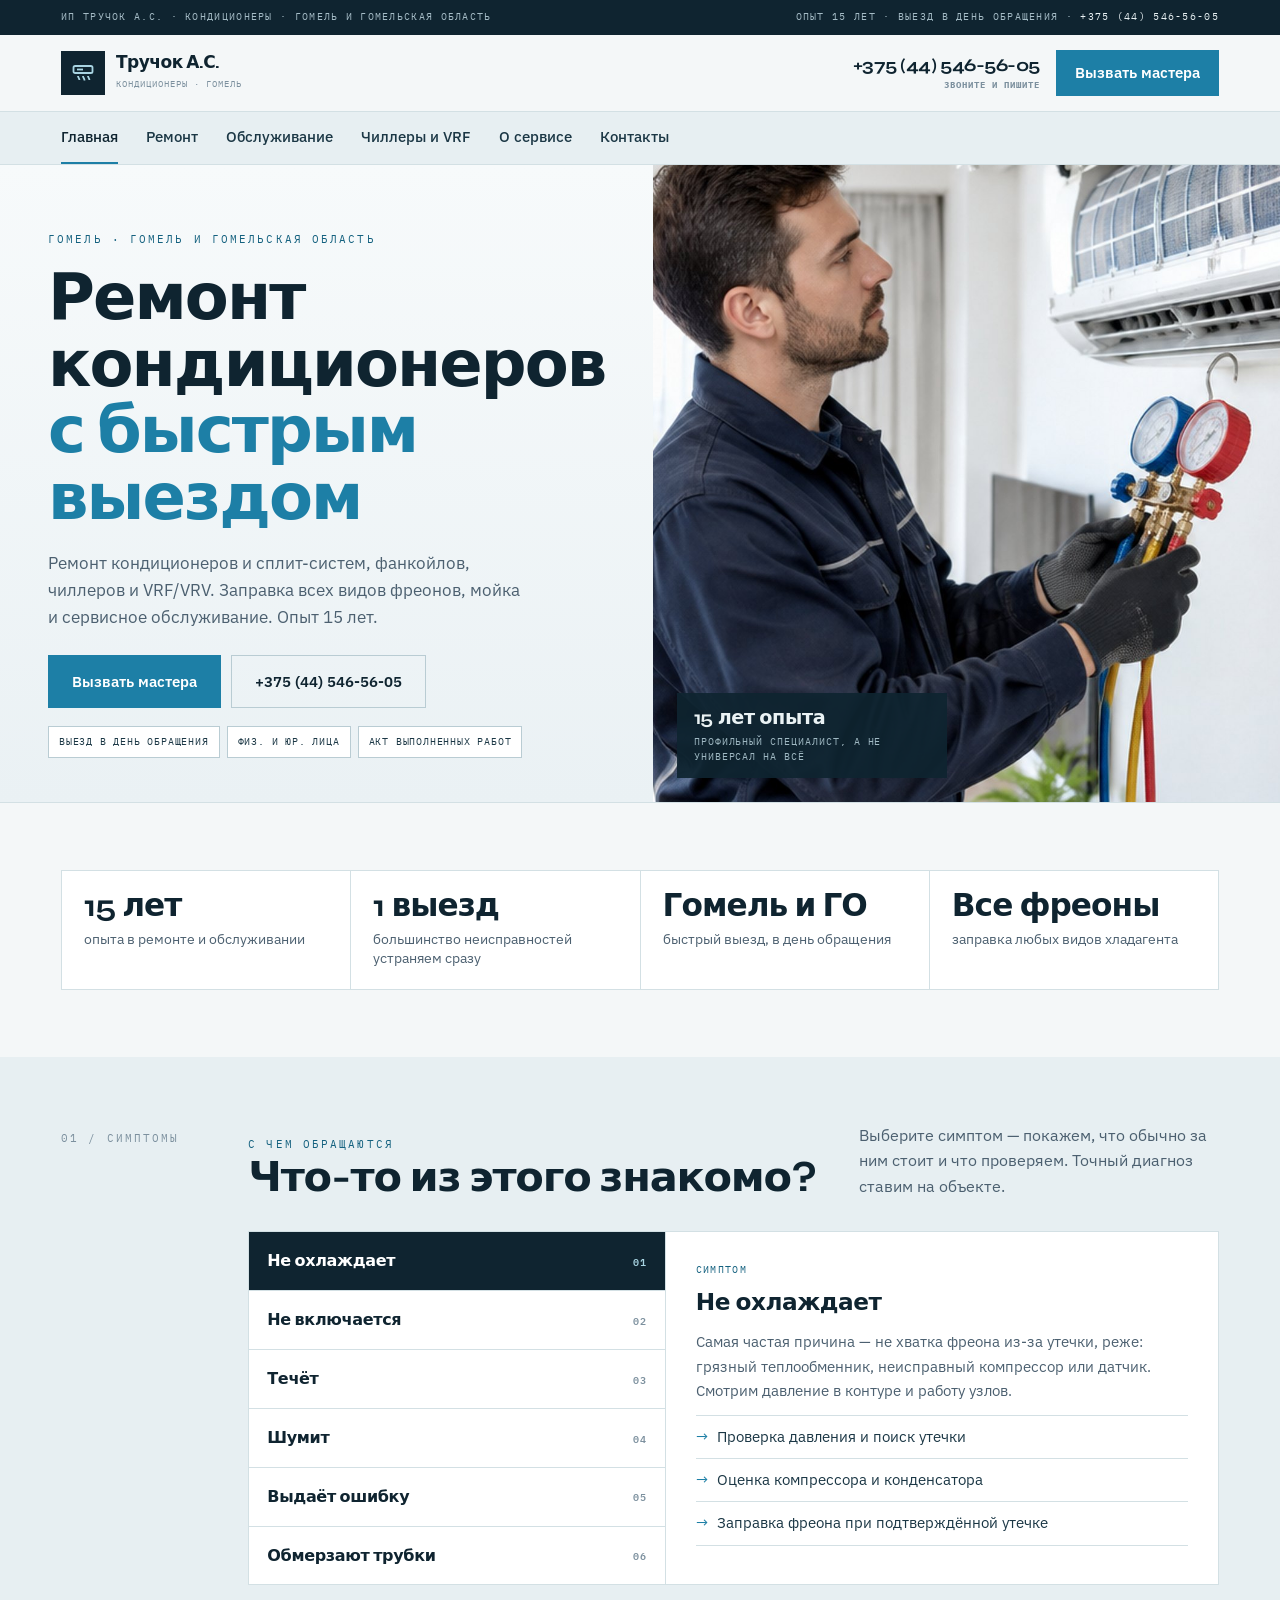
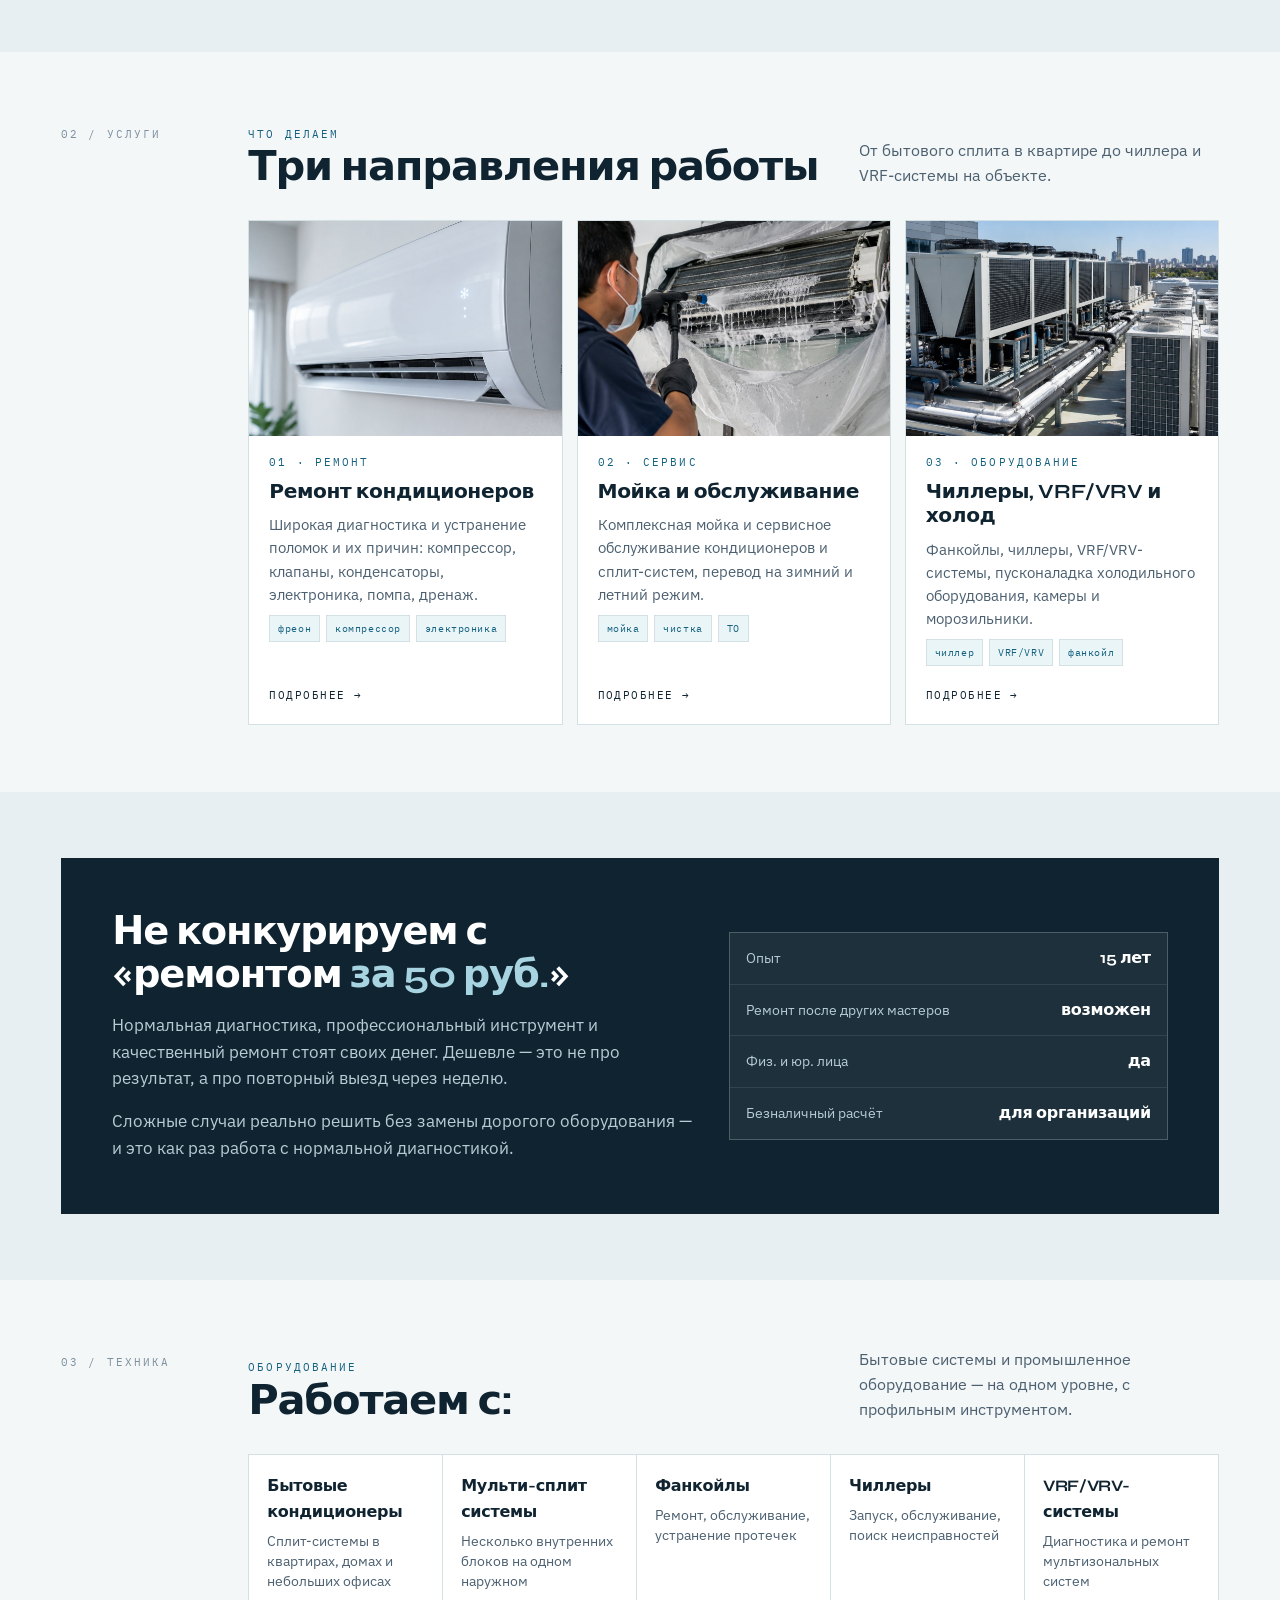
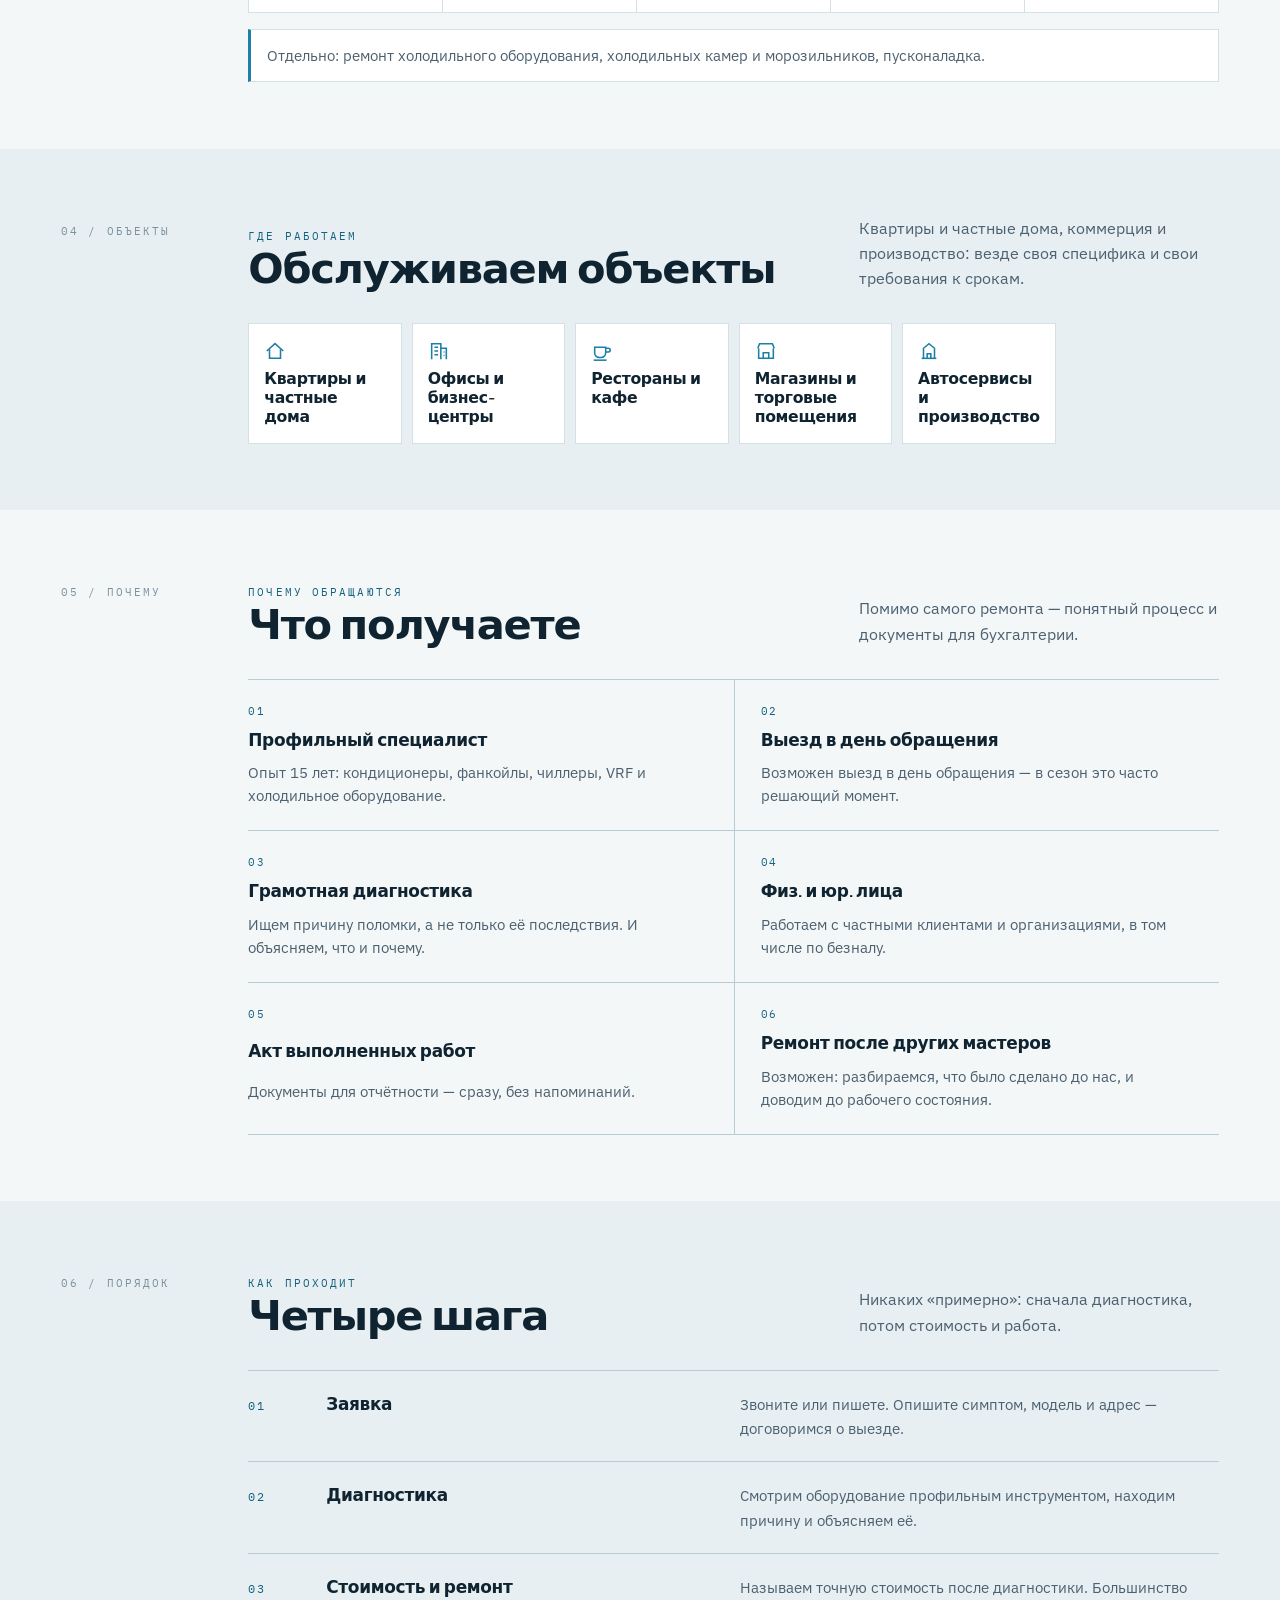
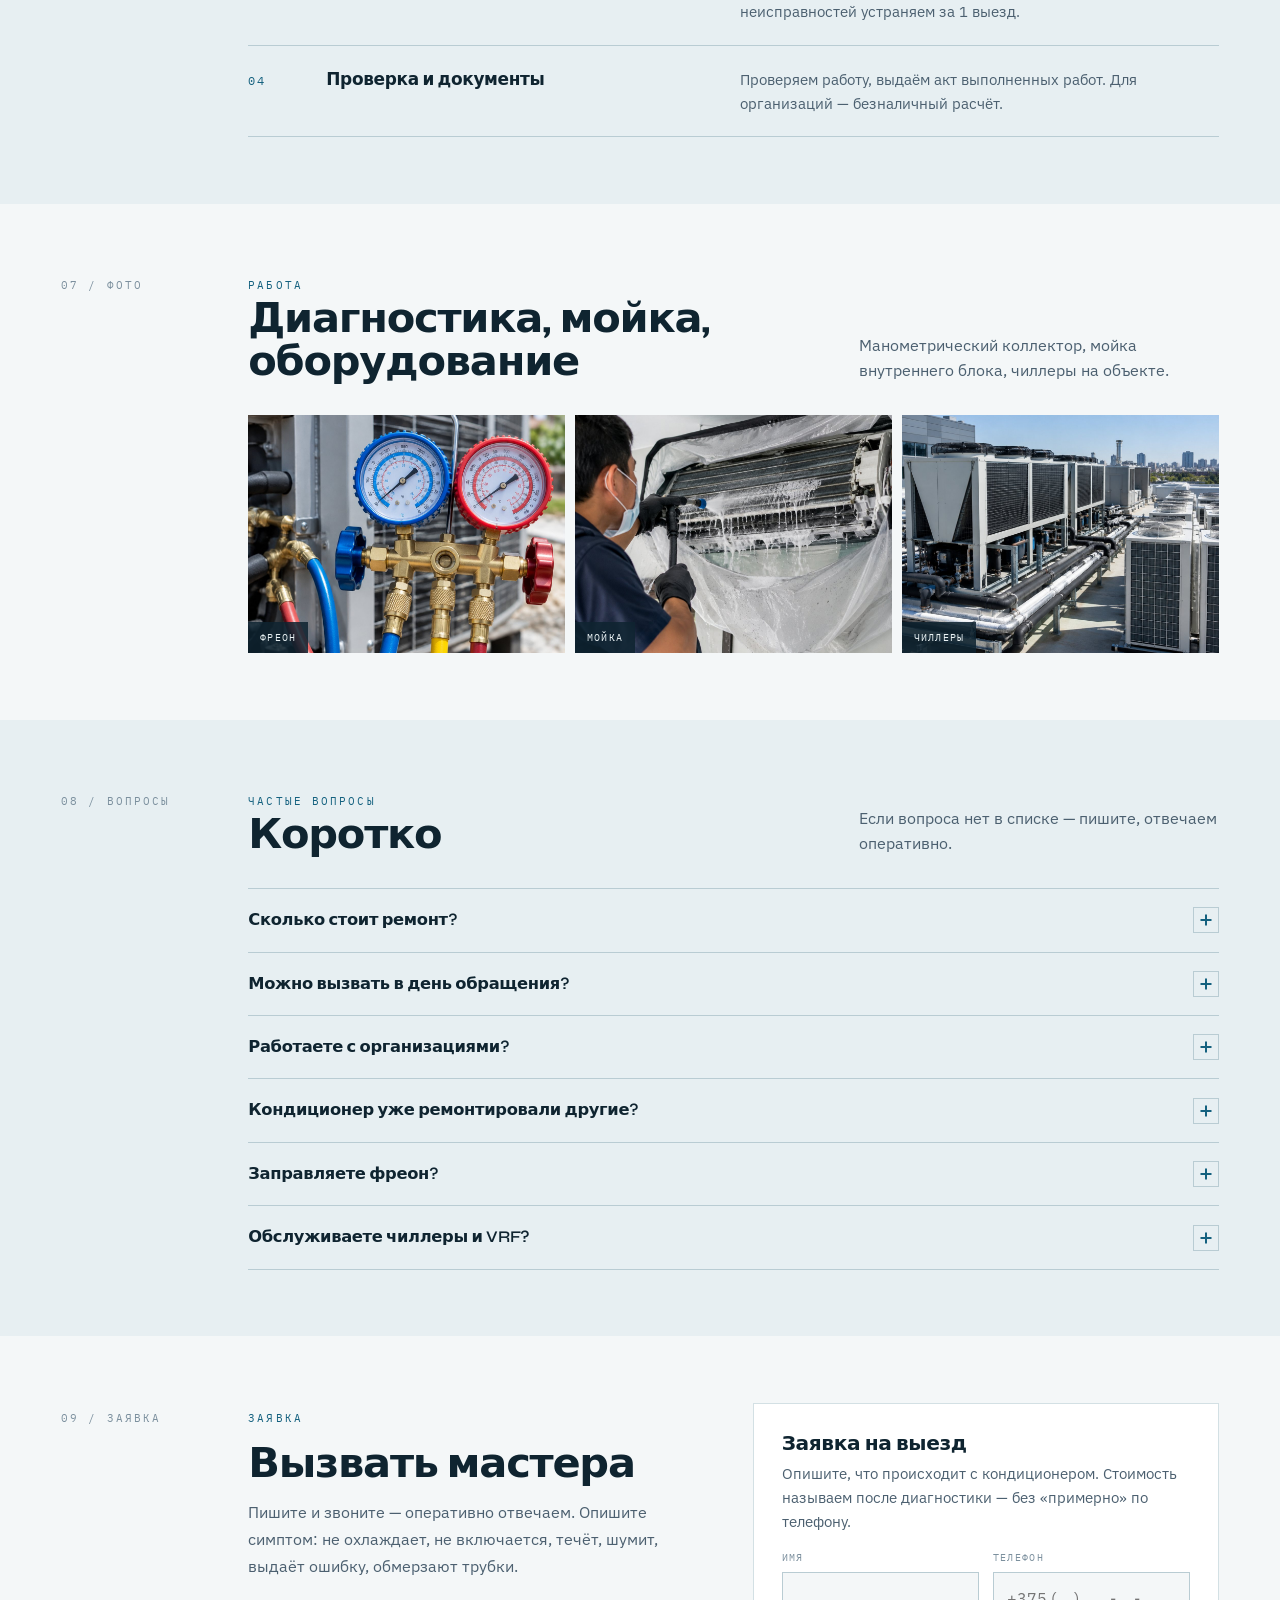
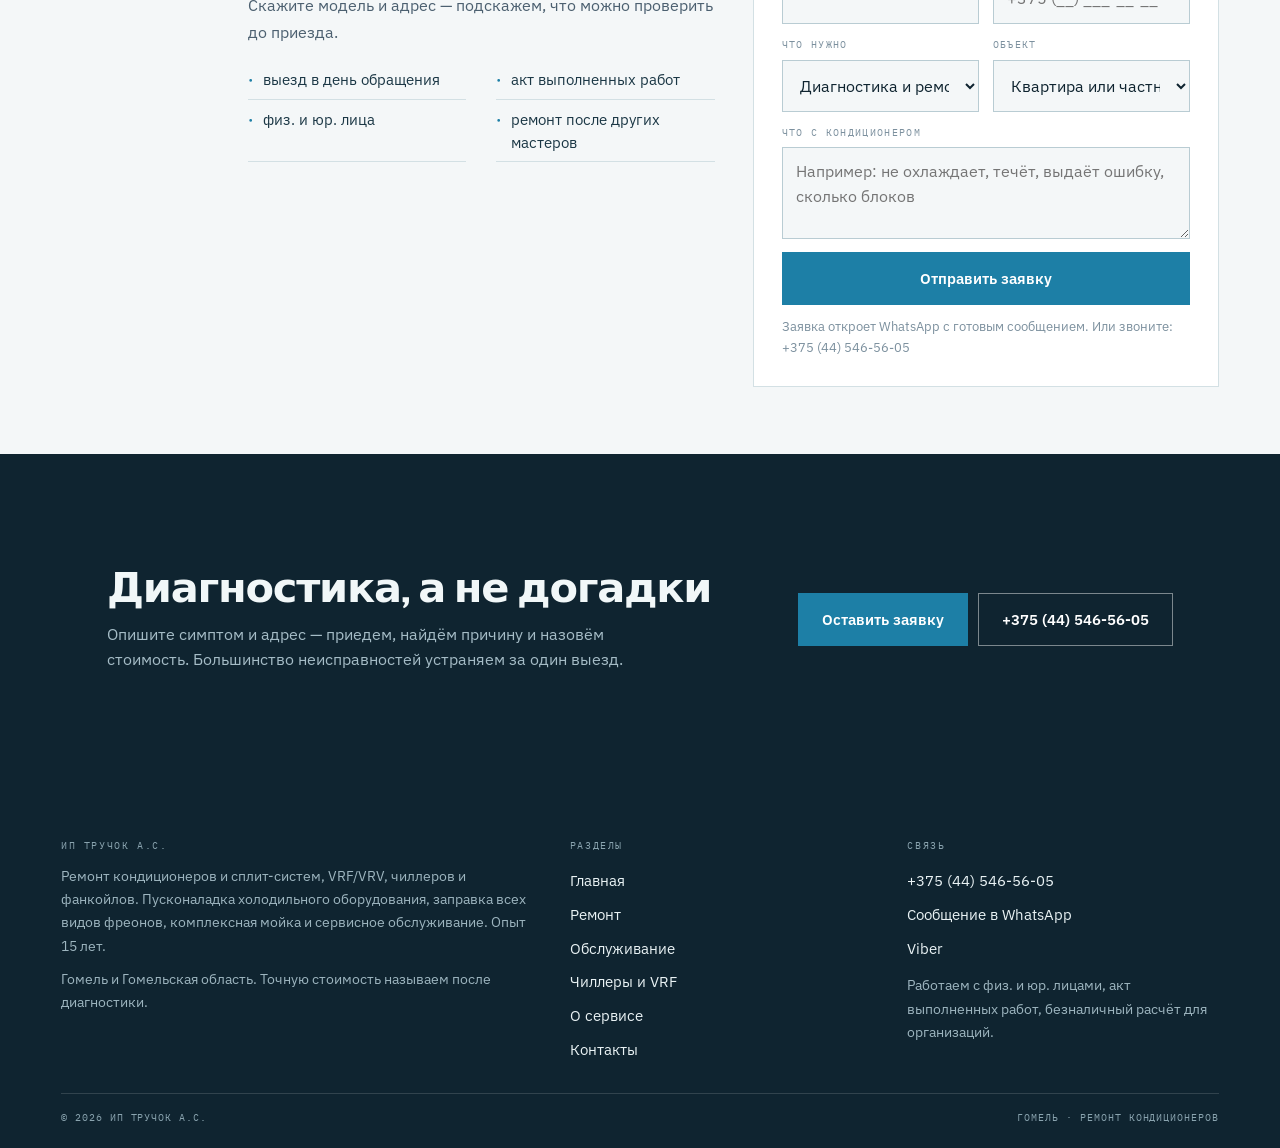
<file: index.html>
<!DOCTYPE html>
<html lang="ru">
<head>
<meta charset="utf-8">
<meta name="viewport" content="width=device-width, initial-scale=1">
<title>Ремонт кондиционеров в Гомеле — ИП Тручок А.С.</title>
<meta name="description" content="Ремонт кондиционеров и сплит-систем, фанкойлов, чиллеров, VRF/VRV в Гомеле и области. Заправка всех видов фреонов, мойка и обслуживание. Опыт 15 лет, выезд в день обращения. +375 (44) 546-56-05.">
<meta property="og:title" content="Ремонт кондиционеров в Гомеле — ИП Тручок А.С.">
<meta property="og:description" content="Ремонт кондиционеров и сплит-систем, фанкойлов, чиллеров, VRF/VRV в Гомеле и области. Заправка всех видов фреонов, мойка и обслуживание. Опыт 15 лет, выезд в день обращения. +375 (44) 546-56-05.">
<meta property="og:image" content="assets/img/hero.jpg">
<meta property="og:type" content="website">
<link rel="icon" href="assets/img/favicon.svg" type="image/svg+xml">
<link rel="preconnect" href="https://fonts.googleapis.com">
<link rel="preconnect" href="https://fonts.gstatic.com" crossorigin>
<link href="https://fonts.googleapis.com/css2?family=Syne:wght@600;700;800&family=IBM+Plex+Sans:wght@400;500;600&family=IBM+Plex+Mono:wght@400;500&display=swap" rel="stylesheet">
<link rel="stylesheet" href="assets/css/site.css">
</head>
<body>

<div class="topbar"><div class="wrap topbar__in">
<span>ИП Тручок А.С. · кондиционеры · Гомель и Гомельская область</span>
<span>Опыт 15 лет · выезд в день обращения · <a href="tel:+375445465605">+375 (44) 546-56-05</a></span>
</div></div>

<header class="hdr"><div class="wrap hdr__in">
<a class="logo" href="index.html"><i><svg viewBox="0 0 24 24" width="24" height="24" fill="none" stroke="#A8D4E2" stroke-width="1.8"><rect x="2.5" y="5" width="19" height="7" rx="1.6"/><path d="M6 8.5h6"/><path d="M7 15c0 1.6 1.4 2.2 1.4 4M12 15c0 1.8 1.5 2.3 1.5 4.4M17 15c0 1.6 1.4 2.2 1.4 4"/></svg></i><span><b>Тручок А.С.</b><span class="sub">кондиционеры · Гомель</span></span></a>
<span class="hdr__sp"></span>
<a class="hdr__tel" href="tel:+375445465605">+375 (44) 546-56-05<span>звоните и пишите</span></a>
<a class="btn" href="index.html#zayavka">Вызвать мастера</a>
<button class="burger" id="burger" aria-label="Меню" aria-expanded="false" aria-controls="drawer"><span></span><span></span><span></span></button>
</div></header>

<nav class="nav" aria-label="Разделы"><div class="wrap nav__in"><a href="index.html" aria-current="page">Главная</a><a href="remont.html">Ремонт</a><a href="obsluzhivanie.html">Обслуживание</a><a href="holod.html">Чиллеры и VRF</a><a href="o-nas.html">О сервисе</a><a href="kontakty.html">Контакты</a></div></nav>
<main>
<section class="hero"><div class="hero__grid">
<div class="hero__txt">
<span class="kick">Гомель · Гомель и Гомельская область</span>
<h1>Ремонт кондиционеров <em>с быстрым выездом</em></h1>
<p class="hero__lead">Ремонт кондиционеров и сплит-систем, фанкойлов, чиллеров и VRF/VRV. Заправка всех видов фреонов, мойка и сервисное обслуживание. Опыт 15 лет.</p>
<div class="hero__cta"><a class="btn" href="#zayavka">Вызвать мастера</a><a class="btn btn--ghost" href="tel:+375445465605">+375 (44) 546-56-05</a></div>
<div class="hero__tags"><span>Выезд в день обращения</span><span>Физ. и юр. лица</span><span>Акт выполненных работ</span></div>
</div>
<div class="hero__img">
<img src="assets/img/hero.jpg" alt="Мастер обслуживает кондиционер с манометрическим коллектором" fetchpriority="high">
<div class="hero__badge"><b>15 лет опыта</b><span>профильный специалист, а не универсал на всё</span></div>
</div>
</div></section>

<section class="band"><div class="wrap"><div class="facts">
<div><b>15 лет</b><span>опыта в ремонте и обслуживании</span></div>
<div><b>1 выезд</b><span>большинство неисправностей устраняем сразу</span></div>
<div><b>Гомель и ГО</b><span>быстрый выезд, в день обращения</span></div>
<div><b>Все фреоны</b><span>заправка любых видов хладагента</span></div>
</div></div></section>

<section class="band band--alt"><div class="wrap sect"><div class="sect__side"><span class="mono">01 / симптомы</span></div><div class="sect__main">
<div class="sect__head"><div><span class="kick">С чем обращаются</span><h2>Что-то из этого знакомо?</h2></div><p>Выберите симптом — покажем, что обычно за ним стоит и что проверяем. Точный диагноз ставим на объекте.</p></div>
<div class="sym" id="sym">
<div class="sym__list" role="tablist" aria-label="Симптомы">
<button type="button" data-sym="cool" role="tab" aria-selected="true">Не охлаждает <span>01</span></button>
<button type="button" data-sym="on" role="tab" aria-selected="false">Не включается <span>02</span></button>
<button type="button" data-sym="leak" role="tab" aria-selected="false">Течёт <span>03</span></button>
<button type="button" data-sym="noise" role="tab" aria-selected="false">Шумит <span>04</span></button>
<button type="button" data-sym="err" role="tab" aria-selected="false">Выдаёт ошибку <span>05</span></button>
<button type="button" data-sym="frost" role="tab" aria-selected="false">Обмерзают трубки <span>06</span></button>
</div>
<div class="sym__panel" id="symOut" role="tabpanel"></div>
</div>
</div></div></section>

<section class="band"><div class="wrap sect"><div class="sect__side"><span class="mono">02 / услуги</span></div><div class="sect__main">
<div class="sect__head"><div><span class="kick">Что делаем</span><h2>Три направления работы</h2></div><p>От бытового сплита в квартире до чиллера и VRF-системы на объекте.</p></div>
<div class="grid3">
<article class="card"><div class="card__img"><img src="assets/img/split.jpg" alt="Ремонт сплит-системы" loading="lazy"></div><div class="card__b"><span class="kick">01 · ремонт</span><h3>Ремонт кондиционеров</h3><p>Широкая диагностика и устранение поломок и их причин: компрессор, клапаны, конденсаторы, электроника, помпа, дренаж.</p><div class="tags"><span>фреон</span><span>компрессор</span><span>электроника</span></div><a class="card__more" href="remont.html">Подробнее</a></div></article>
<article class="card"><div class="card__img"><img src="assets/img/wash.jpg" alt="Мойка внутреннего блока кондиционера" loading="lazy"></div><div class="card__b"><span class="kick">02 · сервис</span><h3>Мойка и обслуживание</h3><p>Комплексная мойка и сервисное обслуживание кондиционеров и сплит-систем, перевод на зимний и летний режим.</p><div class="tags"><span>мойка</span><span>чистка</span><span>ТО</span></div><a class="card__more" href="obsluzhivanie.html">Подробнее</a></div></article>
<article class="card"><div class="card__img"><img src="assets/img/chiller.jpg" alt="Чиллеры и VRF системы" loading="lazy"></div><div class="card__b"><span class="kick">03 · оборудование</span><h3>Чиллеры, VRF/VRV и холод</h3><p>Фанкойлы, чиллеры, VRF/VRV-системы, пусконаладка холодильного оборудования, камеры и морозильники.</p><div class="tags"><span>чиллер</span><span>VRF/VRV</span><span>фанкойл</span></div><a class="card__more" href="holod.html">Подробнее</a></div></article>
</div>
</div></div></section>

<section class="band band--alt"><div class="wrap"><div class="quote">
<div class="quote__row">
<div>
<b>Не конкурируем с «ремонтом <i>за 50 руб.</i>»</b>
<p>Нормальная диагностика, профессиональный инструмент и качественный ремонт стоят своих денег. Дешевле — это не про результат, а про повторный выезд через неделю.</p>
<p>Сложные случаи реально решить без замены дорогого оборудования — и это как раз работа с нормальной диагностикой.</p>
</div>
<div class="quote__facts">
<div><span>Опыт</span><b>15 лет</b></div>
<div><span>Ремонт после других мастеров</span><b>возможен</b></div>
<div><span>Физ. и юр. лица</span><b>да</b></div>
<div><span>Безналичный расчёт</span><b>для организаций</b></div>
</div>
</div>
</div></div></section>

<section class="band"><div class="wrap sect"><div class="sect__side"><span class="mono">03 / техника</span></div><div class="sect__main">
<div class="sect__head"><div><span class="kick">Оборудование</span><h2>Работаем с:</h2></div><p>Бытовые системы и промышленное оборудование — на одном уровне, с профильным инструментом.</p></div>
<div class="eq">
<div><b>Бытовые кондиционеры</b><p>Сплит-системы в квартирах, домах и небольших офисах</p></div>
<div><b>Мульти-сплит системы</b><p>Несколько внутренних блоков на одном наружном</p></div>
<div><b>Фанкойлы</b><p>Ремонт, обслуживание, устранение протечек</p></div>
<div><b>Чиллеры</b><p>Запуск, обслуживание, поиск неисправностей</p></div>
<div><b>VRF/VRV-системы</b><p>Диагностика и ремонт мультизональных систем</p></div>
</div>
<div class="note">Отдельно: ремонт холодильного оборудования, холодильных камер и морозильников, пусконаладка.</div>
</div></div></section>

<section class="band band--alt"><div class="wrap sect"><div class="sect__side"><span class="mono">04 / объекты</span></div><div class="sect__main">
<div class="sect__head"><div><span class="kick">Где работаем</span><h2>Обслуживаем объекты</h2></div><p>Квартиры и частные дома, коммерция и производство: везде своя специфика и свои требования к срокам.</p></div>
<div class="obj">
<div><svg viewBox="0 0 24 24"><path d="M3 12l9-8 9 8"/><path d="M6 10v10h12V10"/></svg><b>Квартиры и частные дома</b></div>
<div><svg viewBox="0 0 24 24"><path d="M4 21V4h10v17"/><path d="M14 9h6v12"/><path d="M7 8h4M7 12h4M7 16h4M17 13h1M17 17h1"/></svg><b>Офисы и бизнес-центры</b></div>
<div><svg viewBox="0 0 24 24"><path d="M4 8h12v6a5 5 0 0 1-5 5H9a5 5 0 0 1-5-5z"/><path d="M16 9h3a2 2 0 0 1 0 4h-3"/><path d="M3 22h14"/></svg><b>Рестораны и кафе</b></div>
<div><svg viewBox="0 0 24 24"><path d="M3 9l2-5h14l2 5"/><path d="M4 9v11h16V9"/><path d="M9 20v-6h6v6"/></svg><b>Магазины и торговые помещения</b></div>
<div><svg viewBox="0 0 24 24"><path d="M4 20h16"/><path d="M6 20V9l6-5 6 5v11"/><path d="M10 20v-5h4v5"/></svg><b>Автосервисы и производство</b></div>
</div>
</div></div></section>

<section class="band"><div class="wrap sect"><div class="sect__side"><span class="mono">05 / почему</span></div><div class="sect__main">
<div class="sect__head"><div><span class="kick">Почему обращаются</span><h2>Что получаете</h2></div><p>Помимо самого ремонта — понятный процесс и документы для бухгалтерии.</p></div>
<div class="adv">
<div><i>01</i><b>Профильный специалист</b><p>Опыт 15 лет: кондиционеры, фанкойлы, чиллеры, VRF и холодильное оборудование.</p></div>
<div><i>02</i><b>Выезд в день обращения</b><p>Возможен выезд в день обращения — в сезон это часто решающий момент.</p></div>
<div><i>03</i><b>Грамотная диагностика</b><p>Ищем причину поломки, а не только её последствия. И объясняем, что и почему.</p></div>
<div><i>04</i><b>Физ. и юр. лица</b><p>Работаем с частными клиентами и организациями, в том числе по безналу.</p></div>
<div><i>05</i><b>Акт выполненных работ</b><p>Документы для отчётности — сразу, без напоминаний.</p></div>
<div><i>06</i><b>Ремонт после других мастеров</b><p>Возможен: разбираемся, что было сделано до нас, и доводим до рабочего состояния.</p></div>
</div>
</div></div></section>

<section class="band band--alt"><div class="wrap sect"><div class="sect__side"><span class="mono">06 / порядок</span></div><div class="sect__main">
<div class="sect__head"><div><span class="kick">Как проходит</span><h2>Четыре шага</h2></div><p>Никаких «примерно»: сначала диагностика, потом стоимость и работа.</p></div>
<ol class="steps">
<li><span class="n">01</span><b>Заявка</b><p>Звоните или пишете. Опишите симптом, модель и адрес — договоримся о выезде.</p></li>
<li><span class="n">02</span><b>Диагностика</b><p>Смотрим оборудование профильным инструментом, находим причину и объясняем её.</p></li>
<li><span class="n">03</span><b>Стоимость и ремонт</b><p>Называем точную стоимость после диагностики. Большинство неисправностей устраняем за 1 выезд.</p></li>
<li><span class="n">04</span><b>Проверка и документы</b><p>Проверяем работу, выдаём акт выполненных работ. Для организаций — безналичный расчёт.</p></li>
</ol>
</div></div></section>

<section class="band"><div class="wrap sect"><div class="sect__side"><span class="mono">07 / фото</span></div><div class="sect__main">
<div class="sect__head"><div><span class="kick">Работа</span><h2>Диагностика, мойка, оборудование</h2></div><p>Манометрический коллектор, мойка внутреннего блока, чиллеры на объекте.</p></div>
<div class="strip">
<figure><img src="assets/img/freon.jpg" alt="Манометрический коллектор на наружном блоке" loading="lazy"><figcaption>Фреон</figcaption></figure>
<figure><img src="assets/img/wash.jpg" alt="Мойка внутреннего блока" loading="lazy"><figcaption>Мойка</figcaption></figure>
<figure><img src="assets/img/chiller.jpg" alt="Чиллеры на крыше" loading="lazy"><figcaption>Чиллеры</figcaption></figure>
</div>
</div></div></section>

<section class="band band--alt"><div class="wrap sect"><div class="sect__side"><span class="mono">08 / вопросы</span></div><div class="sect__main">
<div class="sect__head"><div><span class="kick">Частые вопросы</span><h2>Коротко</h2></div><p>Если вопроса нет в списке — пишите, отвечаем оперативно.</p></div>
<div class="faq">
<div class="faq__i" data-open="false"><button class="faq__q" aria-expanded="false">Сколько стоит ремонт?<i></i></button><div class="faq__a">Точную стоимость называем после диагностики: она зависит от неисправности и модели. По телефону честно называть цену «на глаз» не будем — это как раз то, чем грешат дешёвые мастера.</div></div>
<div class="faq__i" data-open="false"><button class="faq__q" aria-expanded="false">Можно вызвать в день обращения?<i></i></button><div class="faq__a">Да, возможен выезд в день обращения. В сезон лучше звонить с утра — так больше шансов попасть в тот же день.</div></div>
<div class="faq__i" data-open="false"><button class="faq__q" aria-expanded="false">Работаете с организациями?<i></i></button><div class="faq__a">Да. Работаем с физическими и юридическими лицами: акт выполненных работ, безналичный расчёт для организаций.</div></div>
<div class="faq__i" data-open="false"><button class="faq__q" aria-expanded="false">Кондиционер уже ремонтировали другие?<i></i></button><div class="faq__a">Возможен ремонт после других мастеров. Смотрим, что было сделано, находим причину и предлагаем решение.</div></div>
<div class="faq__i" data-open="false"><button class="faq__q" aria-expanded="false">Заправляете фреон?<i></i></button><div class="faq__a">Заправка всех видов фреонов. Если система обмерзает или не холодит — сначала ищем утечку и вакуумируем систему, иначе заправка уйдёт в воздух.</div></div>
<div class="faq__i" data-open="false"><button class="faq__q" aria-expanded="false">Обслуживаете чиллеры и VRF?<i></i></button><div class="faq__a">Да: чиллеры, VRF/VRV-системы, фанкойлы. Также пусконаладка холодильного оборудования, ремонт холодильных камер и морозильников.</div></div>
</div>
</div></div></section>

<section class="band"><div class="wrap sect"><div class="sect__side"><span class="mono">09 / заявка</span></div><div class="sect__main" id="zayavka">
<div class="two" style="align-items:start">
<div class="prose"><span class="kick">Заявка</span><h2 style="margin:12px 0 14px">Вызвать мастера</h2>
<p>Пишите и звоните — оперативно отвечаем. Опишите симптом: не охлаждает, не включается, течёт, шумит, выдаёт ошибку, обмерзают трубки.</p>
<p>Скажите модель и адрес — подскажем, что можно проверить до приезда.</p>
<ul class="clean cols2" style="margin-top:14px"><li>выезд в день обращения</li><li>акт выполненных работ</li><li>физ. и юр. лица</li><li>ремонт после других мастеров</li></ul></div>
<div class="form">
<h3>Заявка на выезд</h3>
<p style="color:var(--body);font-size:14.8px;margin:6px 0 16px">Опишите, что происходит с кондиционером. Стоимость называем после диагностики — без «примерно» по телефону.</p>
<form data-wa="Прошу диагностику и ремонт." novalidate>
<div class="row">
<div class="fld"><label for="f-name">Имя</label><input id="f-name" name="name" type="text" autocomplete="name"></div>
<div class="fld"><label for="f-phone">Телефон</label><input id="f-phone" name="phone" type="tel" autocomplete="tel" placeholder="+375 (__) ___-__-__" required></div>
</div>
<div class="row">
<div class="fld"><label for="f-what">Что нужно</label>
<select id="f-what" name="what">
<option>Диагностика и ремонт</option>
<option>Мойка и сервисное обслуживание</option>
<option>Заправка фреона</option>
<option>Обслуживание чиллера / VRF</option>
<option>Ремонт фанкойла</option>
<option>Холодильное оборудование</option>
<option>Не знаю, нужна консультация</option>
</select></div>
<div class="fld"><label for="f-object">Объект</label>
<select id="f-object" name="object">
<option>Квартира или частный дом</option>
<option>Офис / бизнес-центр</option>
<option>Ресторан, кафе</option>
<option>Магазин, торговое помещение</option>
<option>Автосервис / производство</option>
</select></div>
</div>
<div class="fld"><label for="f-msg">Что с кондиционером</label><textarea id="f-msg" name="message" placeholder="Например: не охлаждает, течёт, выдаёт ошибку, сколько блоков"></textarea></div>
<button class="btn" type="submit" style="width:100%">Отправить заявку</button>
<div class="formout" aria-live="polite"></div>
<p class="hint">Заявка откроет WhatsApp с готовым сообщением. Или звоните: +375 (44) 546-56-05</p>
</form>
</div>
</div>
</div></div></section>

<section class="band band--dark"><div class="wrap"><div class="cta">
<div><h2>Диагностика, а не догадки</h2><p>Опишите симптом и адрес — приедем, найдём причину и назовём стоимость. Большинство неисправностей устраняем за один выезд.</p></div>
<div class="cta__act"><a class="btn" href="#zayavka">Оставить заявку</a><a class="btn btn--w" href="tel:+375445465605">+375 (44) 546-56-05</a></div>
</div></div></section>

</main>

<footer class="foot"><div class="wrap">
<div class="foot__grid">
<div><h4>ИП Тручок А.С.</h4>
<p>Ремонт кондиционеров и сплит-систем, VRF/VRV, чиллеров и фанкойлов. Пусконаладка холодильного оборудования, заправка всех видов фреонов, комплексная мойка и сервисное обслуживание. Опыт 15 лет.</p>
<p style="margin-top:10px">Гомель и Гомельская область. Точную стоимость называем после диагностики.</p></div>
<div><h4>Разделы</h4><a href="index.html">Главная</a><a href="remont.html">Ремонт</a><a href="obsluzhivanie.html">Обслуживание</a><a href="holod.html">Чиллеры и VRF</a><a href="o-nas.html">О сервисе</a><a href="kontakty.html">Контакты</a></div>
<div><h4>Связь</h4>
<a href="tel:+375445465605">+375 (44) 546-56-05</a>
<a href="https://wa.me/375445465605" target="_blank" rel="noopener">Сообщение в WhatsApp</a>
<a href="viber://chat?number=%2B375445465605">Viber</a>
<p style="margin-top:8px">Работаем с физ. и юр. лицами, акт выполненных работ, безналичный расчёт для организаций.</p></div>
</div>
<div class="foot__bot"><span>© <span data-year>2026</span> ИП Тручок А.С.</span><span>Гомель · ремонт кондиционеров</span></div>
</div></footer>

<div class="fbar">
<a href="tel:+375445465605"><svg viewBox="0 0 24 24"><path d="M5 4h4l2 5-2.5 1.5a12 12 0 0 0 5 5L15 13l5 2v4a2 2 0 0 1-2 2A16 16 0 0 1 3 6a2 2 0 0 1 2-2z"/></svg>Позвонить</a>
<a href="https://wa.me/375445465605" target="_blank" rel="noopener"><svg viewBox="0 0 24 24"><path d="M12 3c5 0 9 3.4 9 7.6 0 4.2-4 7.6-9 7.6-1 0-2-.1-2.9-.4L5 20l.8-3.2C4.1 15.3 3 13.1 3 10.6 3 6.4 7 3 12 3z"/></svg>WhatsApp</a>
<a href="index.html#zayavka"><svg viewBox="0 0 24 24"><path d="M4 6h16v12H4z"/><path d="M4 7l8 6 8-6"/></svg>Заявка</a>
</div>

<div class="drawer" id="drawer" data-open="false" aria-hidden="true"><div class="drawer__inner">
<div class="drawer__top"><span class="mono">Меню</span><button class="drawer__close" id="drawerClose" aria-label="Закрыть меню"></button></div>
<a class="dl" href="index.html">Главная</a><a class="dl" href="remont.html">Ремонт</a><a class="dl" href="obsluzhivanie.html">Обслуживание</a><a class="dl" href="holod.html">Чиллеры и VRF</a><a class="dl" href="o-nas.html">О сервисе</a><a class="dl" href="kontakty.html">Контакты</a>
<a class="btn" href="tel:+375445465605" style="margin-top:18px">Позвонить: +375 (44) 546-56-05</a>
</div></div>

<script src="assets/js/main.js" defer></script>
</body></html>
</file>
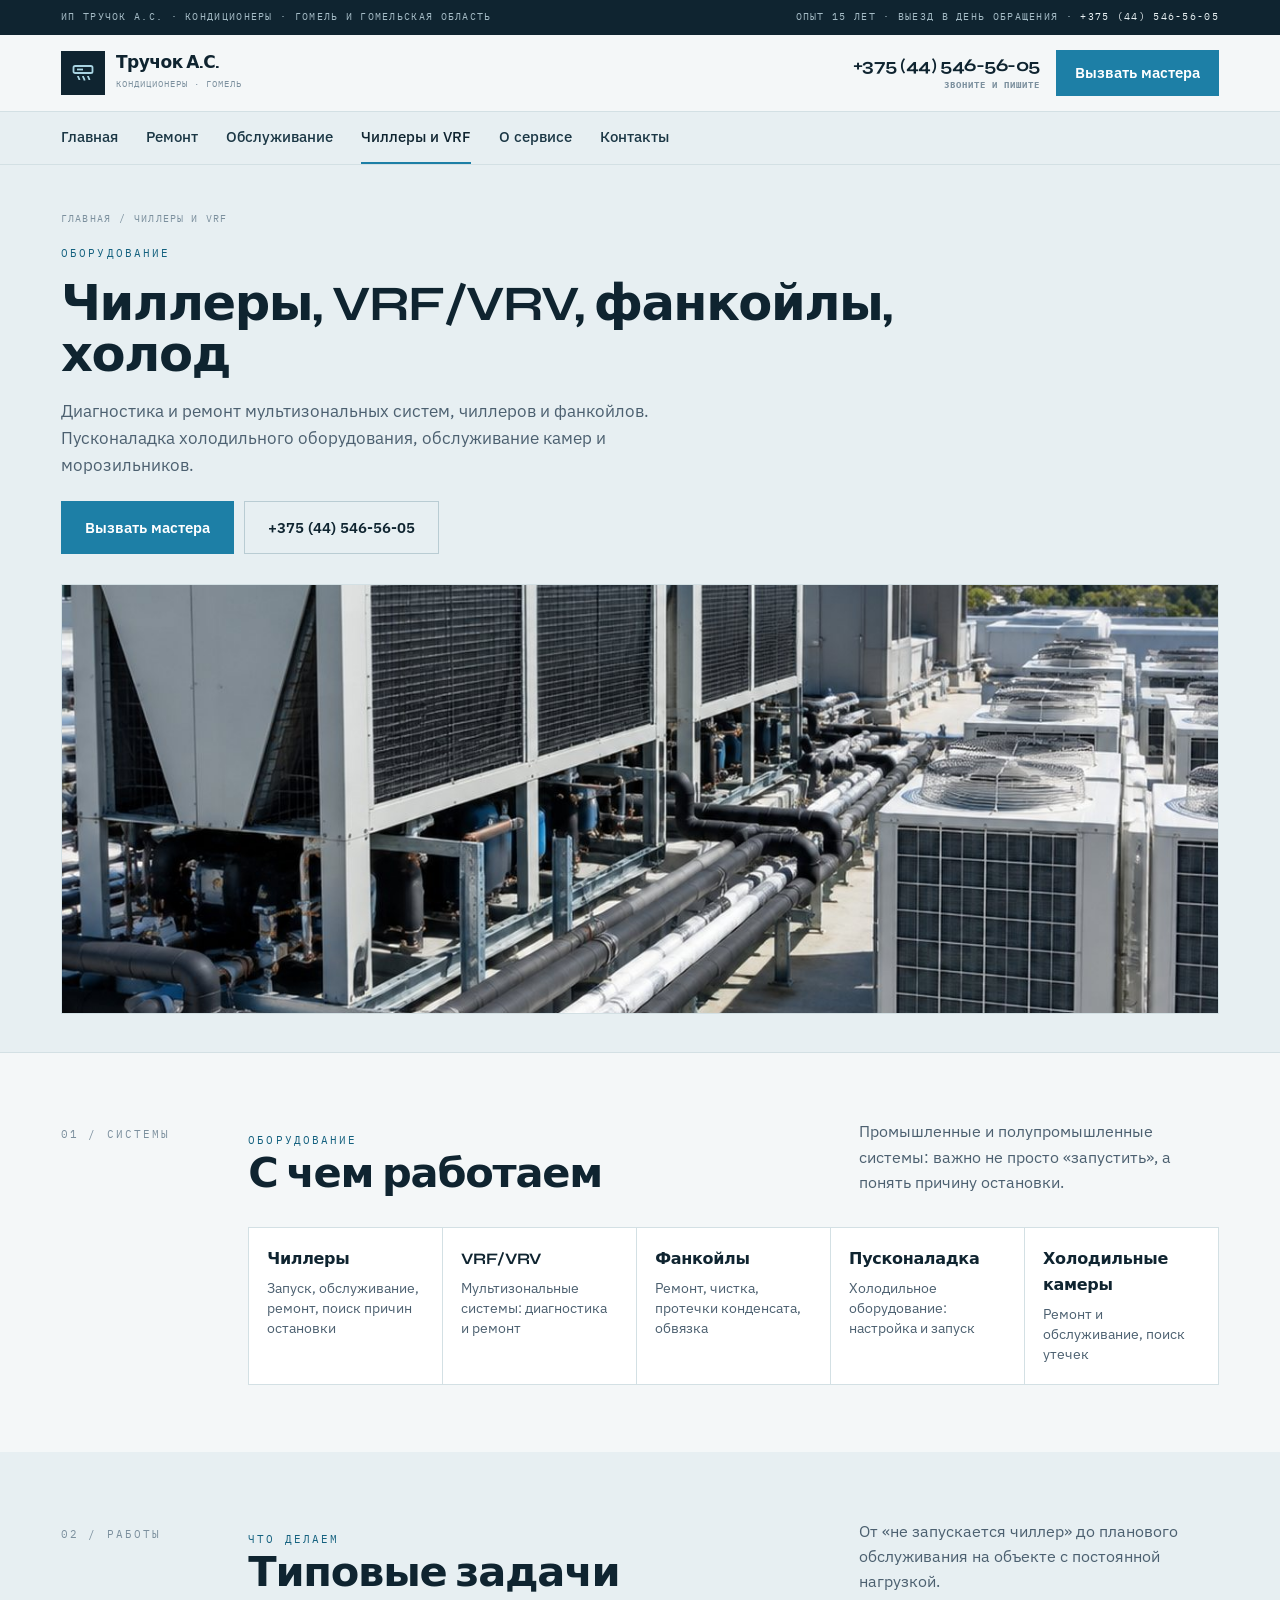
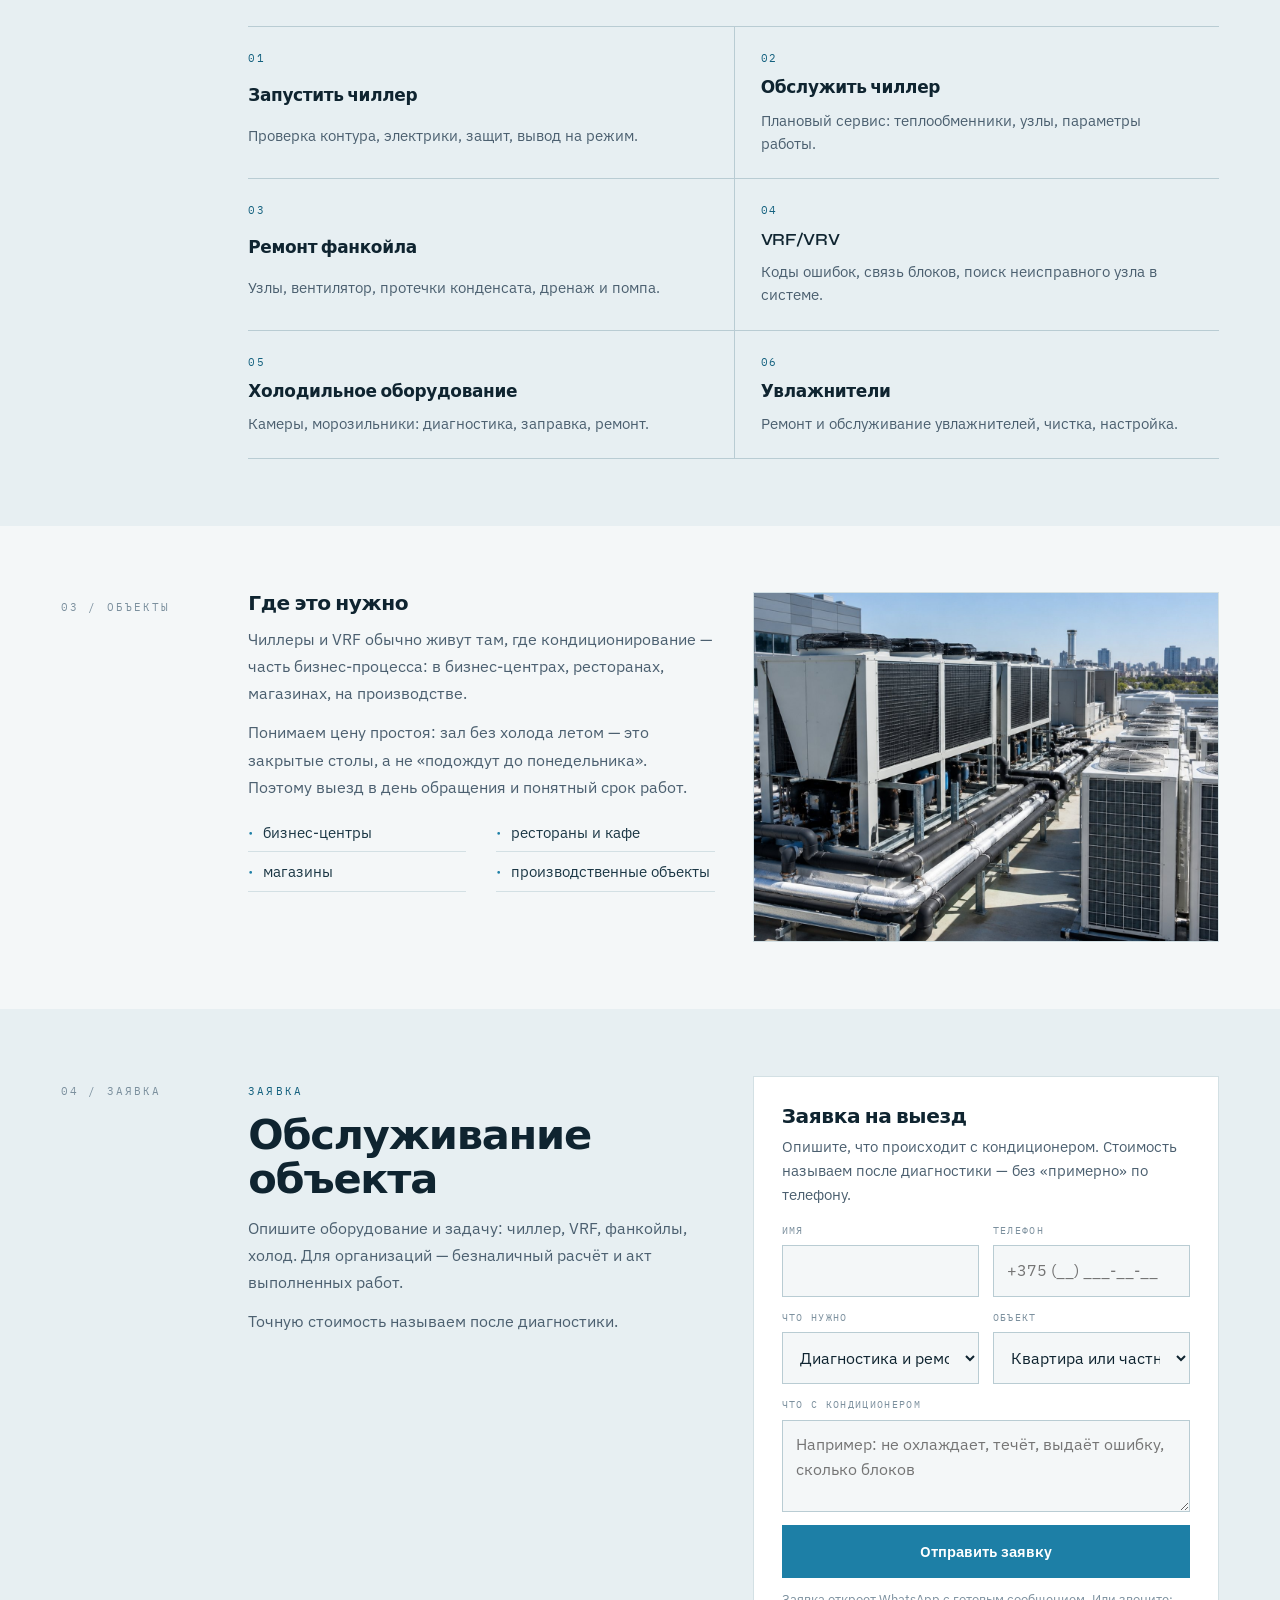
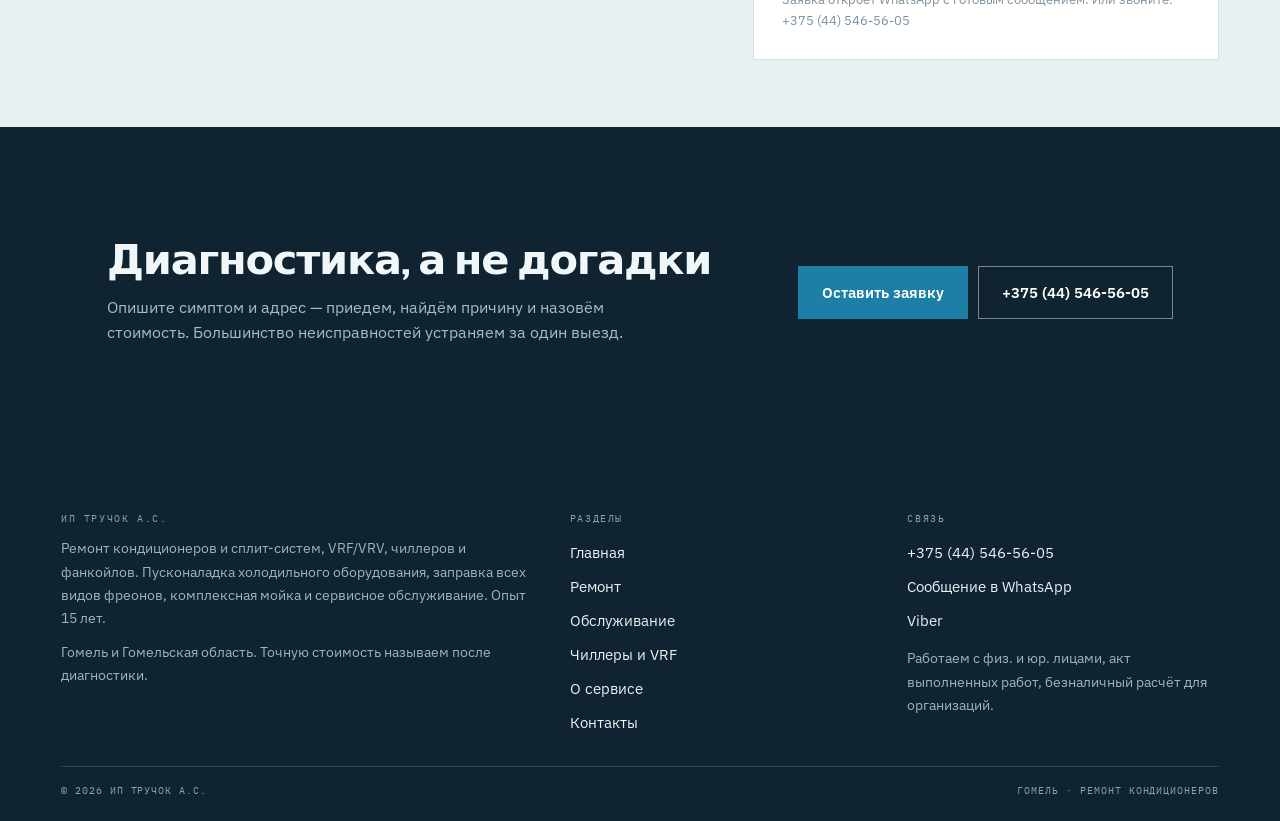
<file: holod.html>
<!DOCTYPE html>
<html lang="ru">
<head>
<meta charset="utf-8">
<meta name="viewport" content="width=device-width, initial-scale=1">
<title>Чиллеры, VRF/VRV, фанкойлы, холодильное оборудование — Гомель</title>
<meta name="description" content="Ремонт и обслуживание чиллеров, VRF/VRV-систем, фанкойлов, холодильного оборудования, камер и морозильников в Гомеле. Пусконаладка, заправка фреонов, опыт 15 лет.">
<meta property="og:title" content="Чиллеры, VRF/VRV, фанкойлы, холодильное оборудование — Гомель">
<meta property="og:description" content="Ремонт и обслуживание чиллеров, VRF/VRV-систем, фанкойлов, холодильного оборудования, камер и морозильников в Гомеле. Пусконаладка, заправка фреонов, опыт 15 лет.">
<meta property="og:image" content="assets/img/hero.jpg">
<meta property="og:type" content="website">
<link rel="icon" href="assets/img/favicon.svg" type="image/svg+xml">
<link rel="preconnect" href="https://fonts.googleapis.com">
<link rel="preconnect" href="https://fonts.gstatic.com" crossorigin>
<link href="https://fonts.googleapis.com/css2?family=Syne:wght@600;700;800&family=IBM+Plex+Sans:wght@400;500;600&family=IBM+Plex+Mono:wght@400;500&display=swap" rel="stylesheet">
<link rel="stylesheet" href="assets/css/site.css">
</head>
<body>

<div class="topbar"><div class="wrap topbar__in">
<span>ИП Тручок А.С. · кондиционеры · Гомель и Гомельская область</span>
<span>Опыт 15 лет · выезд в день обращения · <a href="tel:+375445465605">+375 (44) 546-56-05</a></span>
</div></div>

<header class="hdr"><div class="wrap hdr__in">
<a class="logo" href="index.html"><i><svg viewBox="0 0 24 24" width="24" height="24" fill="none" stroke="#A8D4E2" stroke-width="1.8"><rect x="2.5" y="5" width="19" height="7" rx="1.6"/><path d="M6 8.5h6"/><path d="M7 15c0 1.6 1.4 2.2 1.4 4M12 15c0 1.8 1.5 2.3 1.5 4.4M17 15c0 1.6 1.4 2.2 1.4 4"/></svg></i><span><b>Тручок А.С.</b><span class="sub">кондиционеры · Гомель</span></span></a>
<span class="hdr__sp"></span>
<a class="hdr__tel" href="tel:+375445465605">+375 (44) 546-56-05<span>звоните и пишите</span></a>
<a class="btn" href="index.html#zayavka">Вызвать мастера</a>
<button class="burger" id="burger" aria-label="Меню" aria-expanded="false" aria-controls="drawer"><span></span><span></span><span></span></button>
</div></header>

<nav class="nav" aria-label="Разделы"><div class="wrap nav__in"><a href="index.html">Главная</a><a href="remont.html">Ремонт</a><a href="obsluzhivanie.html">Обслуживание</a><a href="holod.html" aria-current="page">Чиллеры и VRF</a><a href="o-nas.html">О сервисе</a><a href="kontakty.html">Контакты</a></div></nav>
<main>
<section class="phead"><div class="wrap">
<div class="crumbs"><a href="index.html">Главная</a><span>/</span><span>Чиллеры и VRF</span></div>
<span class="kick">Оборудование</span>
<h1>Чиллеры, VRF/VRV, фанкойлы, холод</h1>
<p class="phead__lead">Диагностика и ремонт мультизональных систем, чиллеров и фанкойлов. Пусконаладка холодильного оборудования, обслуживание камер и морозильников.</p>
<div class="phead__cta"><a class="btn" href="#zayavka">Вызвать мастера</a><a class="btn btn--ghost" href="tel:+375445465605">+375 (44) 546-56-05</a></div>
<div class="pimg"><img src="assets/img/chiller.jpg" alt="Чиллеры, VRF/VRV, фанкойлы, холод" fetchpriority="high"></div>
</div></section>

<section class="band"><div class="wrap sect"><div class="sect__side"><span class="mono">01 / системы</span></div><div class="sect__main">
<div class="sect__head"><div><span class="kick">Оборудование</span><h2>С чем работаем</h2></div><p>Промышленные и полупромышленные системы: важно не просто «запустить», а понять причину остановки.</p></div>
<div class="eq">
<div><b>Чиллеры</b><p>Запуск, обслуживание, ремонт, поиск причин остановки</p></div>
<div><b>VRF/VRV</b><p>Мультизональные системы: диагностика и ремонт</p></div>
<div><b>Фанкойлы</b><p>Ремонт, чистка, протечки конденсата, обвязка</p></div>
<div><b>Пусконаладка</b><p>Холодильное оборудование: настройка и запуск</p></div>
<div><b>Холодильные камеры</b><p>Ремонт и обслуживание, поиск утечек</p></div>
</div>
</div></div></section>

<section class="band band--alt"><div class="wrap sect"><div class="sect__side"><span class="mono">02 / работы</span></div><div class="sect__main">
<div class="sect__head"><div><span class="kick">Что делаем</span><h2>Типовые задачи</h2></div><p>От «не запускается чиллер» до планового обслуживания на объекте с постоянной нагрузкой.</p></div>
<div class="adv">
<div><i>01</i><b>Запустить чиллер</b><p>Проверка контура, электрики, защит, вывод на режим.</p></div>
<div><i>02</i><b>Обслужить чиллер</b><p>Плановый сервис: теплообменники, узлы, параметры работы.</p></div>
<div><i>03</i><b>Ремонт фанкойла</b><p>Узлы, вентилятор, протечки конденсата, дренаж и помпа.</p></div>
<div><i>04</i><b>VRF/VRV</b><p>Коды ошибок, связь блоков, поиск неисправного узла в системе.</p></div>
<div><i>05</i><b>Холодильное оборудование</b><p>Камеры, морозильники: диагностика, заправка, ремонт.</p></div>
<div><i>06</i><b>Увлажнители</b><p>Ремонт и обслуживание увлажнителей, чистка, настройка.</p></div>
</div>
</div></div></section>

<section class="band"><div class="wrap sect"><div class="sect__side"><span class="mono">03 / объекты</span></div><div class="sect__main">
<div class="two">
<div class="prose"><h3>Где это нужно</h3>
<p>Чиллеры и VRF обычно живут там, где кондиционирование — часть бизнес-процесса: в бизнес-центрах, ресторанах, магазинах, на производстве.</p>
<p>Понимаем цену простоя: зал без холода летом — это закрытые столы, а не «подождут до понедельника». Поэтому выезд в день обращения и понятный срок работ.</p>
<ul class="clean cols2" style="margin-top:12px"><li>бизнес-центры</li><li>рестораны и кафе</li><li>магазины</li><li>производственные объекты</li></ul></div>
<div><img src="assets/img/chiller.jpg" alt="Чиллеры и VRF-блоки на объекте" loading="lazy" style="border:1px solid var(--line)"></div>
</div>
</div></div></section>

<section class="band band--alt"><div class="wrap sect"><div class="sect__side"><span class="mono">04 / заявка</span></div><div class="sect__main" id="zayavka">
<div class="two" style="align-items:start">
<div class="prose"><span class="kick">Заявка</span><h2 style="margin:12px 0 14px">Обслуживание объекта</h2>
<p>Опишите оборудование и задачу: чиллер, VRF, фанкойлы, холод. Для организаций — безналичный расчёт и акт выполненных работ.</p>
<p>Точную стоимость называем после диагностики.</p></div>
<div class="form">
<h3>Заявка на выезд</h3>
<p style="color:var(--body);font-size:14.8px;margin:6px 0 16px">Опишите, что происходит с кондиционером. Стоимость называем после диагностики — без «примерно» по телефону.</p>
<form data-wa="Прошу диагностику и ремонт." novalidate>
<div class="row">
<div class="fld"><label for="f-name">Имя</label><input id="f-name" name="name" type="text" autocomplete="name"></div>
<div class="fld"><label for="f-phone">Телефон</label><input id="f-phone" name="phone" type="tel" autocomplete="tel" placeholder="+375 (__) ___-__-__" required></div>
</div>
<div class="row">
<div class="fld"><label for="f-what">Что нужно</label>
<select id="f-what" name="what">
<option>Диагностика и ремонт</option>
<option>Мойка и сервисное обслуживание</option>
<option>Заправка фреона</option>
<option>Обслуживание чиллера / VRF</option>
<option>Ремонт фанкойла</option>
<option>Холодильное оборудование</option>
<option>Не знаю, нужна консультация</option>
</select></div>
<div class="fld"><label for="f-object">Объект</label>
<select id="f-object" name="object">
<option>Квартира или частный дом</option>
<option>Офис / бизнес-центр</option>
<option>Ресторан, кафе</option>
<option>Магазин, торговое помещение</option>
<option>Автосервис / производство</option>
</select></div>
</div>
<div class="fld"><label for="f-msg">Что с кондиционером</label><textarea id="f-msg" name="message" placeholder="Например: не охлаждает, течёт, выдаёт ошибку, сколько блоков"></textarea></div>
<button class="btn" type="submit" style="width:100%">Отправить заявку</button>
<div class="formout" aria-live="polite"></div>
<p class="hint">Заявка откроет WhatsApp с готовым сообщением. Или звоните: +375 (44) 546-56-05</p>
</form>
</div>
</div>
</div></div></section>
<section class="band band--dark"><div class="wrap"><div class="cta">
<div><h2>Диагностика, а не догадки</h2><p>Опишите симптом и адрес — приедем, найдём причину и назовём стоимость. Большинство неисправностей устраняем за один выезд.</p></div>
<div class="cta__act"><a class="btn" href="#zayavka">Оставить заявку</a><a class="btn btn--w" href="tel:+375445465605">+375 (44) 546-56-05</a></div>
</div></div></section>

</main>

<footer class="foot"><div class="wrap">
<div class="foot__grid">
<div><h4>ИП Тручок А.С.</h4>
<p>Ремонт кондиционеров и сплит-систем, VRF/VRV, чиллеров и фанкойлов. Пусконаладка холодильного оборудования, заправка всех видов фреонов, комплексная мойка и сервисное обслуживание. Опыт 15 лет.</p>
<p style="margin-top:10px">Гомель и Гомельская область. Точную стоимость называем после диагностики.</p></div>
<div><h4>Разделы</h4><a href="index.html">Главная</a><a href="remont.html">Ремонт</a><a href="obsluzhivanie.html">Обслуживание</a><a href="holod.html">Чиллеры и VRF</a><a href="o-nas.html">О сервисе</a><a href="kontakty.html">Контакты</a></div>
<div><h4>Связь</h4>
<a href="tel:+375445465605">+375 (44) 546-56-05</a>
<a href="https://wa.me/375445465605" target="_blank" rel="noopener">Сообщение в WhatsApp</a>
<a href="viber://chat?number=%2B375445465605">Viber</a>
<p style="margin-top:8px">Работаем с физ. и юр. лицами, акт выполненных работ, безналичный расчёт для организаций.</p></div>
</div>
<div class="foot__bot"><span>© <span data-year>2026</span> ИП Тручок А.С.</span><span>Гомель · ремонт кондиционеров</span></div>
</div></footer>

<div class="fbar">
<a href="tel:+375445465605"><svg viewBox="0 0 24 24"><path d="M5 4h4l2 5-2.5 1.5a12 12 0 0 0 5 5L15 13l5 2v4a2 2 0 0 1-2 2A16 16 0 0 1 3 6a2 2 0 0 1 2-2z"/></svg>Позвонить</a>
<a href="https://wa.me/375445465605" target="_blank" rel="noopener"><svg viewBox="0 0 24 24"><path d="M12 3c5 0 9 3.4 9 7.6 0 4.2-4 7.6-9 7.6-1 0-2-.1-2.9-.4L5 20l.8-3.2C4.1 15.3 3 13.1 3 10.6 3 6.4 7 3 12 3z"/></svg>WhatsApp</a>
<a href="index.html#zayavka"><svg viewBox="0 0 24 24"><path d="M4 6h16v12H4z"/><path d="M4 7l8 6 8-6"/></svg>Заявка</a>
</div>

<div class="drawer" id="drawer" data-open="false" aria-hidden="true"><div class="drawer__inner">
<div class="drawer__top"><span class="mono">Меню</span><button class="drawer__close" id="drawerClose" aria-label="Закрыть меню"></button></div>
<a class="dl" href="index.html">Главная</a><a class="dl" href="remont.html">Ремонт</a><a class="dl" href="obsluzhivanie.html">Обслуживание</a><a class="dl" href="holod.html">Чиллеры и VRF</a><a class="dl" href="o-nas.html">О сервисе</a><a class="dl" href="kontakty.html">Контакты</a>
<a class="btn" href="tel:+375445465605" style="margin-top:18px">Позвонить: +375 (44) 546-56-05</a>
</div></div>

<script src="assets/js/main.js" defer></script>
</body></html>
</file>
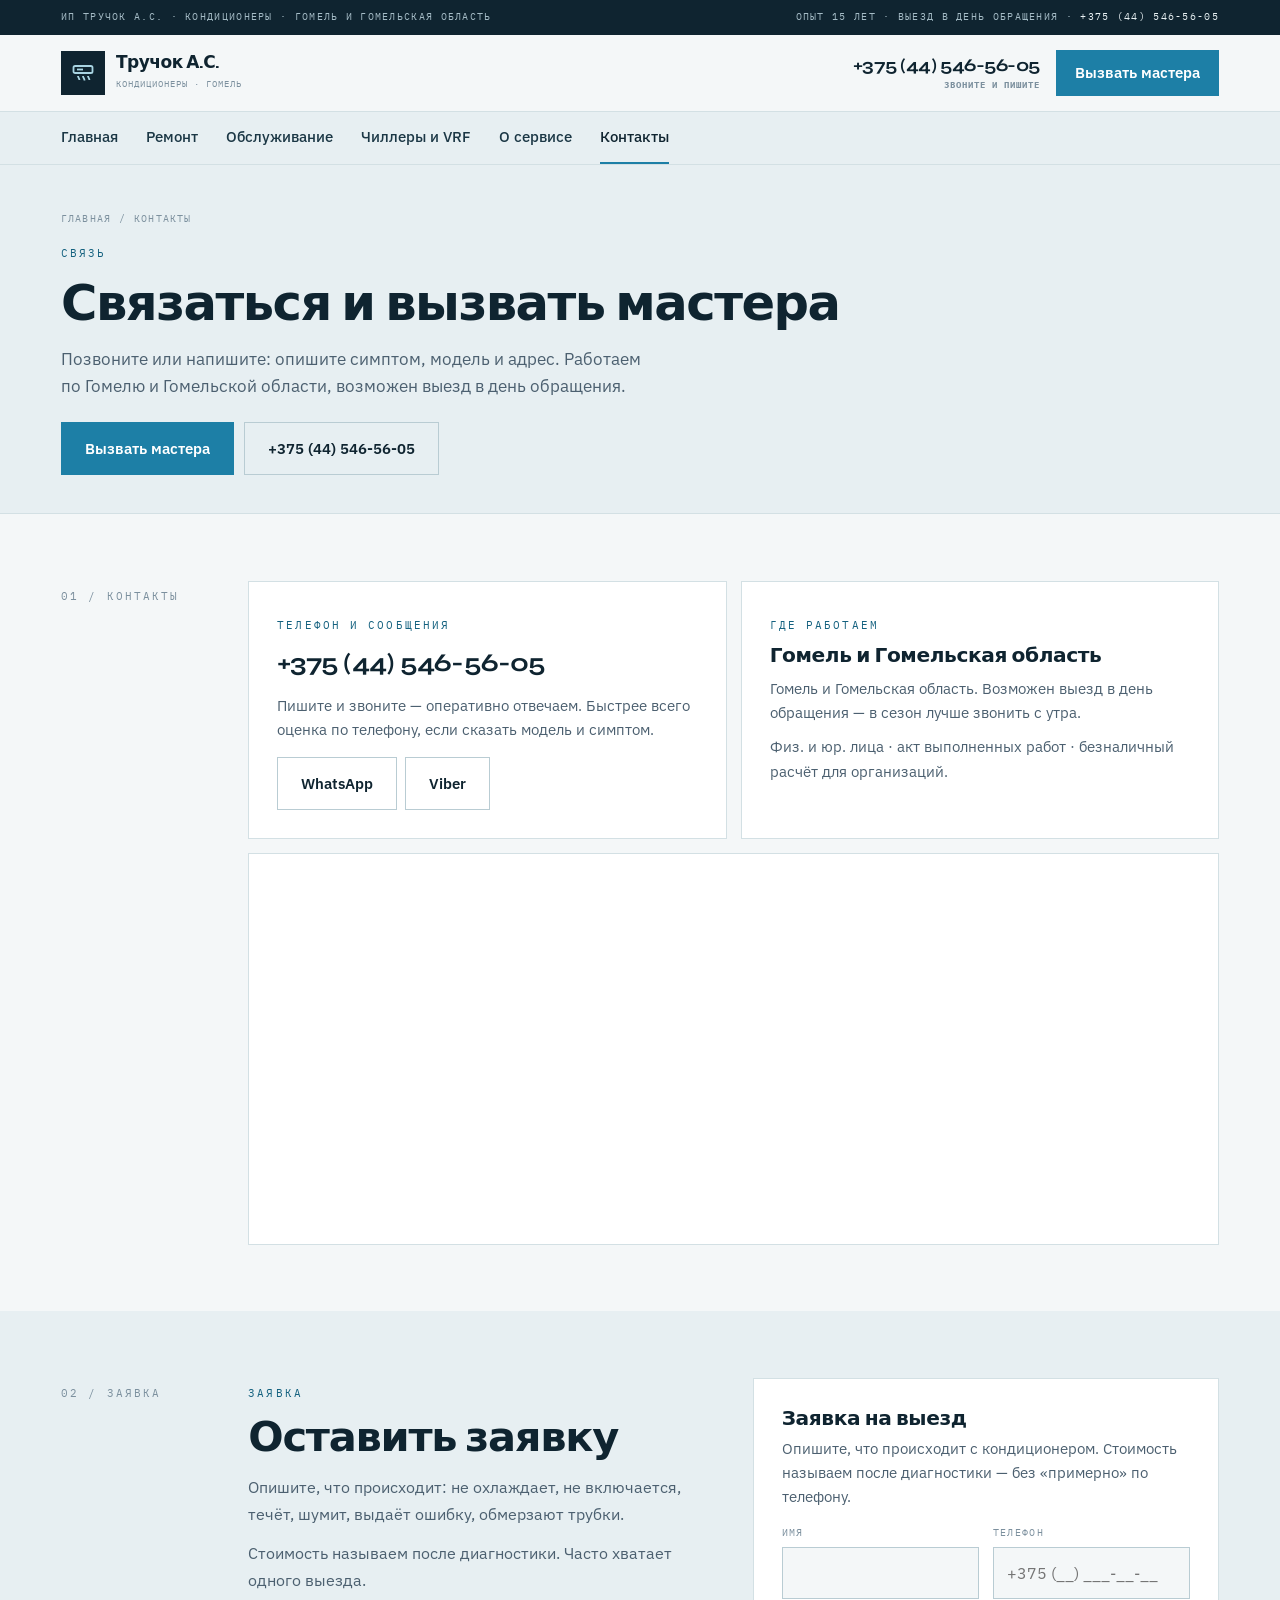
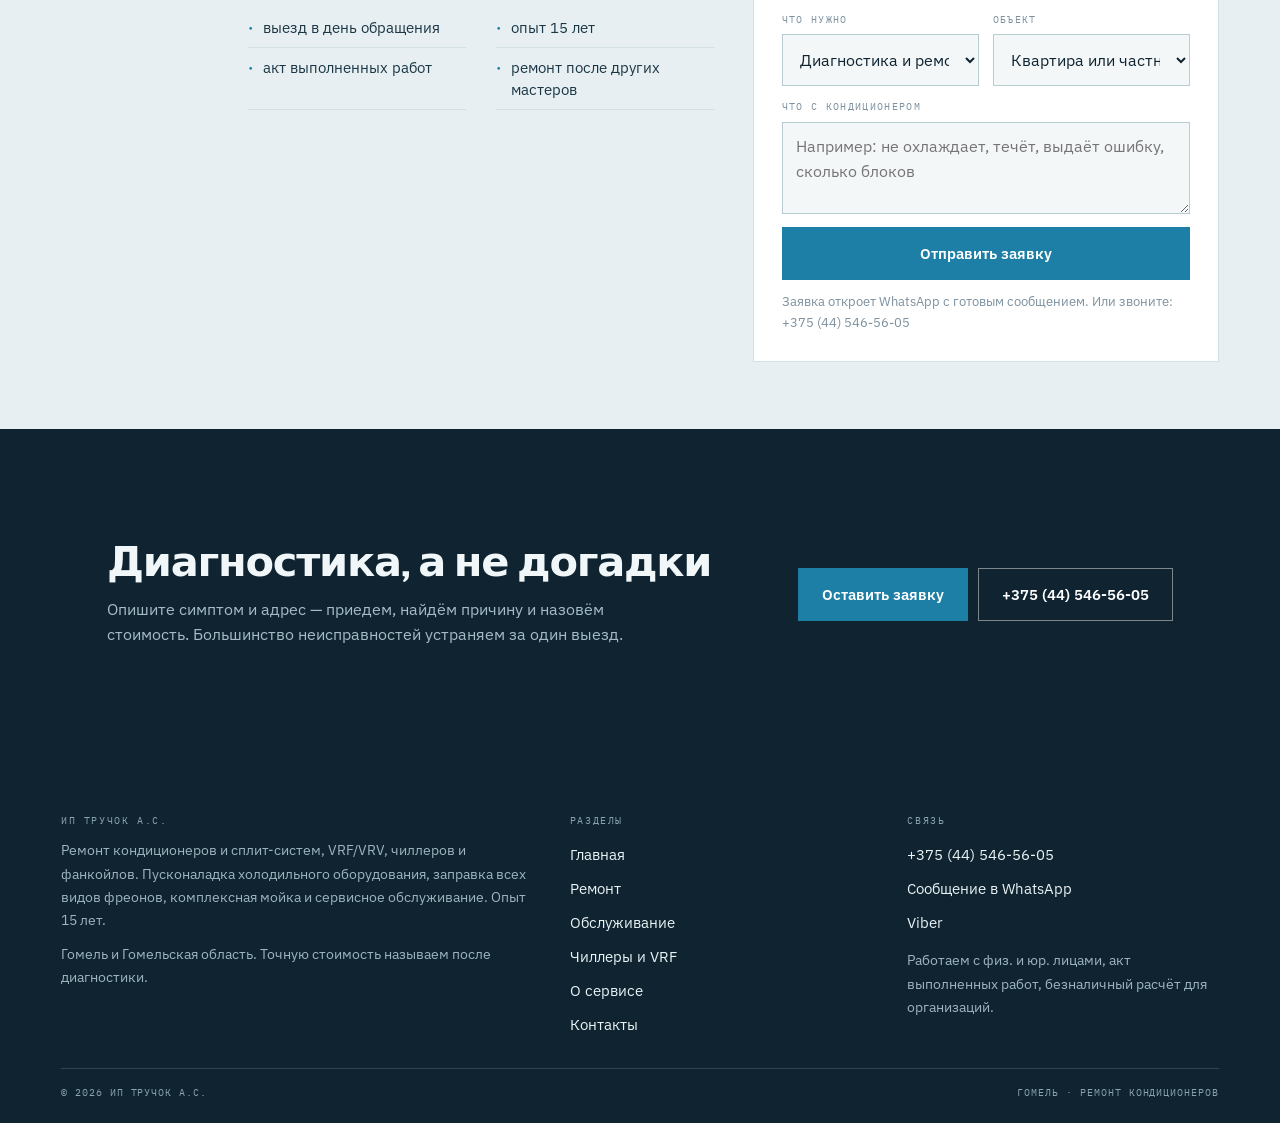
<file: kontakty.html>
<!DOCTYPE html>
<html lang="ru">
<head>
<meta charset="utf-8">
<meta name="viewport" content="width=device-width, initial-scale=1">
<title>Контакты — ремонт кондиционеров в Гомеле, ИП Тручок А.С.</title>
<meta name="description" content="ИП Тручок А.С., Гомель: ремонт кондиционеров и сплит-систем, тел. +375 (44) 546-56-05. Выезд по Гомелю и области, в день обращения. Акт выполненных работ, безнал для организаций.">
<meta property="og:title" content="Контакты — ремонт кондиционеров в Гомеле, ИП Тручок А.С.">
<meta property="og:description" content="ИП Тручок А.С., Гомель: ремонт кондиционеров и сплит-систем, тел. +375 (44) 546-56-05. Выезд по Гомелю и области, в день обращения. Акт выполненных работ, безнал для организаций.">
<meta property="og:image" content="assets/img/hero.jpg">
<meta property="og:type" content="website">
<link rel="icon" href="assets/img/favicon.svg" type="image/svg+xml">
<link rel="preconnect" href="https://fonts.googleapis.com">
<link rel="preconnect" href="https://fonts.gstatic.com" crossorigin>
<link href="https://fonts.googleapis.com/css2?family=Syne:wght@600;700;800&family=IBM+Plex+Sans:wght@400;500;600&family=IBM+Plex+Mono:wght@400;500&display=swap" rel="stylesheet">
<link rel="stylesheet" href="assets/css/site.css">
</head>
<body>

<div class="topbar"><div class="wrap topbar__in">
<span>ИП Тручок А.С. · кондиционеры · Гомель и Гомельская область</span>
<span>Опыт 15 лет · выезд в день обращения · <a href="tel:+375445465605">+375 (44) 546-56-05</a></span>
</div></div>

<header class="hdr"><div class="wrap hdr__in">
<a class="logo" href="index.html"><i><svg viewBox="0 0 24 24" width="24" height="24" fill="none" stroke="#A8D4E2" stroke-width="1.8"><rect x="2.5" y="5" width="19" height="7" rx="1.6"/><path d="M6 8.5h6"/><path d="M7 15c0 1.6 1.4 2.2 1.4 4M12 15c0 1.8 1.5 2.3 1.5 4.4M17 15c0 1.6 1.4 2.2 1.4 4"/></svg></i><span><b>Тручок А.С.</b><span class="sub">кондиционеры · Гомель</span></span></a>
<span class="hdr__sp"></span>
<a class="hdr__tel" href="tel:+375445465605">+375 (44) 546-56-05<span>звоните и пишите</span></a>
<a class="btn" href="index.html#zayavka">Вызвать мастера</a>
<button class="burger" id="burger" aria-label="Меню" aria-expanded="false" aria-controls="drawer"><span></span><span></span><span></span></button>
</div></header>

<nav class="nav" aria-label="Разделы"><div class="wrap nav__in"><a href="index.html">Главная</a><a href="remont.html">Ремонт</a><a href="obsluzhivanie.html">Обслуживание</a><a href="holod.html">Чиллеры и VRF</a><a href="o-nas.html">О сервисе</a><a href="kontakty.html" aria-current="page">Контакты</a></div></nav>
<main>
<section class="phead"><div class="wrap">
<div class="crumbs"><a href="index.html">Главная</a><span>/</span><span>Контакты</span></div>
<span class="kick">Связь</span>
<h1>Связаться и вызвать мастера</h1>
<p class="phead__lead">Позвоните или напишите: опишите симптом, модель и адрес. Работаем по Гомелю и Гомельской области, возможен выезд в день обращения.</p>
<div class="phead__cta"><a class="btn" href="#zayavka">Вызвать мастера</a><a class="btn btn--ghost" href="tel:+375445465605">+375 (44) 546-56-05</a></div>
</div></section>

<section class="band"><div class="wrap sect"><div class="sect__side"><span class="mono">01 / контакты</span></div><div class="sect__main">
<div class="ct-grid">
<div class="ct-card"><span class="kick">Телефон и сообщения</span>
<a class="big" href="tel:+375445465605">+375 (44) 546-56-05</a>
<p style="margin-top:10px">Пишите и звоните — оперативно отвечаем. Быстрее всего оценка по телефону, если сказать модель и симптом.</p>
<div style="display:flex;gap:8px;flex-wrap:wrap;margin-top:14px"><a class="btn btn--ghost" href="https://wa.me/375445465605" target="_blank" rel="noopener">WhatsApp</a><a class="btn btn--ghost" href="viber://chat?number=%2B375445465605">Viber</a></div></div>
<div class="ct-card"><span class="kick">Где работаем</span>
<h3>Гомель и Гомельская область</h3>
<p>Гомель и Гомельская область. Возможен выезд в день обращения — в сезон лучше звонить с утра.</p>
<p style="margin-top:10px">Физ. и юр. лица · акт выполненных работ · безналичный расчёт для организаций.</p></div>
</div>
<div class="map" style="margin-top:14px"><iframe src="https://www.google.com/maps?q=%D0%93%D0%BE%D0%BC%D0%B5%D0%BB%D1%8C&output=embed" loading="lazy" title="Гомель" referrerpolicy="no-referrer-when-downgrade"></iframe></div>
</div></div></section>

<section class="band band--alt" id="zayavka"><div class="wrap sect"><div class="sect__side"><span class="mono">02 / заявка</span></div><div class="sect__main">
<div class="two" style="align-items:start">
<div class="prose"><span class="kick">Заявка</span><h2 style="margin:12px 0 14px">Оставить заявку</h2>
<p>Опишите, что происходит: не охлаждает, не включается, течёт, шумит, выдаёт ошибку, обмерзают трубки.</p>
<p>Стоимость называем после диагностики. Часто хватает одного выезда.</p>
<ul class="clean cols2" style="margin-top:14px"><li>выезд в день обращения</li><li>опыт 15 лет</li><li>акт выполненных работ</li><li>ремонт после других мастеров</li></ul></div>
<div class="form">
<h3>Заявка на выезд</h3>
<p style="color:var(--body);font-size:14.8px;margin:6px 0 16px">Опишите, что происходит с кондиционером. Стоимость называем после диагностики — без «примерно» по телефону.</p>
<form data-wa="Прошу диагностику и ремонт." novalidate>
<div class="row">
<div class="fld"><label for="f-name">Имя</label><input id="f-name" name="name" type="text" autocomplete="name"></div>
<div class="fld"><label for="f-phone">Телефон</label><input id="f-phone" name="phone" type="tel" autocomplete="tel" placeholder="+375 (__) ___-__-__" required></div>
</div>
<div class="row">
<div class="fld"><label for="f-what">Что нужно</label>
<select id="f-what" name="what">
<option>Диагностика и ремонт</option>
<option>Мойка и сервисное обслуживание</option>
<option>Заправка фреона</option>
<option>Обслуживание чиллера / VRF</option>
<option>Ремонт фанкойла</option>
<option>Холодильное оборудование</option>
<option>Не знаю, нужна консультация</option>
</select></div>
<div class="fld"><label for="f-object">Объект</label>
<select id="f-object" name="object">
<option>Квартира или частный дом</option>
<option>Офис / бизнес-центр</option>
<option>Ресторан, кафе</option>
<option>Магазин, торговое помещение</option>
<option>Автосервис / производство</option>
</select></div>
</div>
<div class="fld"><label for="f-msg">Что с кондиционером</label><textarea id="f-msg" name="message" placeholder="Например: не охлаждает, течёт, выдаёт ошибку, сколько блоков"></textarea></div>
<button class="btn" type="submit" style="width:100%">Отправить заявку</button>
<div class="formout" aria-live="polite"></div>
<p class="hint">Заявка откроет WhatsApp с готовым сообщением. Или звоните: +375 (44) 546-56-05</p>
</form>
</div>
</div>
</div></div></section>
<section class="band band--dark"><div class="wrap"><div class="cta">
<div><h2>Диагностика, а не догадки</h2><p>Опишите симптом и адрес — приедем, найдём причину и назовём стоимость. Большинство неисправностей устраняем за один выезд.</p></div>
<div class="cta__act"><a class="btn" href="#zayavka">Оставить заявку</a><a class="btn btn--w" href="tel:+375445465605">+375 (44) 546-56-05</a></div>
</div></div></section>

</main>

<footer class="foot"><div class="wrap">
<div class="foot__grid">
<div><h4>ИП Тручок А.С.</h4>
<p>Ремонт кондиционеров и сплит-систем, VRF/VRV, чиллеров и фанкойлов. Пусконаладка холодильного оборудования, заправка всех видов фреонов, комплексная мойка и сервисное обслуживание. Опыт 15 лет.</p>
<p style="margin-top:10px">Гомель и Гомельская область. Точную стоимость называем после диагностики.</p></div>
<div><h4>Разделы</h4><a href="index.html">Главная</a><a href="remont.html">Ремонт</a><a href="obsluzhivanie.html">Обслуживание</a><a href="holod.html">Чиллеры и VRF</a><a href="o-nas.html">О сервисе</a><a href="kontakty.html">Контакты</a></div>
<div><h4>Связь</h4>
<a href="tel:+375445465605">+375 (44) 546-56-05</a>
<a href="https://wa.me/375445465605" target="_blank" rel="noopener">Сообщение в WhatsApp</a>
<a href="viber://chat?number=%2B375445465605">Viber</a>
<p style="margin-top:8px">Работаем с физ. и юр. лицами, акт выполненных работ, безналичный расчёт для организаций.</p></div>
</div>
<div class="foot__bot"><span>© <span data-year>2026</span> ИП Тручок А.С.</span><span>Гомель · ремонт кондиционеров</span></div>
</div></footer>

<div class="fbar">
<a href="tel:+375445465605"><svg viewBox="0 0 24 24"><path d="M5 4h4l2 5-2.5 1.5a12 12 0 0 0 5 5L15 13l5 2v4a2 2 0 0 1-2 2A16 16 0 0 1 3 6a2 2 0 0 1 2-2z"/></svg>Позвонить</a>
<a href="https://wa.me/375445465605" target="_blank" rel="noopener"><svg viewBox="0 0 24 24"><path d="M12 3c5 0 9 3.4 9 7.6 0 4.2-4 7.6-9 7.6-1 0-2-.1-2.9-.4L5 20l.8-3.2C4.1 15.3 3 13.1 3 10.6 3 6.4 7 3 12 3z"/></svg>WhatsApp</a>
<a href="index.html#zayavka"><svg viewBox="0 0 24 24"><path d="M4 6h16v12H4z"/><path d="M4 7l8 6 8-6"/></svg>Заявка</a>
</div>

<div class="drawer" id="drawer" data-open="false" aria-hidden="true"><div class="drawer__inner">
<div class="drawer__top"><span class="mono">Меню</span><button class="drawer__close" id="drawerClose" aria-label="Закрыть меню"></button></div>
<a class="dl" href="index.html">Главная</a><a class="dl" href="remont.html">Ремонт</a><a class="dl" href="obsluzhivanie.html">Обслуживание</a><a class="dl" href="holod.html">Чиллеры и VRF</a><a class="dl" href="o-nas.html">О сервисе</a><a class="dl" href="kontakty.html">Контакты</a>
<a class="btn" href="tel:+375445465605" style="margin-top:18px">Позвонить: +375 (44) 546-56-05</a>
</div></div>

<script src="assets/js/main.js" defer></script>
</body></html>
</file>
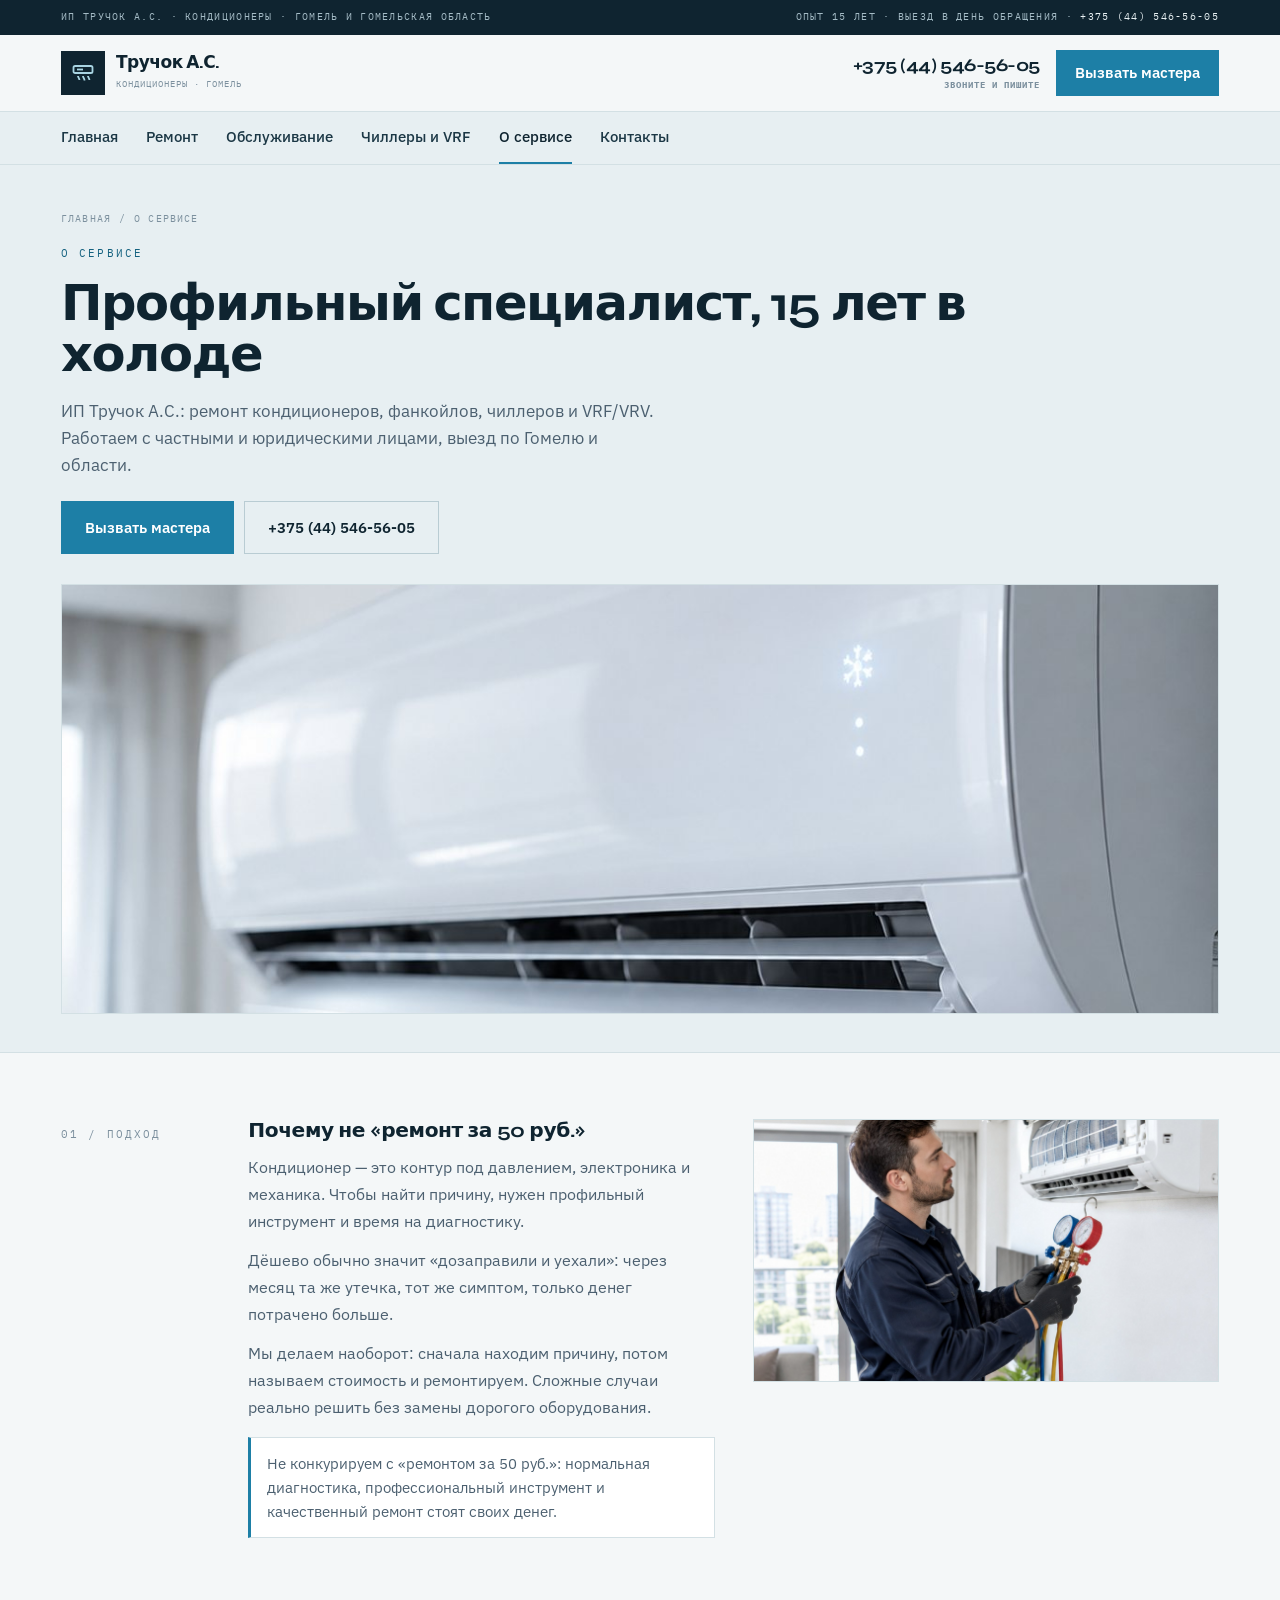
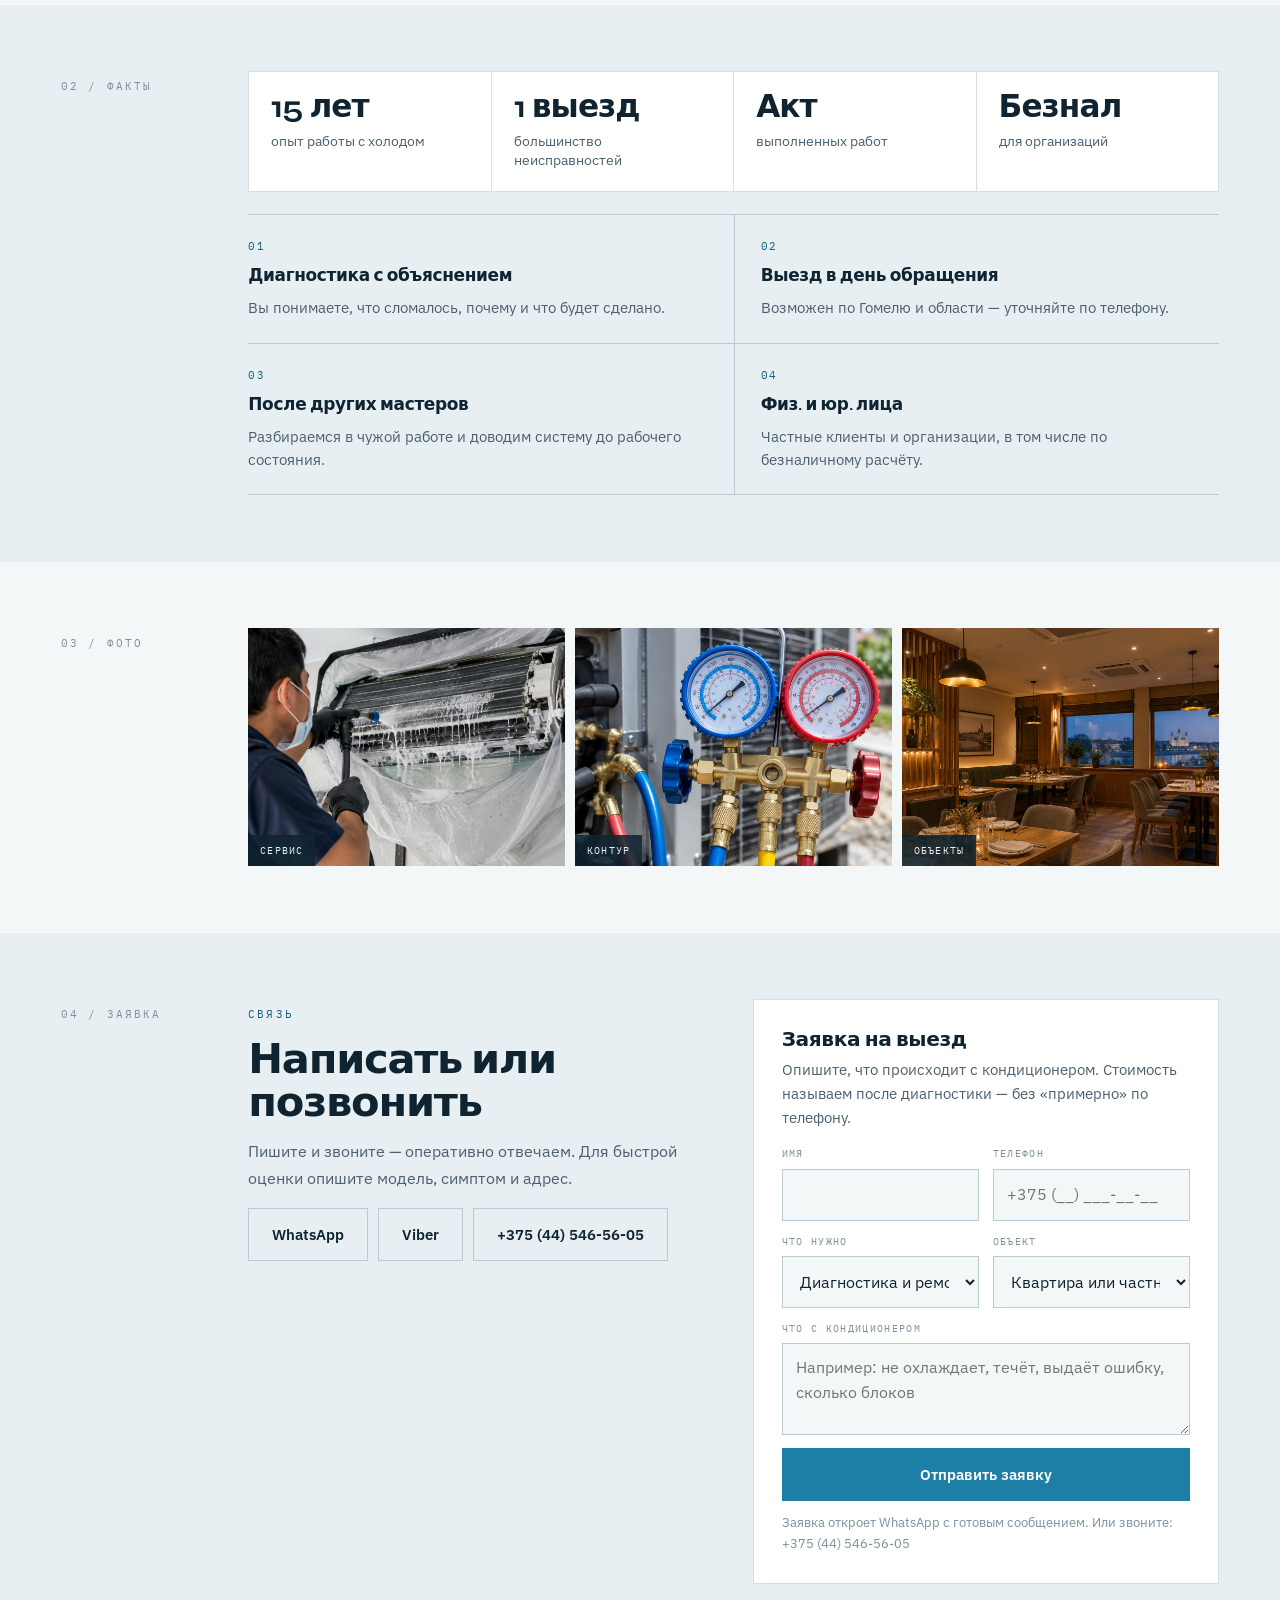
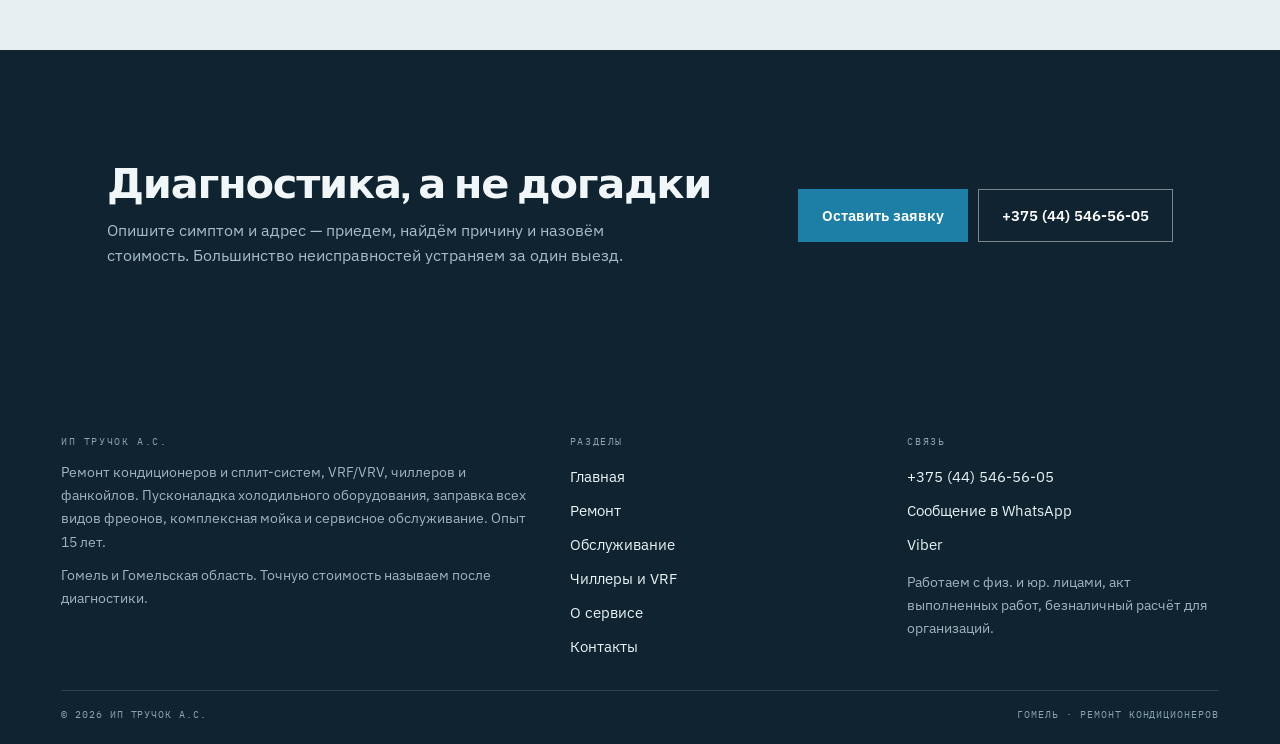
<file: o-nas.html>
<!DOCTYPE html>
<html lang="ru">
<head>
<meta charset="utf-8">
<meta name="viewport" content="width=device-width, initial-scale=1">
<title>О сервисе — ИП Тручок А.С., ремонт кондиционеров, Гомель</title>
<meta name="description" content="ИП Тручок А.С., Гомель: профильный специалист с опытом 15 лет. Ремонт кондиционеров, чиллеров, VRF/VRV, акт выполненных работ, безналичный расчёт для организаций.">
<meta property="og:title" content="О сервисе — ИП Тручок А.С., ремонт кондиционеров, Гомель">
<meta property="og:description" content="ИП Тручок А.С., Гомель: профильный специалист с опытом 15 лет. Ремонт кондиционеров, чиллеров, VRF/VRV, акт выполненных работ, безналичный расчёт для организаций.">
<meta property="og:image" content="assets/img/hero.jpg">
<meta property="og:type" content="website">
<link rel="icon" href="assets/img/favicon.svg" type="image/svg+xml">
<link rel="preconnect" href="https://fonts.googleapis.com">
<link rel="preconnect" href="https://fonts.gstatic.com" crossorigin>
<link href="https://fonts.googleapis.com/css2?family=Syne:wght@600;700;800&family=IBM+Plex+Sans:wght@400;500;600&family=IBM+Plex+Mono:wght@400;500&display=swap" rel="stylesheet">
<link rel="stylesheet" href="assets/css/site.css">
</head>
<body>

<div class="topbar"><div class="wrap topbar__in">
<span>ИП Тручок А.С. · кондиционеры · Гомель и Гомельская область</span>
<span>Опыт 15 лет · выезд в день обращения · <a href="tel:+375445465605">+375 (44) 546-56-05</a></span>
</div></div>

<header class="hdr"><div class="wrap hdr__in">
<a class="logo" href="index.html"><i><svg viewBox="0 0 24 24" width="24" height="24" fill="none" stroke="#A8D4E2" stroke-width="1.8"><rect x="2.5" y="5" width="19" height="7" rx="1.6"/><path d="M6 8.5h6"/><path d="M7 15c0 1.6 1.4 2.2 1.4 4M12 15c0 1.8 1.5 2.3 1.5 4.4M17 15c0 1.6 1.4 2.2 1.4 4"/></svg></i><span><b>Тручок А.С.</b><span class="sub">кондиционеры · Гомель</span></span></a>
<span class="hdr__sp"></span>
<a class="hdr__tel" href="tel:+375445465605">+375 (44) 546-56-05<span>звоните и пишите</span></a>
<a class="btn" href="index.html#zayavka">Вызвать мастера</a>
<button class="burger" id="burger" aria-label="Меню" aria-expanded="false" aria-controls="drawer"><span></span><span></span><span></span></button>
</div></header>

<nav class="nav" aria-label="Разделы"><div class="wrap nav__in"><a href="index.html">Главная</a><a href="remont.html">Ремонт</a><a href="obsluzhivanie.html">Обслуживание</a><a href="holod.html">Чиллеры и VRF</a><a href="o-nas.html" aria-current="page">О сервисе</a><a href="kontakty.html">Контакты</a></div></nav>
<main>
<section class="phead"><div class="wrap">
<div class="crumbs"><a href="index.html">Главная</a><span>/</span><span>О сервисе</span></div>
<span class="kick">О сервисе</span>
<h1>Профильный специалист, 15 лет в холоде</h1>
<p class="phead__lead">ИП Тручок А.С.: ремонт кондиционеров, фанкойлов, чиллеров и VRF/VRV. Работаем с частными и юридическими лицами, выезд по Гомелю и области.</p>
<div class="phead__cta"><a class="btn" href="#zayavka">Вызвать мастера</a><a class="btn btn--ghost" href="tel:+375445465605">+375 (44) 546-56-05</a></div>
<div class="pimg"><img src="assets/img/split.jpg" alt="Профильный специалист, 15 лет в холоде" fetchpriority="high"></div>
</div></section>

<section class="band"><div class="wrap sect"><div class="sect__side"><span class="mono">01 / подход</span></div><div class="sect__main">
<div class="two">
<div class="prose"><h3>Почему не «ремонт за 50 руб.»</h3>
<p>Кондиционер — это контур под давлением, электроника и механика. Чтобы найти причину, нужен профильный инструмент и время на диагностику.</p>
<p>Дёшево обычно значит «дозаправили и уехали»: через месяц та же утечка, тот же симптом, только денег потрачено больше.</p>
<p>Мы делаем наоборот: сначала находим причину, потом называем стоимость и ремонтируем. Сложные случаи реально решить без замены дорогого оборудования.</p>
<div class="note">Не конкурируем с «ремонтом за 50 руб.»: нормальная диагностика, профессиональный инструмент и качественный ремонт стоят своих денег.</div></div>
<div><img src="assets/img/hero.jpg" alt="Работа с манометрическим коллектором" loading="lazy" style="border:1px solid var(--line)"></div>
</div>
</div></div></section>

<section class="band band--alt"><div class="wrap sect"><div class="sect__side"><span class="mono">02 / факты</span></div><div class="sect__main">
<div class="facts">
<div><b>15 лет</b><span>опыт работы с холодом</span></div>
<div><b>1 выезд</b><span>большинство неисправностей</span></div>
<div><b>Акт</b><span>выполненных работ</span></div>
<div><b>Безнал</b><span>для организаций</span></div>
</div>
<div class="adv" style="margin-top:22px">
<div><i>01</i><b>Диагностика с объяснением</b><p>Вы понимаете, что сломалось, почему и что будет сделано.</p></div>
<div><i>02</i><b>Выезд в день обращения</b><p>Возможен по Гомелю и области — уточняйте по телефону.</p></div>
<div><i>03</i><b>После других мастеров</b><p>Разбираемся в чужой работе и доводим систему до рабочего состояния.</p></div>
<div><i>04</i><b>Физ. и юр. лица</b><p>Частные клиенты и организации, в том числе по безналичному расчёту.</p></div>
</div>
</div></div></section>

<section class="band"><div class="wrap sect"><div class="sect__side"><span class="mono">03 / фото</span></div><div class="sect__main">
<div class="strip">
<figure><img src="assets/img/wash.jpg" alt="Мойка блока" loading="lazy"><figcaption>Сервис</figcaption></figure>
<figure><img src="assets/img/freon.jpg" alt="Работа с фреоном" loading="lazy"><figcaption>Контур</figcaption></figure>
<figure><img src="assets/img/object.jpg" alt="Объект с кондиционированием" loading="lazy"><figcaption>Объекты</figcaption></figure>
</div>
</div></div></section>

<section class="band band--alt"><div class="wrap sect"><div class="sect__side"><span class="mono">04 / заявка</span></div><div class="sect__main" id="zayavka">
<div class="two" style="align-items:start">
<div class="prose"><span class="kick">Связь</span><h2 style="margin:12px 0 14px">Написать или позвонить</h2>
<p>Пишите и звоните — оперативно отвечаем. Для быстрой оценки опишите модель, симптом и адрес.</p>
<div style="display:flex;gap:10px;flex-wrap:wrap;margin-top:16px"><a class="btn btn--ghost" href="https://wa.me/375445465605" target="_blank" rel="noopener">WhatsApp</a><a class="btn btn--ghost" href="viber://chat?number=%2B375445465605">Viber</a><a class="btn btn--ghost" href="tel:+375445465605">+375 (44) 546-56-05</a></div></div>
<div class="form">
<h3>Заявка на выезд</h3>
<p style="color:var(--body);font-size:14.8px;margin:6px 0 16px">Опишите, что происходит с кондиционером. Стоимость называем после диагностики — без «примерно» по телефону.</p>
<form data-wa="Прошу диагностику и ремонт." novalidate>
<div class="row">
<div class="fld"><label for="f-name">Имя</label><input id="f-name" name="name" type="text" autocomplete="name"></div>
<div class="fld"><label for="f-phone">Телефон</label><input id="f-phone" name="phone" type="tel" autocomplete="tel" placeholder="+375 (__) ___-__-__" required></div>
</div>
<div class="row">
<div class="fld"><label for="f-what">Что нужно</label>
<select id="f-what" name="what">
<option>Диагностика и ремонт</option>
<option>Мойка и сервисное обслуживание</option>
<option>Заправка фреона</option>
<option>Обслуживание чиллера / VRF</option>
<option>Ремонт фанкойла</option>
<option>Холодильное оборудование</option>
<option>Не знаю, нужна консультация</option>
</select></div>
<div class="fld"><label for="f-object">Объект</label>
<select id="f-object" name="object">
<option>Квартира или частный дом</option>
<option>Офис / бизнес-центр</option>
<option>Ресторан, кафе</option>
<option>Магазин, торговое помещение</option>
<option>Автосервис / производство</option>
</select></div>
</div>
<div class="fld"><label for="f-msg">Что с кондиционером</label><textarea id="f-msg" name="message" placeholder="Например: не охлаждает, течёт, выдаёт ошибку, сколько блоков"></textarea></div>
<button class="btn" type="submit" style="width:100%">Отправить заявку</button>
<div class="formout" aria-live="polite"></div>
<p class="hint">Заявка откроет WhatsApp с готовым сообщением. Или звоните: +375 (44) 546-56-05</p>
</form>
</div>
</div>
</div></div></section>
<section class="band band--dark"><div class="wrap"><div class="cta">
<div><h2>Диагностика, а не догадки</h2><p>Опишите симптом и адрес — приедем, найдём причину и назовём стоимость. Большинство неисправностей устраняем за один выезд.</p></div>
<div class="cta__act"><a class="btn" href="#zayavka">Оставить заявку</a><a class="btn btn--w" href="tel:+375445465605">+375 (44) 546-56-05</a></div>
</div></div></section>

</main>

<footer class="foot"><div class="wrap">
<div class="foot__grid">
<div><h4>ИП Тручок А.С.</h4>
<p>Ремонт кондиционеров и сплит-систем, VRF/VRV, чиллеров и фанкойлов. Пусконаладка холодильного оборудования, заправка всех видов фреонов, комплексная мойка и сервисное обслуживание. Опыт 15 лет.</p>
<p style="margin-top:10px">Гомель и Гомельская область. Точную стоимость называем после диагностики.</p></div>
<div><h4>Разделы</h4><a href="index.html">Главная</a><a href="remont.html">Ремонт</a><a href="obsluzhivanie.html">Обслуживание</a><a href="holod.html">Чиллеры и VRF</a><a href="o-nas.html">О сервисе</a><a href="kontakty.html">Контакты</a></div>
<div><h4>Связь</h4>
<a href="tel:+375445465605">+375 (44) 546-56-05</a>
<a href="https://wa.me/375445465605" target="_blank" rel="noopener">Сообщение в WhatsApp</a>
<a href="viber://chat?number=%2B375445465605">Viber</a>
<p style="margin-top:8px">Работаем с физ. и юр. лицами, акт выполненных работ, безналичный расчёт для организаций.</p></div>
</div>
<div class="foot__bot"><span>© <span data-year>2026</span> ИП Тручок А.С.</span><span>Гомель · ремонт кондиционеров</span></div>
</div></footer>

<div class="fbar">
<a href="tel:+375445465605"><svg viewBox="0 0 24 24"><path d="M5 4h4l2 5-2.5 1.5a12 12 0 0 0 5 5L15 13l5 2v4a2 2 0 0 1-2 2A16 16 0 0 1 3 6a2 2 0 0 1 2-2z"/></svg>Позвонить</a>
<a href="https://wa.me/375445465605" target="_blank" rel="noopener"><svg viewBox="0 0 24 24"><path d="M12 3c5 0 9 3.4 9 7.6 0 4.2-4 7.6-9 7.6-1 0-2-.1-2.9-.4L5 20l.8-3.2C4.1 15.3 3 13.1 3 10.6 3 6.4 7 3 12 3z"/></svg>WhatsApp</a>
<a href="index.html#zayavka"><svg viewBox="0 0 24 24"><path d="M4 6h16v12H4z"/><path d="M4 7l8 6 8-6"/></svg>Заявка</a>
</div>

<div class="drawer" id="drawer" data-open="false" aria-hidden="true"><div class="drawer__inner">
<div class="drawer__top"><span class="mono">Меню</span><button class="drawer__close" id="drawerClose" aria-label="Закрыть меню"></button></div>
<a class="dl" href="index.html">Главная</a><a class="dl" href="remont.html">Ремонт</a><a class="dl" href="obsluzhivanie.html">Обслуживание</a><a class="dl" href="holod.html">Чиллеры и VRF</a><a class="dl" href="o-nas.html">О сервисе</a><a class="dl" href="kontakty.html">Контакты</a>
<a class="btn" href="tel:+375445465605" style="margin-top:18px">Позвонить: +375 (44) 546-56-05</a>
</div></div>

<script src="assets/js/main.js" defer></script>
</body></html>
</file>
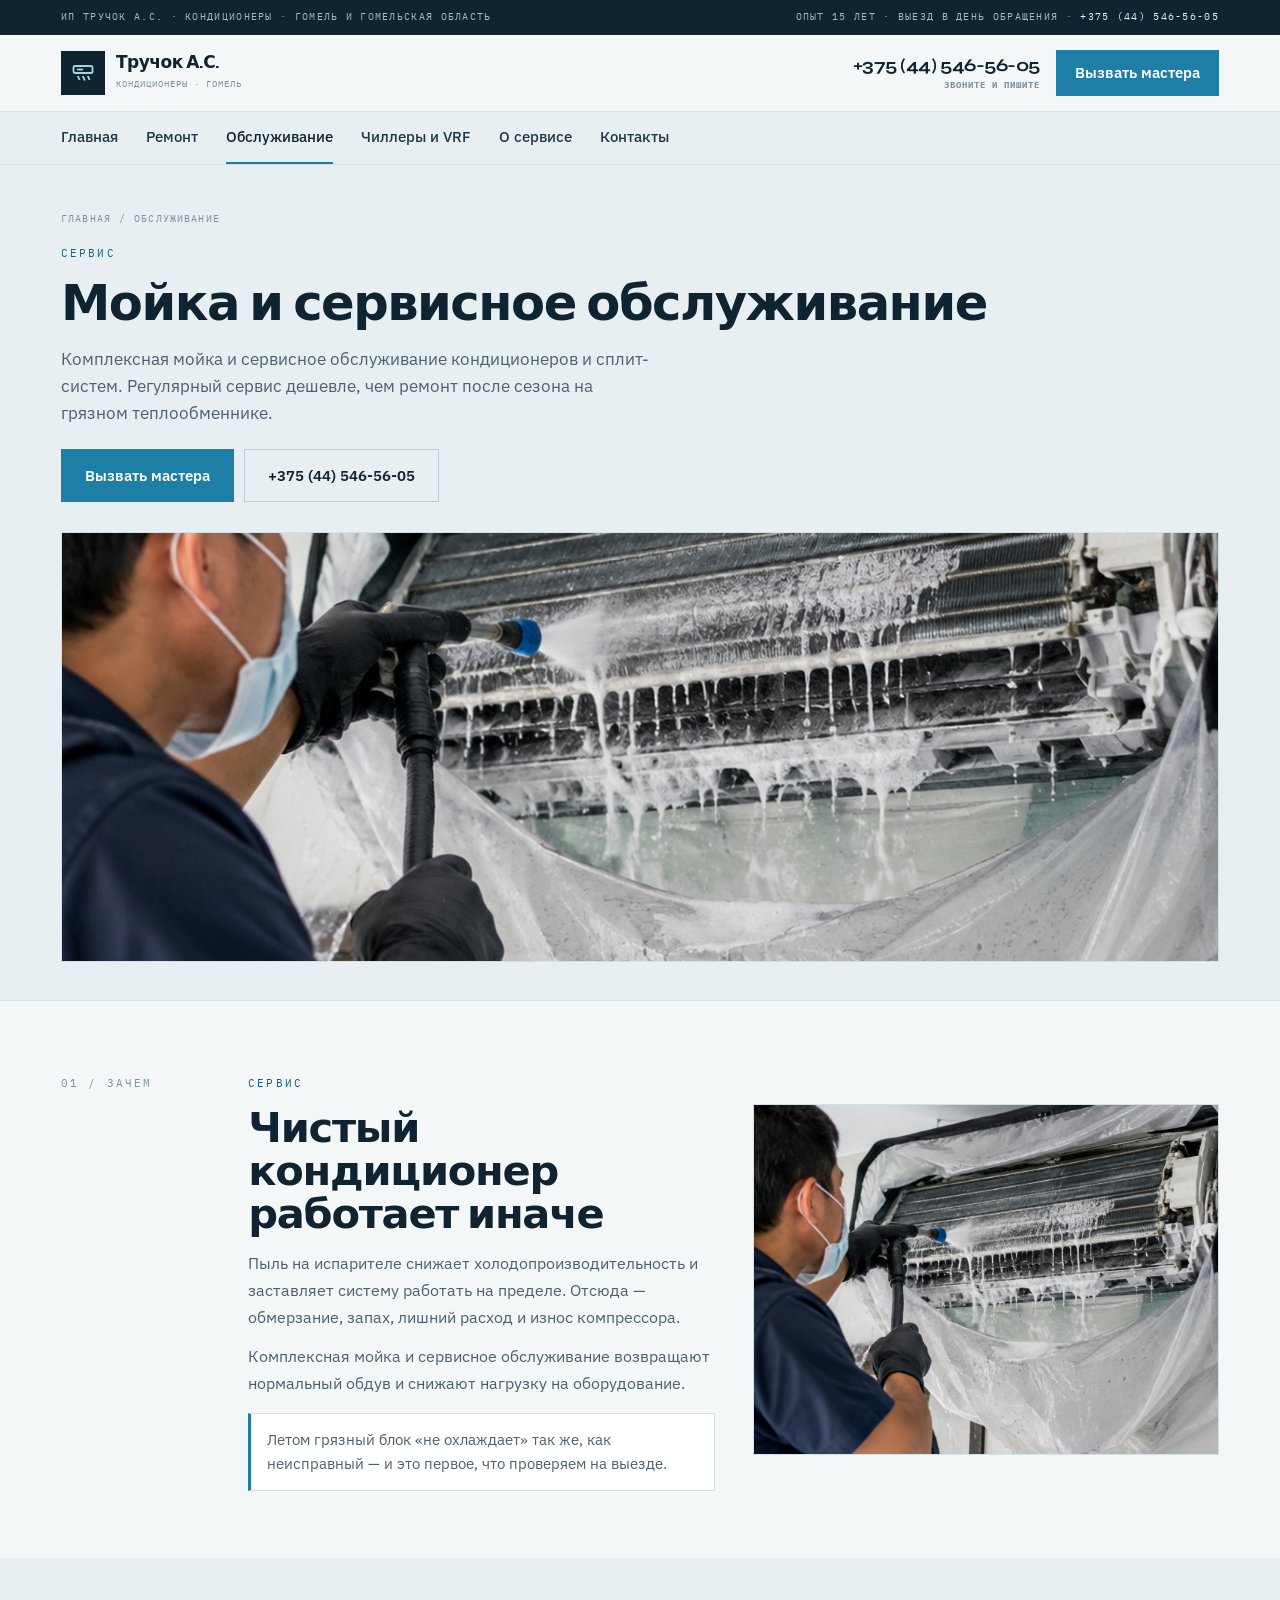
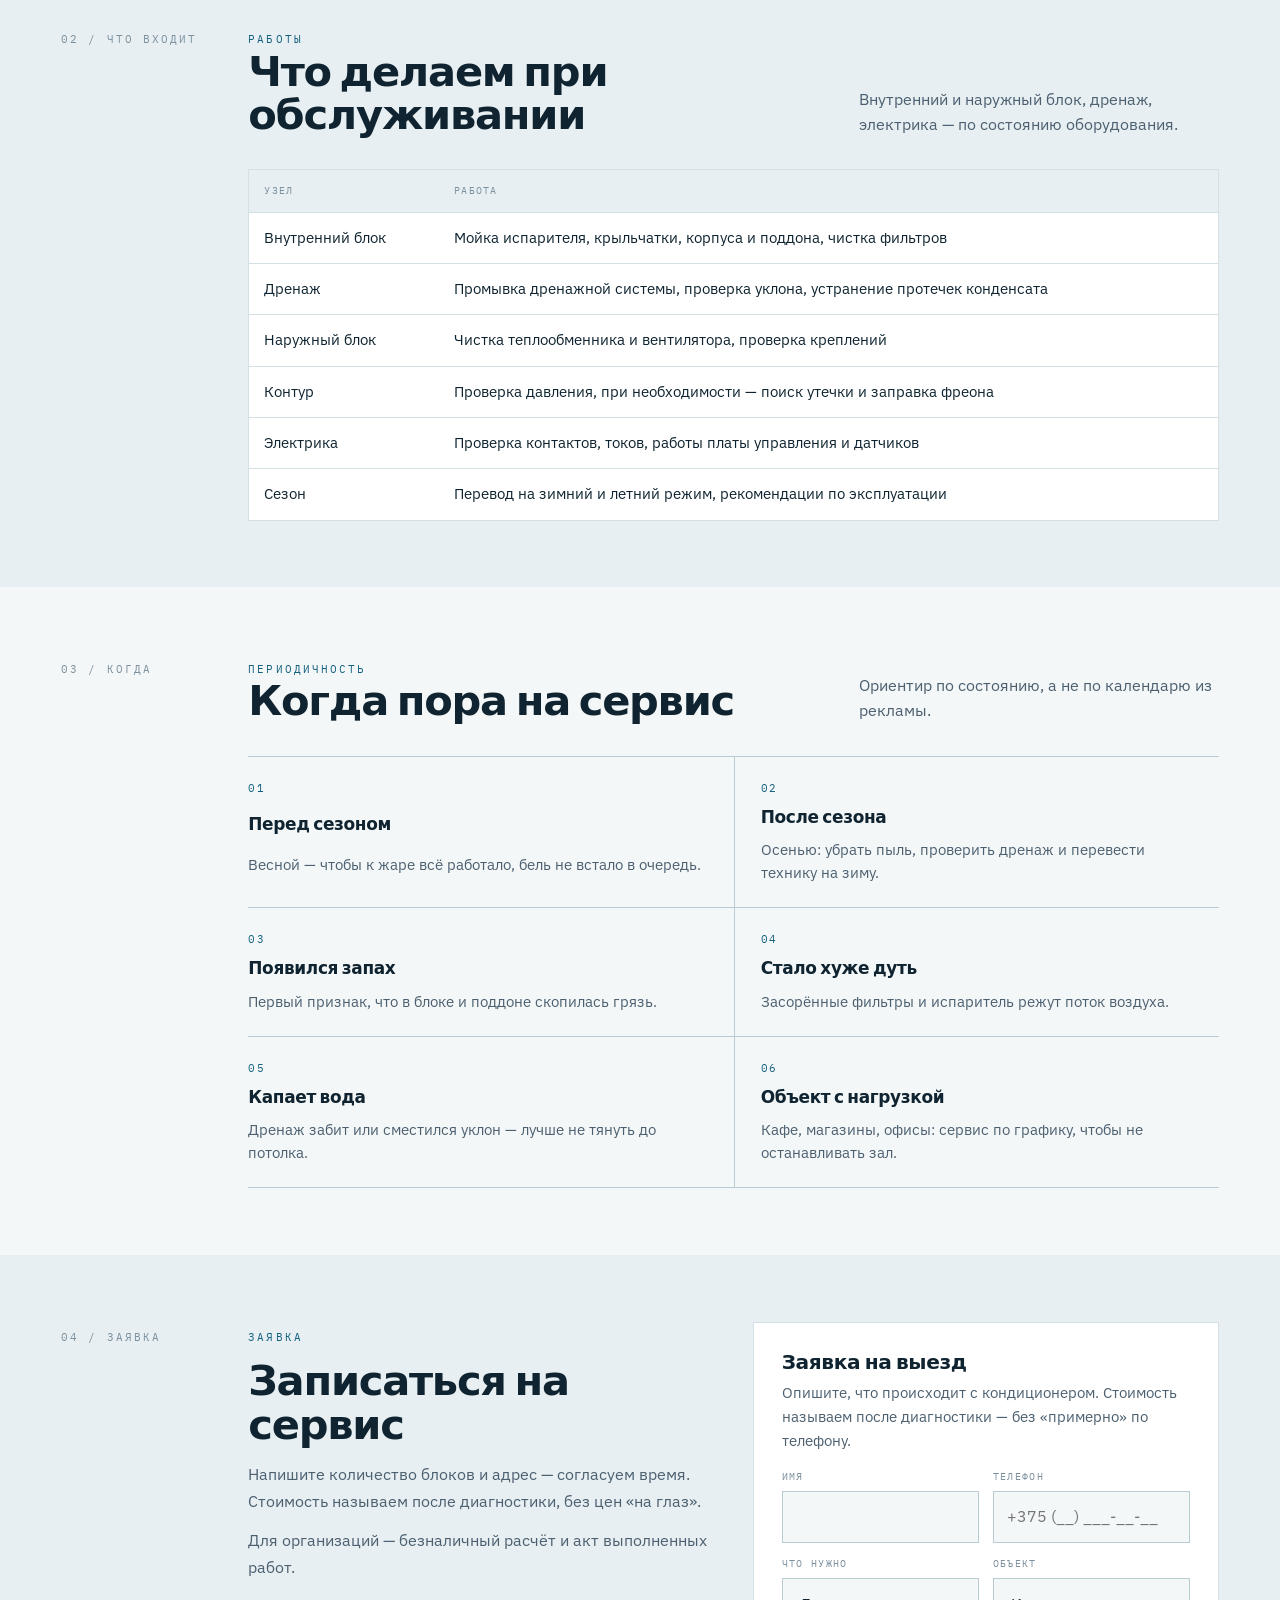
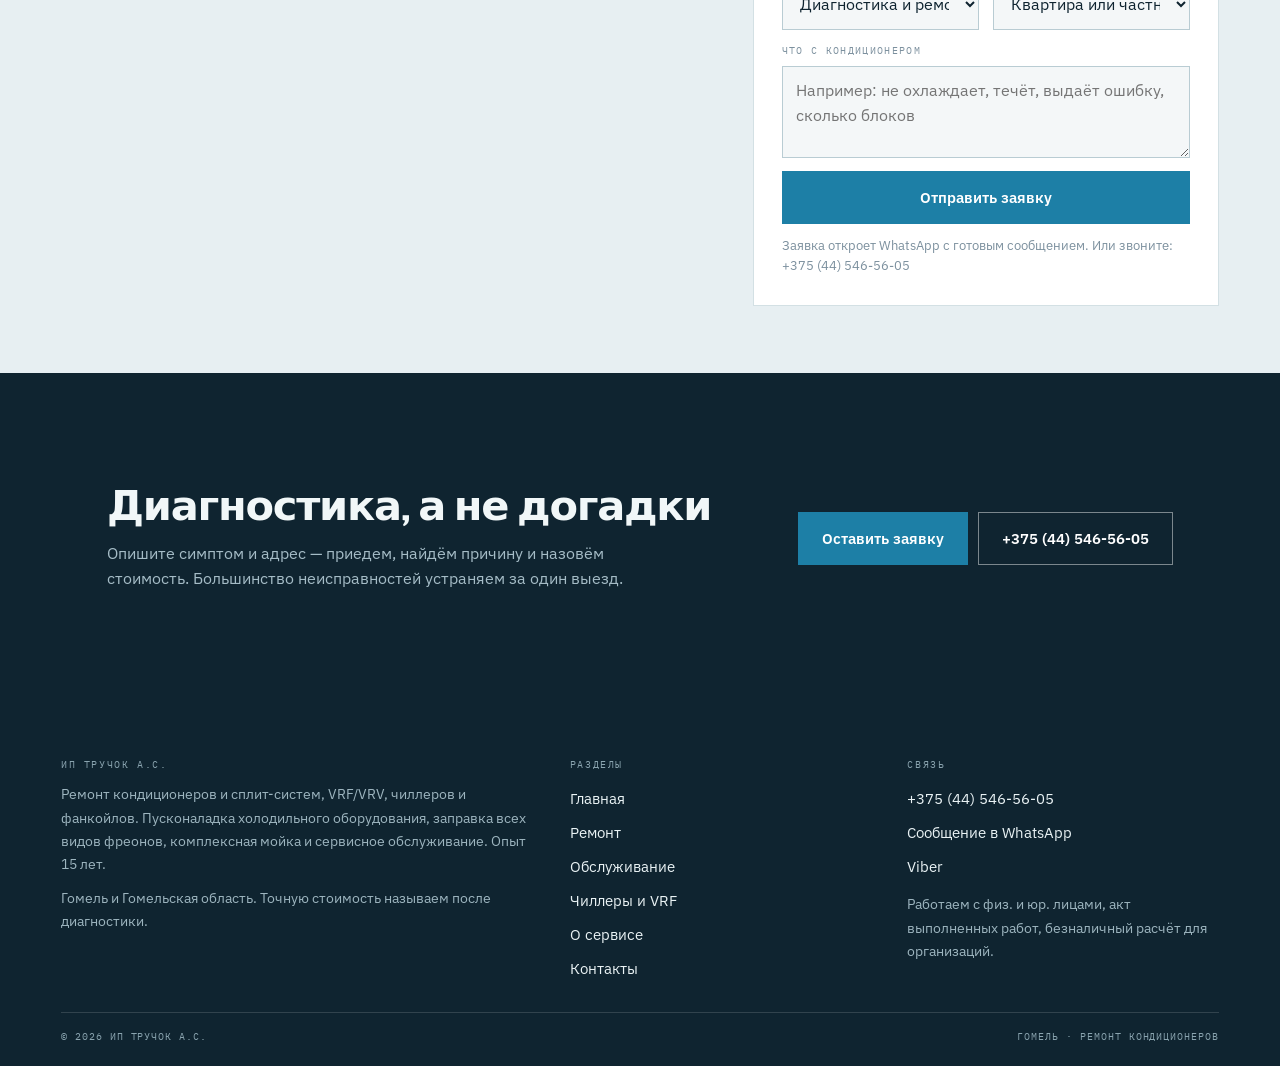
<file: obsluzhivanie.html>
<!DOCTYPE html>
<html lang="ru">
<head>
<meta charset="utf-8">
<meta name="viewport" content="width=device-width, initial-scale=1">
<title>Мойка и обслуживание кондиционеров в Гомеле — сервис</title>
<meta name="description" content="Комплексная мойка и сервисное обслуживание кондиционеров и сплит-систем в Гомеле: чистка испарителя и дренажа, проверка контура, перевод на зимний и летний режим.">
<meta property="og:title" content="Мойка и обслуживание кондиционеров в Гомеле — сервис">
<meta property="og:description" content="Комплексная мойка и сервисное обслуживание кондиционеров и сплит-систем в Гомеле: чистка испарителя и дренажа, проверка контура, перевод на зимний и летний режим.">
<meta property="og:image" content="assets/img/hero.jpg">
<meta property="og:type" content="website">
<link rel="icon" href="assets/img/favicon.svg" type="image/svg+xml">
<link rel="preconnect" href="https://fonts.googleapis.com">
<link rel="preconnect" href="https://fonts.gstatic.com" crossorigin>
<link href="https://fonts.googleapis.com/css2?family=Syne:wght@600;700;800&family=IBM+Plex+Sans:wght@400;500;600&family=IBM+Plex+Mono:wght@400;500&display=swap" rel="stylesheet">
<link rel="stylesheet" href="assets/css/site.css">
</head>
<body>

<div class="topbar"><div class="wrap topbar__in">
<span>ИП Тручок А.С. · кондиционеры · Гомель и Гомельская область</span>
<span>Опыт 15 лет · выезд в день обращения · <a href="tel:+375445465605">+375 (44) 546-56-05</a></span>
</div></div>

<header class="hdr"><div class="wrap hdr__in">
<a class="logo" href="index.html"><i><svg viewBox="0 0 24 24" width="24" height="24" fill="none" stroke="#A8D4E2" stroke-width="1.8"><rect x="2.5" y="5" width="19" height="7" rx="1.6"/><path d="M6 8.5h6"/><path d="M7 15c0 1.6 1.4 2.2 1.4 4M12 15c0 1.8 1.5 2.3 1.5 4.4M17 15c0 1.6 1.4 2.2 1.4 4"/></svg></i><span><b>Тручок А.С.</b><span class="sub">кондиционеры · Гомель</span></span></a>
<span class="hdr__sp"></span>
<a class="hdr__tel" href="tel:+375445465605">+375 (44) 546-56-05<span>звоните и пишите</span></a>
<a class="btn" href="index.html#zayavka">Вызвать мастера</a>
<button class="burger" id="burger" aria-label="Меню" aria-expanded="false" aria-controls="drawer"><span></span><span></span><span></span></button>
</div></header>

<nav class="nav" aria-label="Разделы"><div class="wrap nav__in"><a href="index.html">Главная</a><a href="remont.html">Ремонт</a><a href="obsluzhivanie.html" aria-current="page">Обслуживание</a><a href="holod.html">Чиллеры и VRF</a><a href="o-nas.html">О сервисе</a><a href="kontakty.html">Контакты</a></div></nav>
<main>
<section class="phead"><div class="wrap">
<div class="crumbs"><a href="index.html">Главная</a><span>/</span><span>Обслуживание</span></div>
<span class="kick">Сервис</span>
<h1>Мойка и сервисное обслуживание</h1>
<p class="phead__lead">Комплексная мойка и сервисное обслуживание кондиционеров и сплит-систем. Регулярный сервис дешевле, чем ремонт после сезона на грязном теплообменнике.</p>
<div class="phead__cta"><a class="btn" href="#zayavka">Вызвать мастера</a><a class="btn btn--ghost" href="tel:+375445465605">+375 (44) 546-56-05</a></div>
<div class="pimg"><img src="assets/img/wash.jpg" alt="Мойка и сервисное обслуживание" fetchpriority="high"></div>
</div></section>

<section class="band"><div class="wrap sect"><div class="sect__side"><span class="mono">01 / зачем</span></div><div class="sect__main">
<div class="two" style="align-items:center">
<div class="prose"><span class="kick">Сервис</span><h2 style="margin:12px 0 14px">Чистый кондиционер работает иначе</h2>
<p>Пыль на испарителе снижает холодопроизводительность и заставляет систему работать на пределе. Отсюда — обмерзание, запах, лишний расход и износ компрессора.</p>
<p>Комплексная мойка и сервисное обслуживание возвращают нормальный обдув и снижают нагрузку на оборудование.</p>
<div class="note">Летом грязный блок «не охлаждает» так же, как неисправный — и это первое, что проверяем на выезде.</div></div>
<div><img src="assets/img/wash.jpg" alt="Мойка внутреннего блока кондиционера" loading="lazy" style="border:1px solid var(--line)"></div>
</div>
</div></div></section>

<section class="band band--alt"><div class="wrap sect"><div class="sect__side"><span class="mono">02 / что входит</span></div><div class="sect__main">
<div class="sect__head"><div><span class="kick">Работы</span><h2>Что делаем при обслуживании</h2></div><p>Внутренний и наружный блок, дренаж, электрика — по состоянию оборудования.</p></div>
<table class="tbl"><thead><tr><th>Узел</th><th>Работа</th></tr></thead><tbody>
<tr><td>Внутренний блок</td><td>Мойка испарителя, крыльчатки, корпуса и поддона, чистка фильтров</td></tr>
<tr><td>Дренаж</td><td>Промывка дренажной системы, проверка уклона, устранение протечек конденсата</td></tr>
<tr><td>Наружный блок</td><td>Чистка теплообменника и вентилятора, проверка креплений</td></tr>
<tr><td>Контур</td><td>Проверка давления, при необходимости — поиск утечки и заправка фреона</td></tr>
<tr><td>Электрика</td><td>Проверка контактов, токов, работы платы управления и датчиков</td></tr>
<tr><td>Сезон</td><td>Перевод на зимний и летний режим, рекомендации по эксплуатации</td></tr>
</tbody></table>
</div></div></section>

<section class="band"><div class="wrap sect"><div class="sect__side"><span class="mono">03 / когда</span></div><div class="sect__main">
<div class="sect__head"><div><span class="kick">Периодичность</span><h2>Когда пора на сервис</h2></div><p>Ориентир по состоянию, а не по календарю из рекламы.</p></div>
<div class="adv">
<div><i>01</i><b>Перед сезоном</b><p>Весной — чтобы к жаре всё работало, бель не встало в очередь.</p></div>
<div><i>02</i><b>После сезона</b><p>Осенью: убрать пыль, проверить дренаж и перевести технику на зиму.</p></div>
<div><i>03</i><b>Появился запах</b><p>Первый признак, что в блоке и поддоне скопилась грязь.</p></div>
<div><i>04</i><b>Стало хуже дуть</b><p>Засорённые фильтры и испаритель режут поток воздуха.</p></div>
<div><i>05</i><b>Капает вода</b><p>Дренаж забит или сместился уклон — лучше не тянуть до потолка.</p></div>
<div><i>06</i><b>Объект с нагрузкой</b><p>Кафе, магазины, офисы: сервис по графику, чтобы не останавливать зал.</p></div>
</div>
</div></div></section>

<section class="band band--alt"><div class="wrap sect"><div class="sect__side"><span class="mono">04 / заявка</span></div><div class="sect__main" id="zayavka">
<div class="two" style="align-items:start">
<div class="prose"><span class="kick">Заявка</span><h2 style="margin:12px 0 14px">Записаться на сервис</h2>
<p>Напишите количество блоков и адрес — согласуем время. Стоимость называем после диагностики, без цен «на глаз».</p>
<p>Для организаций — безналичный расчёт и акт выполненных работ.</p></div>
<div class="form">
<h3>Заявка на выезд</h3>
<p style="color:var(--body);font-size:14.8px;margin:6px 0 16px">Опишите, что происходит с кондиционером. Стоимость называем после диагностики — без «примерно» по телефону.</p>
<form data-wa="Прошу диагностику и ремонт." novalidate>
<div class="row">
<div class="fld"><label for="f-name">Имя</label><input id="f-name" name="name" type="text" autocomplete="name"></div>
<div class="fld"><label for="f-phone">Телефон</label><input id="f-phone" name="phone" type="tel" autocomplete="tel" placeholder="+375 (__) ___-__-__" required></div>
</div>
<div class="row">
<div class="fld"><label for="f-what">Что нужно</label>
<select id="f-what" name="what">
<option>Диагностика и ремонт</option>
<option>Мойка и сервисное обслуживание</option>
<option>Заправка фреона</option>
<option>Обслуживание чиллера / VRF</option>
<option>Ремонт фанкойла</option>
<option>Холодильное оборудование</option>
<option>Не знаю, нужна консультация</option>
</select></div>
<div class="fld"><label for="f-object">Объект</label>
<select id="f-object" name="object">
<option>Квартира или частный дом</option>
<option>Офис / бизнес-центр</option>
<option>Ресторан, кафе</option>
<option>Магазин, торговое помещение</option>
<option>Автосервис / производство</option>
</select></div>
</div>
<div class="fld"><label for="f-msg">Что с кондиционером</label><textarea id="f-msg" name="message" placeholder="Например: не охлаждает, течёт, выдаёт ошибку, сколько блоков"></textarea></div>
<button class="btn" type="submit" style="width:100%">Отправить заявку</button>
<div class="formout" aria-live="polite"></div>
<p class="hint">Заявка откроет WhatsApp с готовым сообщением. Или звоните: +375 (44) 546-56-05</p>
</form>
</div>
</div>
</div></div></section>
<section class="band band--dark"><div class="wrap"><div class="cta">
<div><h2>Диагностика, а не догадки</h2><p>Опишите симптом и адрес — приедем, найдём причину и назовём стоимость. Большинство неисправностей устраняем за один выезд.</p></div>
<div class="cta__act"><a class="btn" href="#zayavka">Оставить заявку</a><a class="btn btn--w" href="tel:+375445465605">+375 (44) 546-56-05</a></div>
</div></div></section>

</main>

<footer class="foot"><div class="wrap">
<div class="foot__grid">
<div><h4>ИП Тручок А.С.</h4>
<p>Ремонт кондиционеров и сплит-систем, VRF/VRV, чиллеров и фанкойлов. Пусконаладка холодильного оборудования, заправка всех видов фреонов, комплексная мойка и сервисное обслуживание. Опыт 15 лет.</p>
<p style="margin-top:10px">Гомель и Гомельская область. Точную стоимость называем после диагностики.</p></div>
<div><h4>Разделы</h4><a href="index.html">Главная</a><a href="remont.html">Ремонт</a><a href="obsluzhivanie.html">Обслуживание</a><a href="holod.html">Чиллеры и VRF</a><a href="o-nas.html">О сервисе</a><a href="kontakty.html">Контакты</a></div>
<div><h4>Связь</h4>
<a href="tel:+375445465605">+375 (44) 546-56-05</a>
<a href="https://wa.me/375445465605" target="_blank" rel="noopener">Сообщение в WhatsApp</a>
<a href="viber://chat?number=%2B375445465605">Viber</a>
<p style="margin-top:8px">Работаем с физ. и юр. лицами, акт выполненных работ, безналичный расчёт для организаций.</p></div>
</div>
<div class="foot__bot"><span>© <span data-year>2026</span> ИП Тручок А.С.</span><span>Гомель · ремонт кондиционеров</span></div>
</div></footer>

<div class="fbar">
<a href="tel:+375445465605"><svg viewBox="0 0 24 24"><path d="M5 4h4l2 5-2.5 1.5a12 12 0 0 0 5 5L15 13l5 2v4a2 2 0 0 1-2 2A16 16 0 0 1 3 6a2 2 0 0 1 2-2z"/></svg>Позвонить</a>
<a href="https://wa.me/375445465605" target="_blank" rel="noopener"><svg viewBox="0 0 24 24"><path d="M12 3c5 0 9 3.4 9 7.6 0 4.2-4 7.6-9 7.6-1 0-2-.1-2.9-.4L5 20l.8-3.2C4.1 15.3 3 13.1 3 10.6 3 6.4 7 3 12 3z"/></svg>WhatsApp</a>
<a href="index.html#zayavka"><svg viewBox="0 0 24 24"><path d="M4 6h16v12H4z"/><path d="M4 7l8 6 8-6"/></svg>Заявка</a>
</div>

<div class="drawer" id="drawer" data-open="false" aria-hidden="true"><div class="drawer__inner">
<div class="drawer__top"><span class="mono">Меню</span><button class="drawer__close" id="drawerClose" aria-label="Закрыть меню"></button></div>
<a class="dl" href="index.html">Главная</a><a class="dl" href="remont.html">Ремонт</a><a class="dl" href="obsluzhivanie.html">Обслуживание</a><a class="dl" href="holod.html">Чиллеры и VRF</a><a class="dl" href="o-nas.html">О сервисе</a><a class="dl" href="kontakty.html">Контакты</a>
<a class="btn" href="tel:+375445465605" style="margin-top:18px">Позвонить: +375 (44) 546-56-05</a>
</div></div>

<script src="assets/js/main.js" defer></script>
</body></html>
</file>
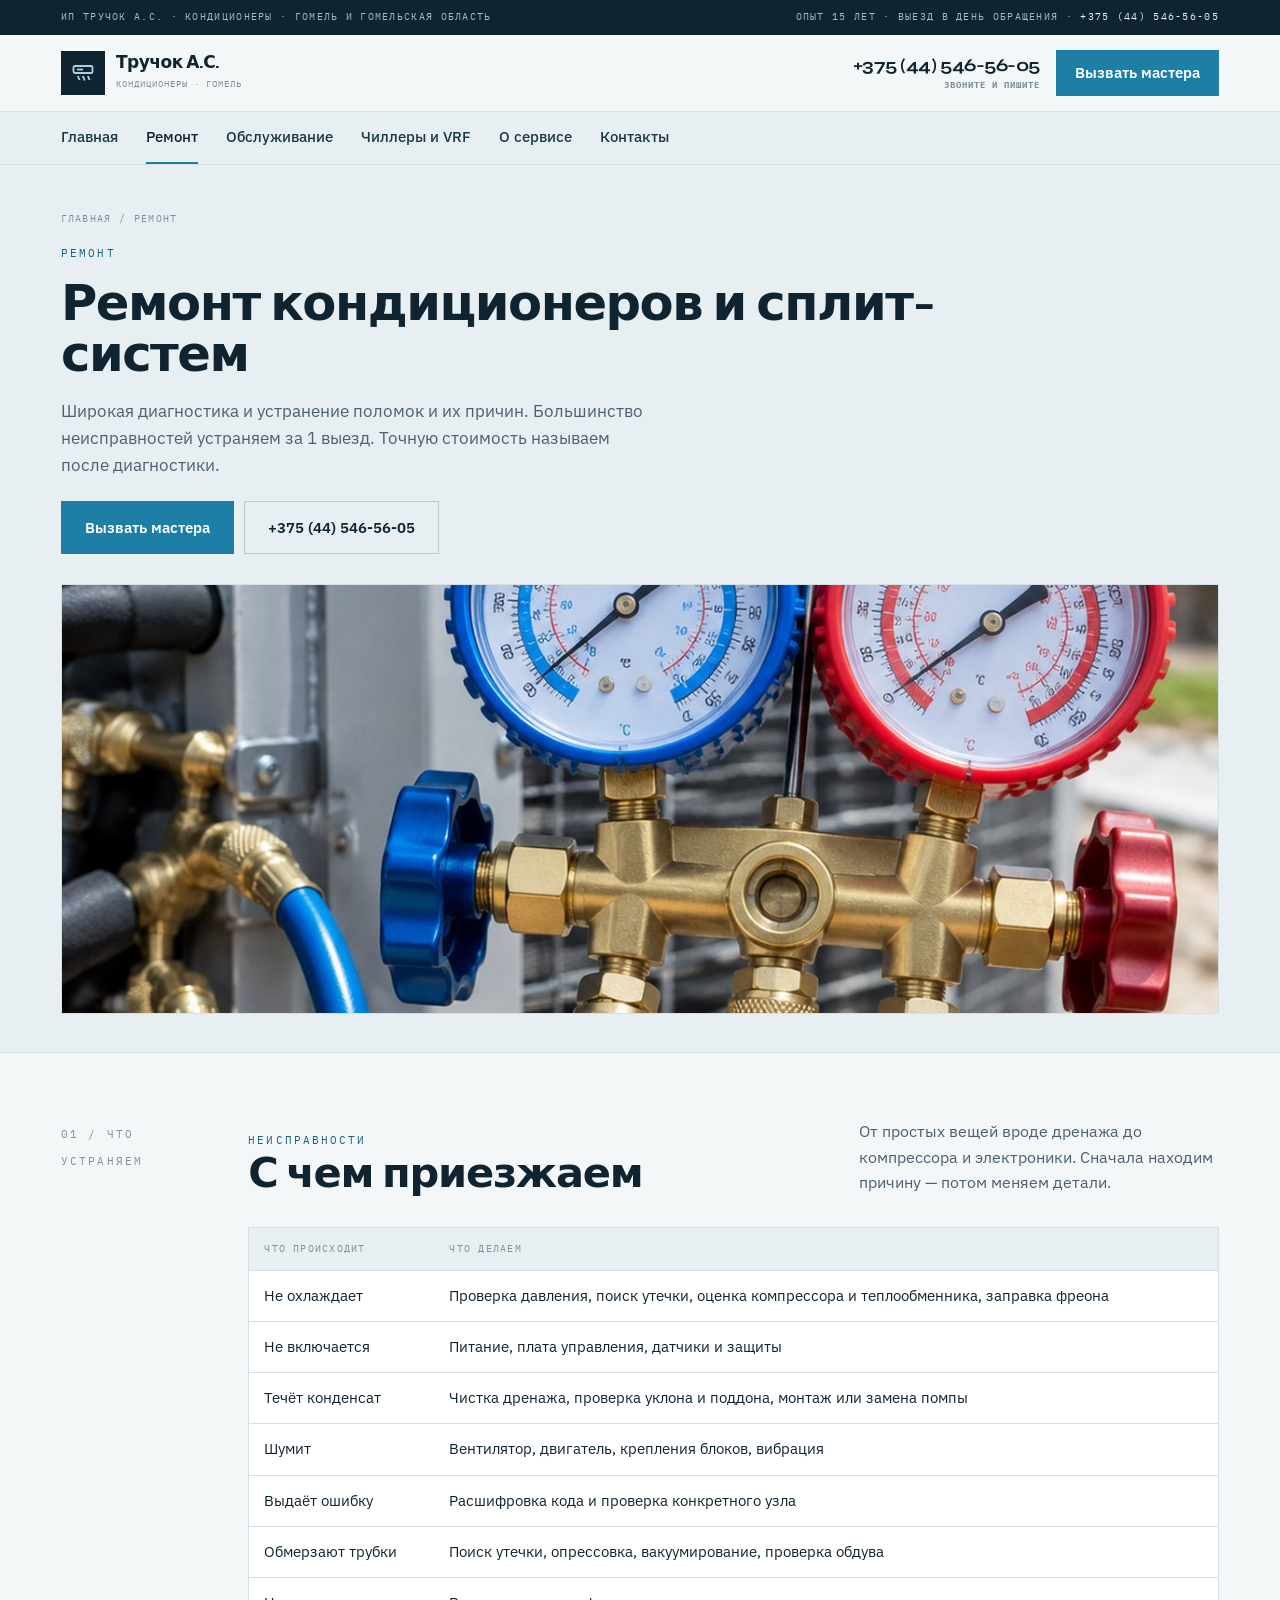
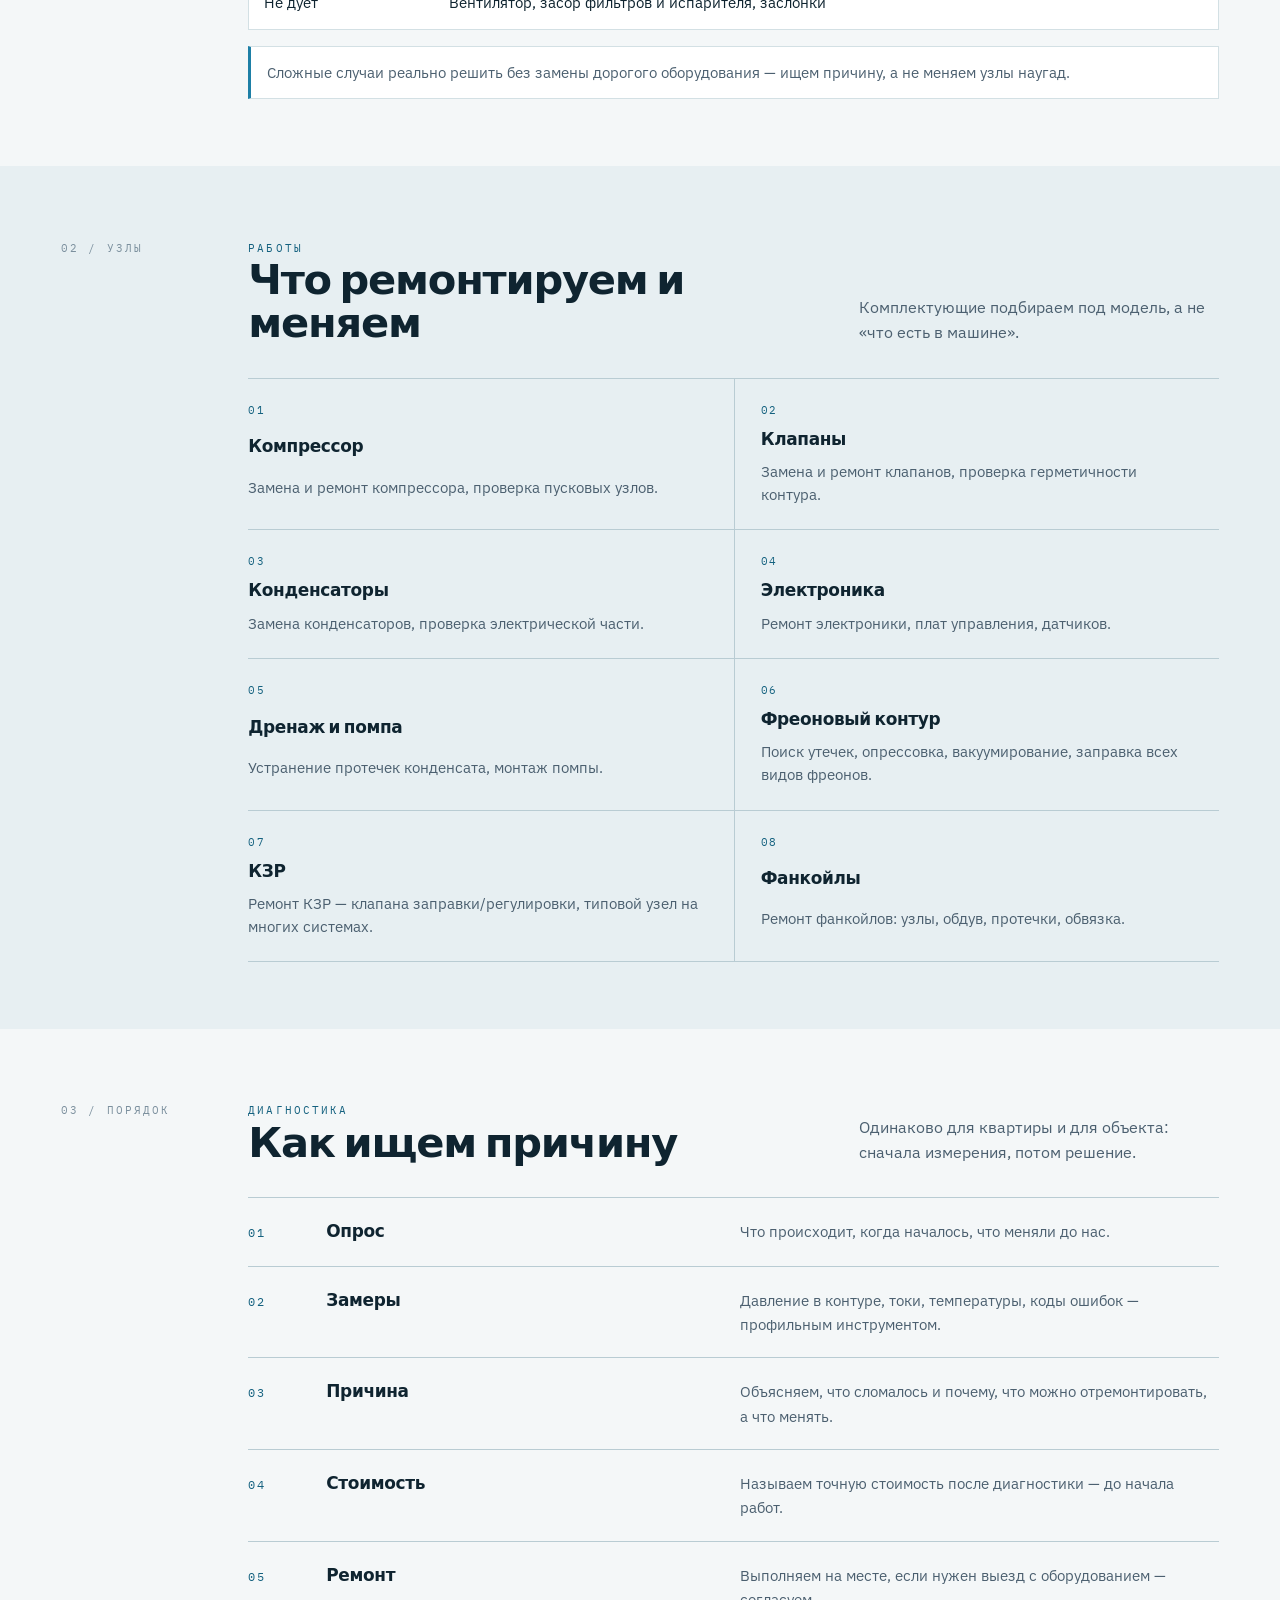
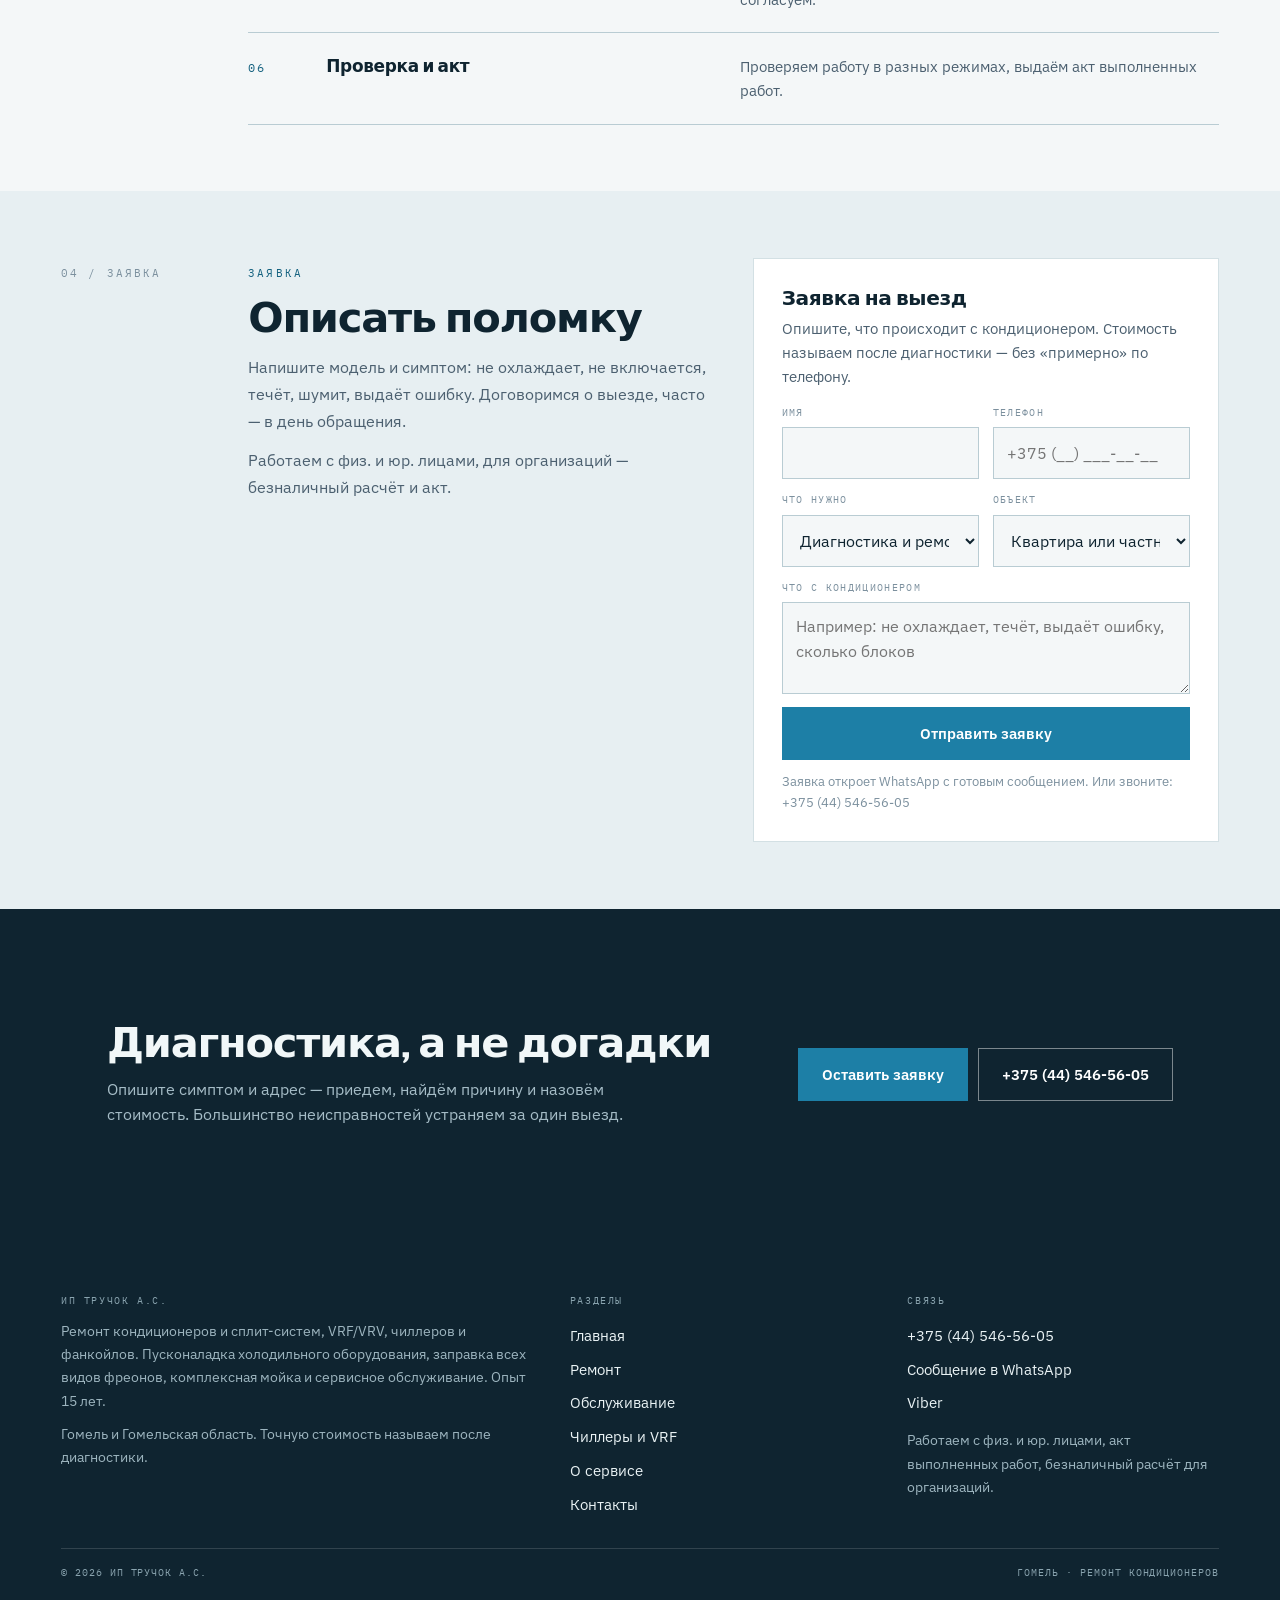
<file: remont.html>
<!DOCTYPE html>
<html lang="ru">
<head>
<meta charset="utf-8">
<meta name="viewport" content="width=device-width, initial-scale=1">
<title>Ремонт кондиционеров и сплит-систем в Гомеле — заправка фреона</title>
<meta name="description" content="Ремонт кондиционеров, сплит-систем и фанкойлов в Гомеле: диагностика, заправка всех видов фреонов, замена компрессора, клапанов, конденсаторов, ремонт электроники, устранение протечек конденсата.">
<meta property="og:title" content="Ремонт кондиционеров и сплит-систем в Гомеле — заправка фреона">
<meta property="og:description" content="Ремонт кондиционеров, сплит-систем и фанкойлов в Гомеле: диагностика, заправка всех видов фреонов, замена компрессора, клапанов, конденсаторов, ремонт электроники, устранение протечек конденсата.">
<meta property="og:image" content="assets/img/hero.jpg">
<meta property="og:type" content="website">
<link rel="icon" href="assets/img/favicon.svg" type="image/svg+xml">
<link rel="preconnect" href="https://fonts.googleapis.com">
<link rel="preconnect" href="https://fonts.gstatic.com" crossorigin>
<link href="https://fonts.googleapis.com/css2?family=Syne:wght@600;700;800&family=IBM+Plex+Sans:wght@400;500;600&family=IBM+Plex+Mono:wght@400;500&display=swap" rel="stylesheet">
<link rel="stylesheet" href="assets/css/site.css">
</head>
<body>

<div class="topbar"><div class="wrap topbar__in">
<span>ИП Тручок А.С. · кондиционеры · Гомель и Гомельская область</span>
<span>Опыт 15 лет · выезд в день обращения · <a href="tel:+375445465605">+375 (44) 546-56-05</a></span>
</div></div>

<header class="hdr"><div class="wrap hdr__in">
<a class="logo" href="index.html"><i><svg viewBox="0 0 24 24" width="24" height="24" fill="none" stroke="#A8D4E2" stroke-width="1.8"><rect x="2.5" y="5" width="19" height="7" rx="1.6"/><path d="M6 8.5h6"/><path d="M7 15c0 1.6 1.4 2.2 1.4 4M12 15c0 1.8 1.5 2.3 1.5 4.4M17 15c0 1.6 1.4 2.2 1.4 4"/></svg></i><span><b>Тручок А.С.</b><span class="sub">кондиционеры · Гомель</span></span></a>
<span class="hdr__sp"></span>
<a class="hdr__tel" href="tel:+375445465605">+375 (44) 546-56-05<span>звоните и пишите</span></a>
<a class="btn" href="index.html#zayavka">Вызвать мастера</a>
<button class="burger" id="burger" aria-label="Меню" aria-expanded="false" aria-controls="drawer"><span></span><span></span><span></span></button>
</div></header>

<nav class="nav" aria-label="Разделы"><div class="wrap nav__in"><a href="index.html">Главная</a><a href="remont.html" aria-current="page">Ремонт</a><a href="obsluzhivanie.html">Обслуживание</a><a href="holod.html">Чиллеры и VRF</a><a href="o-nas.html">О сервисе</a><a href="kontakty.html">Контакты</a></div></nav>
<main>
<section class="phead"><div class="wrap">
<div class="crumbs"><a href="index.html">Главная</a><span>/</span><span>Ремонт</span></div>
<span class="kick">Ремонт</span>
<h1>Ремонт кондиционеров и сплит-систем</h1>
<p class="phead__lead">Широкая диагностика и устранение поломок и их причин. Большинство неисправностей устраняем за 1 выезд. Точную стоимость называем после диагностики.</p>
<div class="phead__cta"><a class="btn" href="#zayavka">Вызвать мастера</a><a class="btn btn--ghost" href="tel:+375445465605">+375 (44) 546-56-05</a></div>
<div class="pimg"><img src="assets/img/freon.jpg" alt="Ремонт кондиционеров и сплит-систем" fetchpriority="high"></div>
</div></section>

<section class="band"><div class="wrap sect"><div class="sect__side"><span class="mono">01 / что устраняем</span></div><div class="sect__main">
<div class="sect__head"><div><span class="kick">Неисправности</span><h2>С чем приезжаем</h2></div><p>От простых вещей вроде дренажа до компрессора и электроники. Сначала находим причину — потом меняем детали.</p></div>
<table class="tbl"><thead><tr><th>Что происходит</th><th>Что делаем</th></tr></thead><tbody>
<tr><td>Не охлаждает</td><td>Проверка давления, поиск утечки, оценка компрессора и теплообменника, заправка фреона</td></tr>
<tr><td>Не включается</td><td>Питание, плата управления, датчики и защиты</td></tr>
<tr><td>Течёт конденсат</td><td>Чистка дренажа, проверка уклона и поддона, монтаж или замена помпы</td></tr>
<tr><td>Шумит</td><td>Вентилятор, двигатель, крепления блоков, вибрация</td></tr>
<tr><td>Выдаёт ошибку</td><td>Расшифровка кода и проверка конкретного узла</td></tr>
<tr><td>Обмерзают трубки</td><td>Поиск утечки, опрессовка, вакуумирование, проверка обдува</td></tr>
<tr><td>Не дует</td><td>Вентилятор, засор фильтров и испарителя, заслонки</td></tr>
</tbody></table>
<div class="note">Сложные случаи реально решить без замены дорогого оборудования — ищем причину, а не меняем узлы наугад.</div>
</div></div></section>

<section class="band band--alt"><div class="wrap sect"><div class="sect__side"><span class="mono">02 / узлы</span></div><div class="sect__main">
<div class="sect__head"><div><span class="kick">Работы</span><h2>Что ремонтируем и меняем</h2></div><p>Комплектующие подбираем под модель, а не «что есть в машине».</p></div>
<div class="adv">
<div><i>01</i><b>Компрессор</b><p>Замена и ремонт компрессора, проверка пусковых узлов.</p></div>
<div><i>02</i><b>Клапаны</b><p>Замена и ремонт клапанов, проверка герметичности контура.</p></div>
<div><i>03</i><b>Конденсаторы</b><p>Замена конденсаторов, проверка электрической части.</p></div>
<div><i>04</i><b>Электроника</b><p>Ремонт электроники, плат управления, датчиков.</p></div>
<div><i>05</i><b>Дренаж и помпа</b><p>Устранение протечек конденсата, монтаж помпы.</p></div>
<div><i>06</i><b>Фреоновый контур</b><p>Поиск утечек, опрессовка, вакуумирование, заправка всех видов фреонов.</p></div>
<div><i>07</i><b>КЗР</b><p>Ремонт КЗР — клапана заправки/регулировки, типовой узел на многих системах.</p></div>
<div><i>08</i><b>Фанкойлы</b><p>Ремонт фанкойлов: узлы, обдув, протечки, обвязка.</p></div>
</div>
</div></div></section>

<section class="band"><div class="wrap sect"><div class="sect__side"><span class="mono">03 / порядок</span></div><div class="sect__main">
<div class="sect__head"><div><span class="kick">Диагностика</span><h2>Как ищем причину</h2></div><p>Одинаково для квартиры и для объекта: сначала измерения, потом решение.</p></div>
<ol class="steps">
<li><span class="n">01</span><b>Опрос</b><p>Что происходит, когда началось, что меняли до нас.</p></li>
<li><span class="n">02</span><b>Замеры</b><p>Давление в контуре, токи, температуры, коды ошибок — профильным инструментом.</p></li>
<li><span class="n">03</span><b>Причина</b><p>Объясняем, что сломалось и почему, что можно отремонтировать, а что менять.</p></li>
<li><span class="n">04</span><b>Стоимость</b><p>Называем точную стоимость после диагностики — до начала работ.</p></li>
<li><span class="n">05</span><b>Ремонт</b><p>Выполняем на месте, если нужен выезд с оборудованием — согласуем.</p></li>
<li><span class="n">06</span><b>Проверка и акт</b><p>Проверяем работу в разных режимах, выдаём акт выполненных работ.</p></li>
</ol>
</div></div></section>

<section class="band band--alt"><div class="wrap sect"><div class="sect__side"><span class="mono">04 / заявка</span></div><div class="sect__main" id="zayavka">
<div class="two" style="align-items:start">
<div class="prose"><span class="kick">Заявка</span><h2 style="margin:12px 0 14px">Описать поломку</h2>
<p>Напишите модель и симптом: не охлаждает, не включается, течёт, шумит, выдаёт ошибку. Договоримся о выезде, часто — в день обращения.</p>
<p>Работаем с физ. и юр. лицами, для организаций — безналичный расчёт и акт.</p></div>
<div class="form">
<h3>Заявка на выезд</h3>
<p style="color:var(--body);font-size:14.8px;margin:6px 0 16px">Опишите, что происходит с кондиционером. Стоимость называем после диагностики — без «примерно» по телефону.</p>
<form data-wa="Прошу диагностику и ремонт." novalidate>
<div class="row">
<div class="fld"><label for="f-name">Имя</label><input id="f-name" name="name" type="text" autocomplete="name"></div>
<div class="fld"><label for="f-phone">Телефон</label><input id="f-phone" name="phone" type="tel" autocomplete="tel" placeholder="+375 (__) ___-__-__" required></div>
</div>
<div class="row">
<div class="fld"><label for="f-what">Что нужно</label>
<select id="f-what" name="what">
<option>Диагностика и ремонт</option>
<option>Мойка и сервисное обслуживание</option>
<option>Заправка фреона</option>
<option>Обслуживание чиллера / VRF</option>
<option>Ремонт фанкойла</option>
<option>Холодильное оборудование</option>
<option>Не знаю, нужна консультация</option>
</select></div>
<div class="fld"><label for="f-object">Объект</label>
<select id="f-object" name="object">
<option>Квартира или частный дом</option>
<option>Офис / бизнес-центр</option>
<option>Ресторан, кафе</option>
<option>Магазин, торговое помещение</option>
<option>Автосервис / производство</option>
</select></div>
</div>
<div class="fld"><label for="f-msg">Что с кондиционером</label><textarea id="f-msg" name="message" placeholder="Например: не охлаждает, течёт, выдаёт ошибку, сколько блоков"></textarea></div>
<button class="btn" type="submit" style="width:100%">Отправить заявку</button>
<div class="formout" aria-live="polite"></div>
<p class="hint">Заявка откроет WhatsApp с готовым сообщением. Или звоните: +375 (44) 546-56-05</p>
</form>
</div>
</div>
</div></div></section>
<section class="band band--dark"><div class="wrap"><div class="cta">
<div><h2>Диагностика, а не догадки</h2><p>Опишите симптом и адрес — приедем, найдём причину и назовём стоимость. Большинство неисправностей устраняем за один выезд.</p></div>
<div class="cta__act"><a class="btn" href="#zayavka">Оставить заявку</a><a class="btn btn--w" href="tel:+375445465605">+375 (44) 546-56-05</a></div>
</div></div></section>

</main>

<footer class="foot"><div class="wrap">
<div class="foot__grid">
<div><h4>ИП Тручок А.С.</h4>
<p>Ремонт кондиционеров и сплит-систем, VRF/VRV, чиллеров и фанкойлов. Пусконаладка холодильного оборудования, заправка всех видов фреонов, комплексная мойка и сервисное обслуживание. Опыт 15 лет.</p>
<p style="margin-top:10px">Гомель и Гомельская область. Точную стоимость называем после диагностики.</p></div>
<div><h4>Разделы</h4><a href="index.html">Главная</a><a href="remont.html">Ремонт</a><a href="obsluzhivanie.html">Обслуживание</a><a href="holod.html">Чиллеры и VRF</a><a href="o-nas.html">О сервисе</a><a href="kontakty.html">Контакты</a></div>
<div><h4>Связь</h4>
<a href="tel:+375445465605">+375 (44) 546-56-05</a>
<a href="https://wa.me/375445465605" target="_blank" rel="noopener">Сообщение в WhatsApp</a>
<a href="viber://chat?number=%2B375445465605">Viber</a>
<p style="margin-top:8px">Работаем с физ. и юр. лицами, акт выполненных работ, безналичный расчёт для организаций.</p></div>
</div>
<div class="foot__bot"><span>© <span data-year>2026</span> ИП Тручок А.С.</span><span>Гомель · ремонт кондиционеров</span></div>
</div></footer>

<div class="fbar">
<a href="tel:+375445465605"><svg viewBox="0 0 24 24"><path d="M5 4h4l2 5-2.5 1.5a12 12 0 0 0 5 5L15 13l5 2v4a2 2 0 0 1-2 2A16 16 0 0 1 3 6a2 2 0 0 1 2-2z"/></svg>Позвонить</a>
<a href="https://wa.me/375445465605" target="_blank" rel="noopener"><svg viewBox="0 0 24 24"><path d="M12 3c5 0 9 3.4 9 7.6 0 4.2-4 7.6-9 7.6-1 0-2-.1-2.9-.4L5 20l.8-3.2C4.1 15.3 3 13.1 3 10.6 3 6.4 7 3 12 3z"/></svg>WhatsApp</a>
<a href="index.html#zayavka"><svg viewBox="0 0 24 24"><path d="M4 6h16v12H4z"/><path d="M4 7l8 6 8-6"/></svg>Заявка</a>
</div>

<div class="drawer" id="drawer" data-open="false" aria-hidden="true"><div class="drawer__inner">
<div class="drawer__top"><span class="mono">Меню</span><button class="drawer__close" id="drawerClose" aria-label="Закрыть меню"></button></div>
<a class="dl" href="index.html">Главная</a><a class="dl" href="remont.html">Ремонт</a><a class="dl" href="obsluzhivanie.html">Обслуживание</a><a class="dl" href="holod.html">Чиллеры и VRF</a><a class="dl" href="o-nas.html">О сервисе</a><a class="dl" href="kontakty.html">Контакты</a>
<a class="btn" href="tel:+375445465605" style="margin-top:18px">Позвонить: +375 (44) 546-56-05</a>
</div></div>

<script src="assets/js/main.js" defer></script>
</body></html>
</file>
<file: assets/css/site.css>
/* ИП Тручок А.С. · ремонт и обслуживание кондиционеров · Гомель */
:root{
  --ink:#0F2430; --ink-2:#1B3745; --body:#4C6070; --muted:#7C909E;
  --paper:#F4F7F8; --paper-2:#E7EFF2; --paper-3:#D5E3E8; --white:#fff;
  --line:#D3E0E4; --line-2:#B9CCD3;
  --sky:#1D7FA6; --sky-d:#14617F; --sky-l:#A8D4E2; --frost:#EAF5F8;
  --f-d:"Syne",system-ui,sans-serif;
  --f-t:"IBM Plex Sans",system-ui,-apple-system,Segoe UI,Roboto,sans-serif;
  --f-m:"IBM Plex Mono",ui-monospace,SFMono-Regular,Menlo,monospace;
  --wrap:1230px;
}
*,*::before,*::after{box-sizing:border-box}
html{-webkit-text-size-adjust:100%}
body{margin:0;background:var(--paper);color:var(--ink);font-family:var(--f-t);font-size:16.5px;line-height:1.62;-webkit-font-smoothing:antialiased}
img{display:block;max-width:100%}
a{color:inherit;text-decoration:none}
button,input,select,textarea{font:inherit}
h1,h2,h3,h4{margin:0;font-family:var(--f-d);font-weight:700;line-height:1.04;letter-spacing:-.03em}
h1{font-size:clamp(2.1rem,5vw,4rem)}
h2{font-size:clamp(1.6rem,3.3vw,2.6rem)}
h3{font-size:clamp(1.08rem,1.6vw,1.26rem);line-height:1.2;letter-spacing:-.02em}
p{margin:0}
.wrap{width:100%;max-width:var(--wrap);margin:0 auto;padding:0 clamp(17px,3.3vw,36px)}
.kick,.mono{font-family:var(--f-m);font-size:10.5px;letter-spacing:.2em;text-transform:uppercase;color:var(--muted)}
.kick{color:var(--sky-d)}

/* кнопки */
.btn{display:inline-flex;align-items:center;justify-content:center;gap:9px;min-height:53px;padding:0 23px;background:var(--sky);color:#fff;border:1px solid var(--sky);font-weight:600;font-size:15.4px;cursor:pointer;transition:.16s}
.btn:hover{background:var(--sky-d);border-color:var(--sky-d)}
.btn--ink{background:var(--ink);border-color:var(--ink);color:#F2F7F8}
.btn--ink:hover{background:var(--ink-2);border-color:var(--ink-2)}
.btn--ghost{background:transparent;color:var(--ink);border-color:var(--line-2)}
.btn--ghost:hover{background:#fff;border-color:var(--ink);color:var(--ink)}
.btn--w{background:transparent;color:#fff;border-color:rgba(255,255,255,.45)}
.btn--w:hover{background:rgba(255,255,255,.12);border-color:#fff}

/* шапка */
.topbar{background:var(--ink);color:#A5BCC6;font-family:var(--f-m);font-size:10px;letter-spacing:.13em;text-transform:uppercase}
.topbar__in{display:flex;justify-content:space-between;gap:10px;min-height:35px;align-items:center;flex-wrap:wrap}
.topbar a{color:#E9F2F4}
.hdr{position:sticky;top:0;z-index:90;background:rgba(244,247,248,.96);backdrop-filter:blur(9px);border-bottom:1px solid var(--line)}
.hdr__in{display:flex;align-items:center;gap:16px;min-height:76px}
.logo{display:flex;align-items:center;gap:11px;min-width:0}
.logo i{width:44px;height:44px;background:var(--ink);display:grid;place-items:center;flex:none}
.logo b{display:block;font-family:var(--f-d);font-weight:700;font-size:17px;letter-spacing:-.03em;line-height:1.1}
.logo .sub{display:block;font-family:var(--f-m);font-size:9px;letter-spacing:.11em;text-transform:uppercase;color:var(--muted);margin-top:4px}
.hdr__sp{flex:1}
.hdr__tel{font-family:var(--f-d);font-weight:700;font-size:18px;letter-spacing:-.025em;line-height:1.1;text-align:right}
.hdr__tel span{display:block;font-family:var(--f-m);font-size:9px;letter-spacing:.11em;text-transform:uppercase;color:var(--muted);margin-top:5px}
.hdr .btn{min-height:46px;padding:0 18px;font-size:14.5px}
.burger{display:none;width:46px;height:46px;border:1px solid var(--line-2);background:transparent;position:relative;cursor:pointer;flex:none}
.burger span{position:absolute;left:12px;right:12px;height:1.5px;background:var(--ink)}
.burger span:nth-child(1){top:16px}.burger span:nth-child(2){top:22px}.burger span:nth-child(3){top:28px}
.nav{border-bottom:1px solid var(--line);background:var(--paper-2)}
.nav__in{display:flex;gap:clamp(12px,2.2vw,28px);overflow-x:auto;scrollbar-width:none}
.nav__in::-webkit-scrollbar{display:none}
.nav a{padding:13px 0;font-size:14.6px;font-weight:500;color:var(--ink-2);white-space:nowrap;border-bottom:2px solid transparent}
.nav a:hover{color:var(--sky-d)}
.nav a[aria-current="page"]{border-color:var(--sky);color:var(--ink)}

/* HERO */
.hero{position:relative;background:linear-gradient(180deg,#F7FAFB,#EAF1F4);border-bottom:1px solid var(--line);overflow:hidden}
.hero__grid{display:grid;gap:0}
@media(min-width:960px){.hero__grid{grid-template-columns:minmax(0,1.02fr) minmax(0,.98fr);align-items:stretch}}
.hero__txt{padding:clamp(30px,4.6vw,64px) clamp(17px,4vw,48px) clamp(26px,3.4vw,44px)}
.hero h1{margin-top:16px;max-width:22ch}
.hero h1 em{font-style:normal;color:var(--sky)}
.hero__lead{margin-top:18px;max-width:48ch;font-size:clamp(1rem,1.3vw,1.1rem);color:var(--body)}
.hero__cta{display:flex;flex-wrap:wrap;gap:10px;margin-top:24px}
.hero__tags{display:flex;flex-wrap:wrap;gap:7px;margin-top:18px}
.hero__tags span{font-family:var(--f-m);font-size:10px;letter-spacing:.08em;text-transform:uppercase;padding:7px 10px;background:#fff;border:1px solid var(--line-2);color:var(--ink-2)}
.hero__img{position:relative;min-height:clamp(300px,42vw,560px);overflow:hidden;background:var(--paper-3)}
.hero__img img{position:absolute;inset:0;width:100%;height:100%;object-fit:cover}
.hero__badge{position:absolute;left:clamp(14px,2vw,24px);bottom:clamp(14px,2vw,24px);background:rgba(15,36,48,.92);color:#EAF2F4;padding:14px 17px;max-width:270px}
.hero__badge b{display:block;font-family:var(--f-d);font-weight:700;font-size:1.2rem;letter-spacing:-.02em;line-height:1.15}
.hero__badge span{display:block;font-family:var(--f-m);font-size:9.5px;letter-spacing:.1em;text-transform:uppercase;color:#9FB8C2;margin-top:6px;line-height:1.5}

/* секции */
.band{padding:clamp(38px,5.2vw,74px) 0}
.band--alt{background:var(--paper-2)}
.band--white{background:#fff}
.band--dark{background:var(--ink);color:#CADBE2}
.band--dark h2,.band--dark h3{color:#F1F7F8}
.band--dark .kick{color:var(--sky-l)}
.band--dark .mono{color:#8FA9B4}
.sect{display:grid;gap:clamp(16px,2.6vw,34px)}
@media(min-width:1000px){.sect{grid-template-columns:154px minmax(0,1fr)}.sect__side .mono{position:sticky;top:100px}}
@media(max-width:999px){.sect__side{display:none}}
.sect__head{display:grid;gap:14px;margin-bottom:clamp(20px,2.8vw,32px)}
@media(min-width:840px){.sect__head{grid-template-columns:minmax(0,1fr) minmax(0,360px);align-items:end;gap:34px}}
.sect__head p{font-size:15.6px;color:var(--body)}
.band--dark .sect__head p{color:#A5BCC6}

/* симптомы */
.sym{display:grid;gap:0;border:1px solid var(--line);background:#fff}
@media(min-width:900px){.sym{grid-template-columns:minmax(0,.86fr) minmax(0,1.14fr)}}
.sym__list{display:flex;flex-direction:column;border-bottom:1px solid var(--line)}
@media(min-width:900px){.sym__list{border-bottom:0;border-right:1px solid var(--line)}}
.sym__list button{display:flex;align-items:center;justify-content:space-between;gap:12px;width:100%;text-align:left;background:none;border:0;border-bottom:1px solid var(--line);padding:16px 18px;font-family:var(--f-d);font-weight:600;font-size:1rem;letter-spacing:-.02em;color:var(--ink);cursor:pointer;transition:.15s}
.sym__list button:last-child{border-bottom:0}
.sym__list button span{font-family:var(--f-m);font-size:10px;letter-spacing:.1em;color:var(--muted)}
.sym__list button:hover{background:var(--frost)}
.sym__list button[aria-selected="true"]{background:var(--ink);color:#fff}
.sym__list button[aria-selected="true"] span{color:var(--sky-l)}
.sym__panel{padding:clamp(18px,2.6vw,30px);display:flex;flex-direction:column;gap:12px}
.sym__panel h3{font-size:clamp(1.15rem,2vw,1.45rem)}
.sym__panel .lbl{font-family:var(--f-m);font-size:9.5px;letter-spacing:.14em;text-transform:uppercase;color:var(--sky-d)}
.sym__panel p{font-size:15.2px;color:var(--body)}
.sym__panel ul{list-style:none;margin:0;padding:0;border-top:1px solid var(--line)}
.sym__panel li{padding:9px 0;border-bottom:1px solid var(--line);font-size:14.9px;color:var(--ink-2);display:flex;gap:9px}
.sym__panel li::before{content:"→";color:var(--sky);flex:none}
.sym__cta{margin-top:auto;padding-top:12px}

/* услуги */
.grid3{display:grid;gap:14px}
@media(min-width:700px){.grid3{grid-template-columns:1fr 1fr}}
@media(min-width:1040px){.grid3{grid-template-columns:repeat(3,1fr)}}
.card{background:#fff;border:1px solid var(--line);display:flex;flex-direction:column;transition:.18s}
.card:hover{border-color:var(--line-2);transform:translateY(-2px)}
.card__img{overflow:hidden;aspect-ratio:16/11;background:var(--paper-2)}
.card__img img{width:100%;height:100%;object-fit:cover;transition:.5s}
.card:hover .card__img img{transform:scale(1.04)}
.card__b{padding:18px 20px 20px;display:flex;flex-direction:column;gap:9px;flex:1}
.card__b p{font-size:14.9px;color:var(--body);line-height:1.55}
.card__more{margin-top:auto;padding-top:12px;font-family:var(--f-m);font-size:10.5px;letter-spacing:.14em;text-transform:uppercase;color:var(--ink)}
.card__more::after{content:" →"}
.tags{display:flex;flex-wrap:wrap;gap:6px}
.tags span{font-family:var(--f-m);font-size:9.5px;letter-spacing:.06em;padding:5px 8px;background:var(--frost);border:1px solid var(--line);color:var(--sky-d)}

/* позиционирование */
.quote{background:var(--ink);color:#CFE0E6;padding:clamp(26px,4vw,52px)}
.quote b{display:block;font-family:var(--f-d);font-weight:700;font-size:clamp(1.4rem,3.2vw,2.4rem);letter-spacing:-.03em;line-height:1.12;color:#fff;max-width:24ch}
.quote b i{font-style:normal;color:var(--sky-l)}
.quote p{margin-top:16px;font-size:clamp(1rem,1.3vw,1.08rem);color:#B7CCD4;max-width:58ch}
.quote__row{display:grid;gap:22px}
@media(min-width:900px){.quote__row{grid-template-columns:1.15fr .85fr;align-items:center}}
.quote__facts{display:grid;gap:1px;background:rgba(255,255,255,.14);border:1px solid rgba(255,255,255,.14)}
.quote__facts div{background:rgba(15,36,48,.6);padding:14px 16px;display:flex;justify-content:space-between;gap:12px;align-items:baseline}
.quote__facts span{font-size:14px;color:#B7CCD4}
.quote__facts b{font-family:var(--f-d);font-weight:700;font-size:1rem;color:#fff;letter-spacing:-.02em}

/* цифры */
.facts{display:grid;gap:1px;background:var(--line);border:1px solid var(--line)}
@media(min-width:680px){.facts{grid-template-columns:1fr 1fr}}
@media(min-width:1040px){.facts{grid-template-columns:repeat(4,1fr)}}
.facts div{background:#fff;padding:20px 22px}
.facts b{display:block;font-family:var(--f-d);font-weight:700;font-size:clamp(1.4rem,2.5vw,1.95rem);letter-spacing:-.03em;line-height:1}
.facts span{display:block;font-size:13.6px;color:var(--body);margin-top:8px;line-height:1.45}

/* оборудование */
.eq{display:grid;gap:1px;background:var(--line);border:1px solid var(--line)}
@media(min-width:640px){.eq{grid-template-columns:1fr 1fr}}
@media(min-width:1020px){.eq{grid-template-columns:repeat(5,1fr)}}
.eq div{background:#fff;padding:18px 18px 20px}
.eq b{display:block;font-family:var(--f-d);font-weight:700;font-size:1rem;letter-spacing:-.02em}
.eq p{font-size:13.9px;color:var(--body);margin-top:6px;line-height:1.45}

/* объекты */
.obj{display:grid;gap:10px;grid-template-columns:repeat(auto-fill,minmax(148px,1fr))}
.obj div{background:#fff;border:1px solid var(--line);padding:16px 15px;display:flex;flex-direction:column;gap:8px}
.obj svg{width:22px;height:22px;fill:none;stroke:var(--sky);stroke-width:1.7}
.obj b{font-family:var(--f-d);font-weight:600;font-size:.98rem;letter-spacing:-.02em;line-height:1.2}

/* этапы */
.steps{list-style:none;margin:0;padding:0;border-top:1px solid var(--line-2)}
.steps li{display:grid;gap:8px;padding:20px 0;border-bottom:1px solid var(--line-2)}
@media(min-width:760px){.steps li{grid-template-columns:56px minmax(0,.9fr) minmax(0,1.1fr);gap:22px;align-items:baseline}}
.steps .n{font-family:var(--f-m);font-size:11.5px;letter-spacing:.14em;color:var(--sky-d)}
.steps b{font-family:var(--f-d);font-weight:600;font-size:1.06rem;letter-spacing:-.02em}
.steps p{font-size:15px;color:var(--body)}
.band--dark .steps,.band--dark .steps li{border-color:rgba(255,255,255,.15)}
.band--dark .steps p{color:#A5BCC6}
.band--dark .steps .n{color:var(--sky-l)}

/* преимущества */
.adv{display:grid;gap:0;border-top:1px solid var(--line-2)}
@media(min-width:700px){.adv{grid-template-columns:1fr 1fr}}
.adv>div{padding:21px 0;border-bottom:1px solid var(--line-2);display:grid;gap:7px}
@media(min-width:700px){.adv>div{padding:23px 26px 23px 0}.adv>div:nth-child(even){padding-left:26px;border-left:1px solid var(--line-2)}}
.adv i{font-family:var(--f-m);font-style:normal;font-size:10.5px;letter-spacing:.16em;color:var(--sky-d)}
.adv b{font-family:var(--f-d);font-weight:600;font-size:1.06rem;letter-spacing:-.02em}
.adv p{font-size:14.9px;color:var(--body);line-height:1.55}
.band--dark .adv,.band--dark .adv>div{border-color:rgba(255,255,255,.15)}
.band--dark .adv p{color:#A5BCC6}

/* списки, заметки */
ul.clean{list-style:none;margin:0;padding:0}
.cols2{display:grid;gap:0 30px}
@media(min-width:640px){.cols2{grid-template-columns:1fr 1fr}}
.cols2 li{display:flex;gap:10px;font-size:15.2px;color:var(--ink-2);line-height:1.5;padding:8px 0;border-bottom:1px solid var(--line)}
.cols2 li::before{content:"·";color:var(--sky);font-weight:700;flex:none}
.note{display:flex;gap:12px;align-items:flex-start;margin-top:16px;padding:14px 16px;background:#fff;border:1px solid var(--line);border-left:3px solid var(--sky);font-size:14.7px;color:var(--body)}
.band--dark .note{background:rgba(255,255,255,.06);border-color:rgba(255,255,255,.18);border-left-color:var(--sky-l);color:#C4D6DD}

/* таблица */
.tbl{width:100%;border-collapse:collapse;background:#fff;border:1px solid var(--line)}
.tbl th,.tbl td{text-align:left;padding:13px 15px;border-bottom:1px solid var(--line);font-size:15px;vertical-align:top}
.tbl th{font-family:var(--f-m);font-weight:400;font-size:9.5px;letter-spacing:.13em;text-transform:uppercase;color:var(--muted);background:var(--paper-2)}
.tbl tr:last-child td{border-bottom:0}

/* фото */
.strip{display:grid;gap:10px}
@media(min-width:800px){.strip{grid-template-columns:repeat(3,1fr)}}
.strip figure{margin:0;position:relative;overflow:hidden;background:var(--paper-3)}
.strip img{width:100%;height:100%;aspect-ratio:4/3;object-fit:cover;transition:.55s}
.strip figure:hover img{transform:scale(1.04)}
.strip figcaption{position:absolute;left:0;bottom:0;padding:8px 12px;background:rgba(15,36,48,.86);color:#EAF2F4;font-family:var(--f-m);font-size:9.5px;letter-spacing:.12em;text-transform:uppercase}

/* FAQ */
.faq{border-top:1px solid var(--line-2)}
.faq__i{border-bottom:1px solid var(--line-2)}
.faq__q{width:100%;display:flex;justify-content:space-between;gap:16px;align-items:center;padding:18px 0;background:none;border:0;color:var(--ink);font-family:var(--f-d);font-weight:600;font-size:1.02rem;text-align:left;cursor:pointer;letter-spacing:-.02em}
.faq__q i{flex:none;width:26px;height:26px;border:1px solid var(--line-2);position:relative}
.faq__q i::before,.faq__q i::after{content:"";position:absolute;background:var(--sky-d);left:50%;top:50%;transform:translate(-50%,-50%)}
.faq__q i::before{width:11px;height:2px}
.faq__q i::after{width:2px;height:11px;transition:.2s}
.faq__i[data-open="true"] .faq__q i::after{transform:translate(-50%,-50%) scaleY(0)}
.faq__a{display:none;padding:0 0 20px;max-width:76ch;font-size:15.2px;color:var(--body)}
.faq__i[data-open="true"] .faq__a{display:block}

/* CTA */
.cta{background:var(--ink);color:#CADBE2;padding:clamp(26px,3.8vw,46px);display:grid;gap:22px}
@media(min-width:900px){.cta{grid-template-columns:1.25fr .75fr;align-items:center;gap:40px}}
.cta h2{color:#F1F7F8;max-width:26ch}
.cta p{margin-top:12px;color:#A5BCC6;font-size:15.6px;max-width:54ch}
.cta__act{display:flex;flex-wrap:wrap;gap:10px}
@media(min-width:900px){.cta__act{justify-content:flex-end}}

/* форма */
.form{background:#fff;border:1px solid var(--line);padding:clamp(18px,2.5vw,28px)}
.fld{display:grid;gap:7px;margin-bottom:13px}
.fld label{font-family:var(--f-m);font-size:9.5px;letter-spacing:.14em;text-transform:uppercase;color:var(--muted)}
.fld input,.fld select,.fld textarea{width:100%;min-height:52px;background:var(--paper);border:1px solid var(--line-2);color:var(--ink);padding:11px 13px;font-size:15.5px;border-radius:0}
.fld textarea{min-height:92px;resize:vertical}
.fld input:focus,.fld select:focus,.fld textarea:focus{outline:2px solid var(--sky);outline-offset:1px;border-color:var(--sky)}
.row{display:grid;gap:0 14px}
@media(min-width:640px){.row{grid-template-columns:1fr 1fr}}
.formout{margin-top:12px;font-size:14.4px;color:#1F6B4C}
.msg--err{color:#A03327}
.hint{font-size:12.8px;color:var(--muted);margin-top:10px}

/* контакты */
.ct-grid{display:grid;gap:14px}
@media(min-width:820px){.ct-grid{grid-template-columns:1fr 1fr}}
.ct-card{background:#fff;border:1px solid var(--line);padding:clamp(18px,2.4vw,28px)}
.ct-card h3{margin:8px 0}
.ct-card a.big{display:block;font-family:var(--f-d);font-weight:700;font-size:clamp(1.3rem,2.4vw,1.6rem);letter-spacing:-.03em;margin-top:6px}
.ct-card a.big:hover{color:var(--sky-d)}
.ct-card p{font-size:15px;color:var(--body)}
.map{border:1px solid var(--line);overflow:hidden;background:#fff}
.map iframe{display:block;width:100%;height:390px;border:0}

/* подвал */
.foot{background:var(--ink);color:#C0D3DA;padding:clamp(34px,4.4vw,58px) 0 22px}
.foot__grid{display:grid;gap:26px}
@media(min-width:860px){.foot__grid{grid-template-columns:1.55fr 1fr 1fr}}
.foot h4{font-family:var(--f-m);font-weight:400;font-size:10px;letter-spacing:.16em;text-transform:uppercase;color:#8AA4AF;margin-bottom:12px}
.foot a{display:block;padding:5px 0;font-size:14.8px;color:#E9F2F4}
.foot a:hover{color:#fff}
.foot p{font-size:14.4px;color:#9DB5BF}
.foot__bot{display:flex;justify-content:space-between;gap:14px;flex-wrap:wrap;margin-top:26px;padding-top:16px;border-top:1px solid rgba(255,255,255,.14);font-family:var(--f-m);font-size:9.5px;letter-spacing:.1em;text-transform:uppercase;color:#8AA4AF}

/* мобильная панель и меню */
.fbar{display:none}
@media(max-width:900px){
  .burger{display:block}.hdr__tel,.hdr .btn{display:none}
  .fbar{display:grid;grid-template-columns:repeat(3,1fr);position:fixed;left:0;right:0;bottom:0;z-index:80;background:var(--ink);border-top:1px solid rgba(255,255,255,.16);padding-bottom:env(safe-area-inset-bottom)}
  .fbar a{display:flex;flex-direction:column;align-items:center;justify-content:center;gap:5px;min-height:58px;padding:8px 4px;font-family:var(--f-m);font-size:9px;letter-spacing:.08em;text-transform:uppercase;color:#E9F2F4;border-right:1px solid rgba(255,255,255,.12)}
  .fbar a:last-child{border-right:0;background:var(--sky);color:#fff}
  .fbar svg{width:19px;height:19px;fill:none;stroke:currentColor;stroke-width:1.7}
  body{padding-bottom:62px}
}
.drawer{position:fixed;inset:0;z-index:140;display:none;background:rgba(15,36,48,.68)}
.drawer[data-open="true"]{display:block}
.drawer__inner{position:fixed;inset:0;background:var(--paper);padding:16px;overflow-y:auto;display:flex;flex-direction:column}
.drawer__top{display:flex;justify-content:space-between;align-items:center;padding-bottom:12px;border-bottom:1px solid var(--line);margin-bottom:6px}
.drawer a.dl{display:flex;align-items:center;min-height:56px;border-bottom:1px solid var(--line);font-family:var(--f-d);font-weight:600;font-size:19px;letter-spacing:-.02em}
.drawer__close{width:50px;height:50px;border:1px solid var(--line-2);background:none;position:relative;cursor:pointer}
.drawer__close::before,.drawer__close::after{content:"";position:absolute;left:14px;right:14px;top:50%;height:2px;background:var(--ink)}
.drawer__close::before{transform:rotate(45deg)}
.drawer__close::after{transform:rotate(-45deg)}

/* страницы */
.phead{padding:clamp(26px,3.8vw,46px) 0 clamp(24px,3.2vw,38px);background:var(--paper-2);border-bottom:1px solid var(--line)}
.crumbs{display:flex;gap:8px;flex-wrap:wrap;font-family:var(--f-m);font-size:9.5px;letter-spacing:.12em;text-transform:uppercase;color:var(--muted);margin-bottom:12px}
.crumbs a:hover{color:var(--sky-d)}
.phead h1{margin-top:14px;max-width:26ch;font-size:clamp(1.8rem,4.2vw,3.1rem)}
.phead__lead{margin-top:16px;max-width:60ch;font-size:clamp(1rem,1.3vw,1.1rem);color:var(--body)}
.phead__cta{display:flex;flex-wrap:wrap;gap:10px;margin-top:22px}
.pimg{margin-top:clamp(20px,2.6vw,30px);border:1px solid var(--line);overflow:hidden}
.pimg img{width:100%;aspect-ratio:2.7;object-fit:cover}
.two{display:grid;gap:24px}
@media(min-width:880px){.two{grid-template-columns:1fr 1fr;gap:38px}}
.prose p{font-size:15.9px;color:var(--body);line-height:1.7}
.prose p+p{margin-top:12px}
.prose h3{margin-bottom:10px}
[hidden]{display:none!important}
@media(prefers-reduced-motion:reduce){*{transition:none!important;animation:none!important}}
</file>
